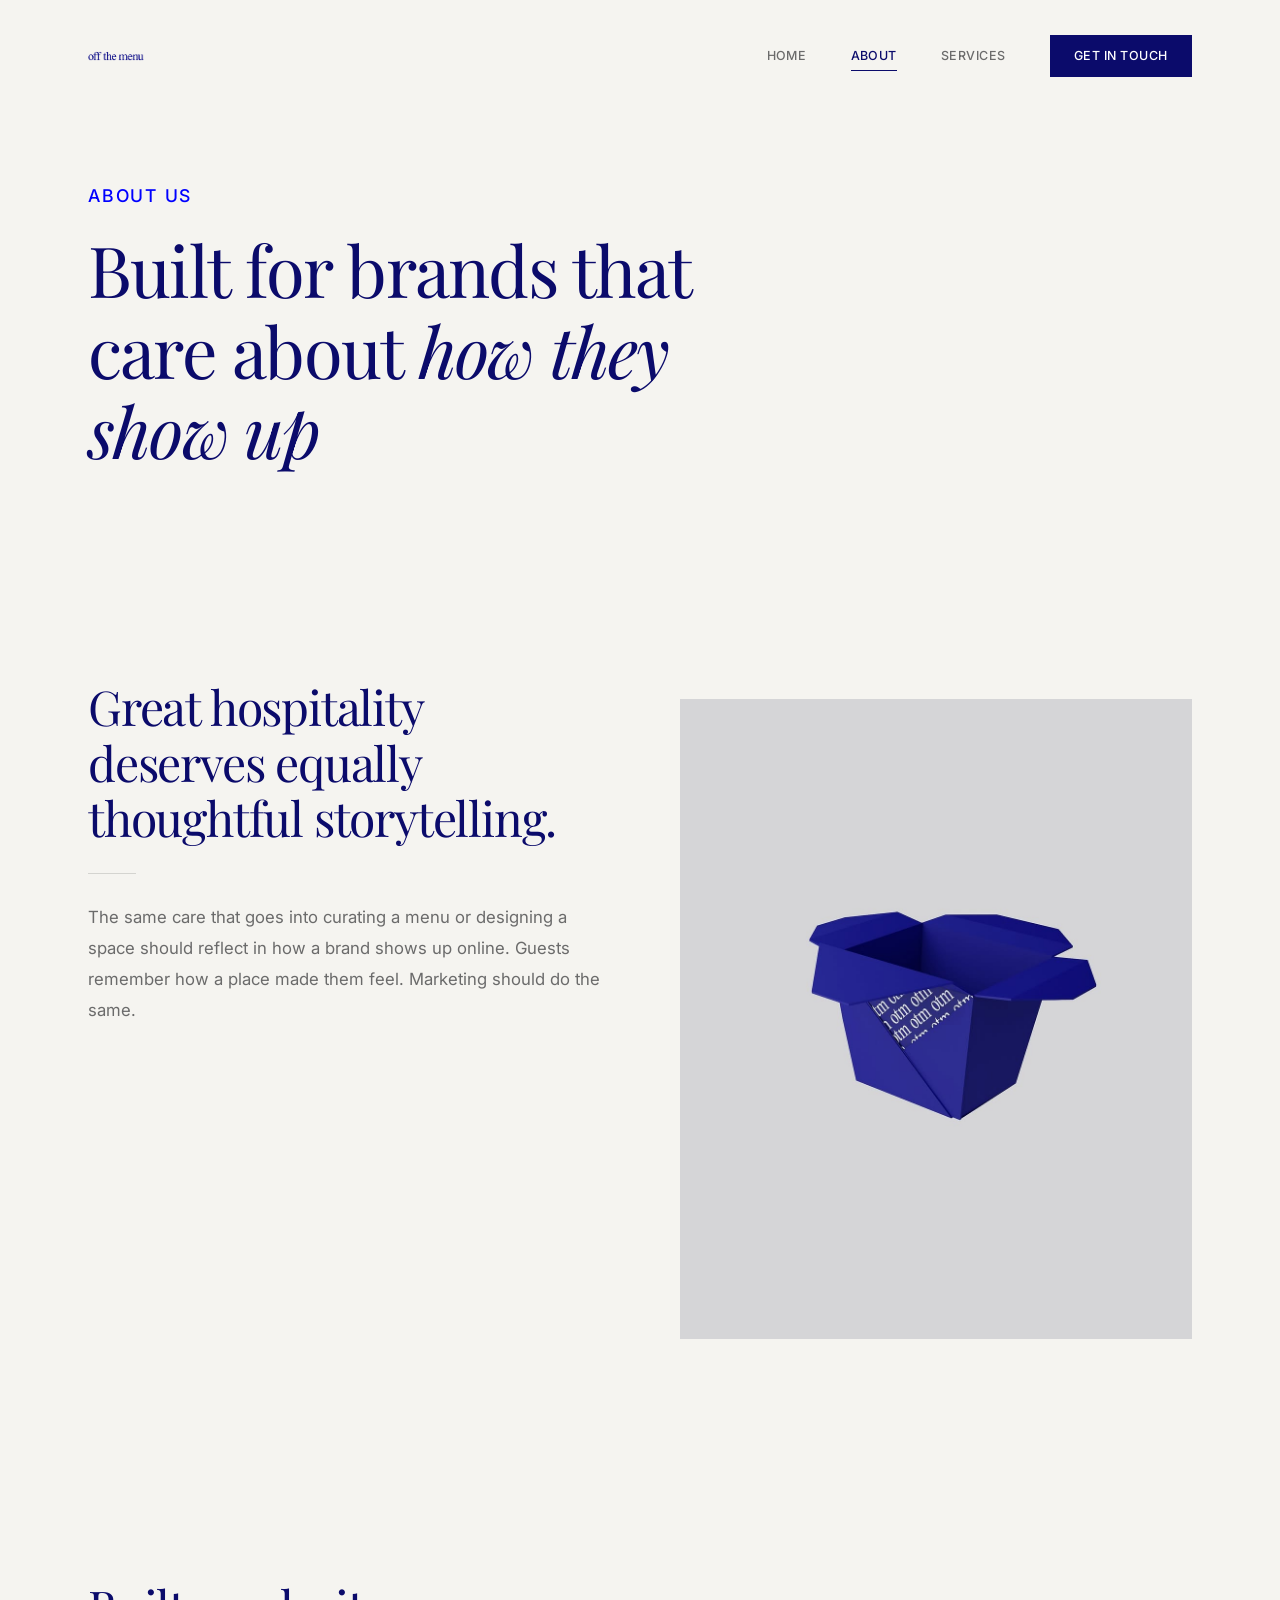
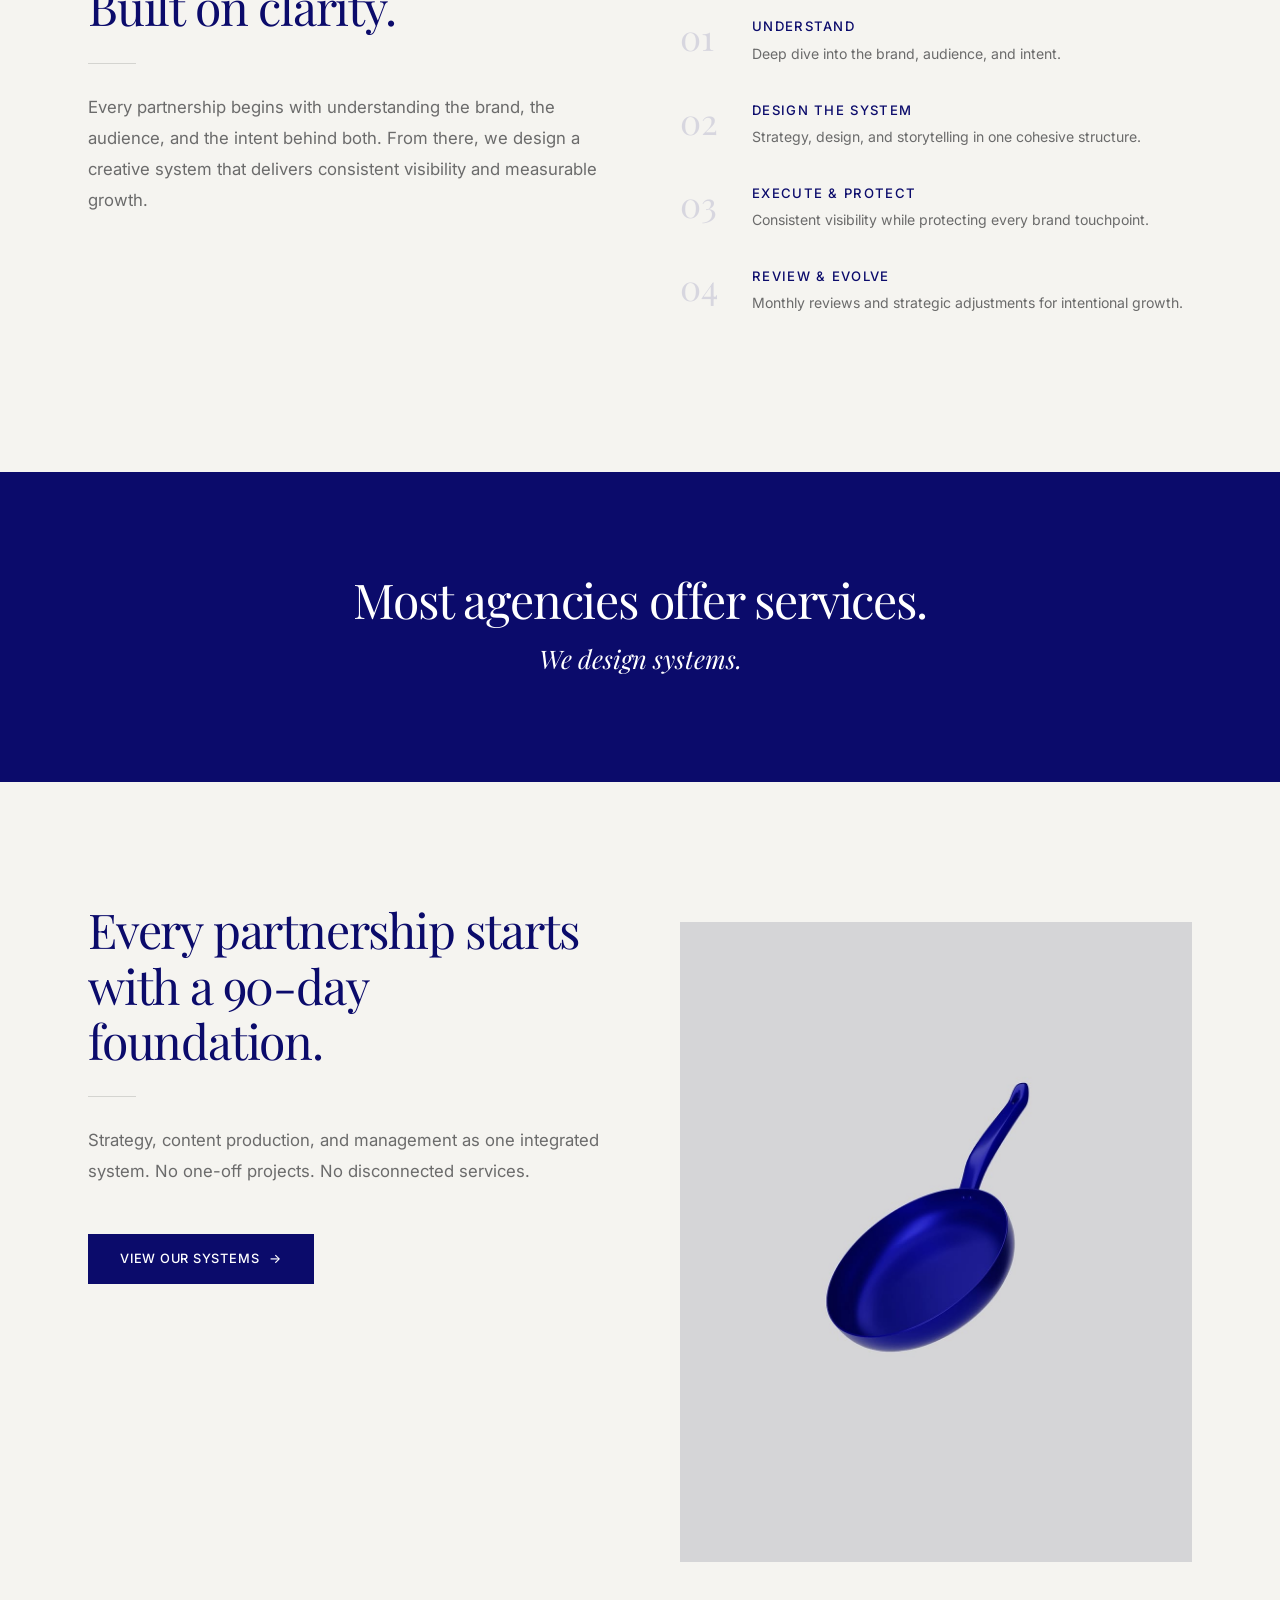
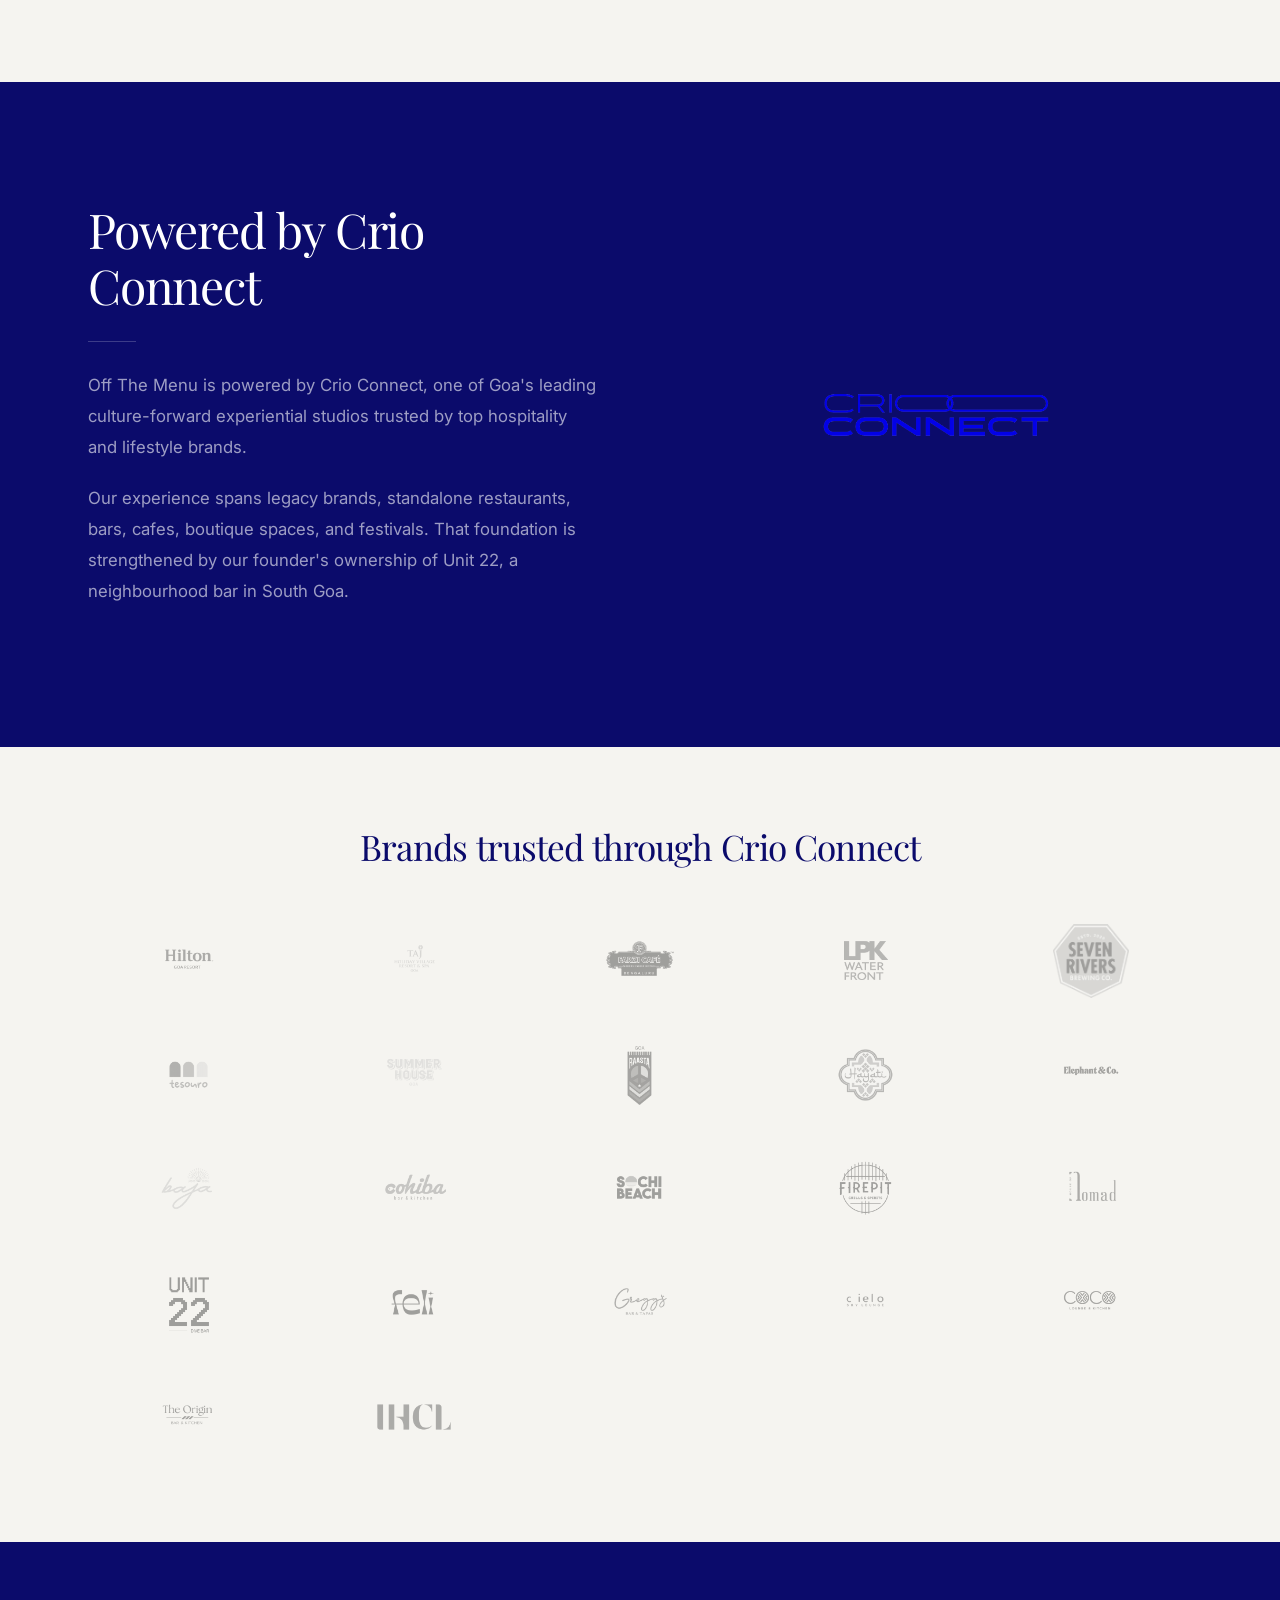
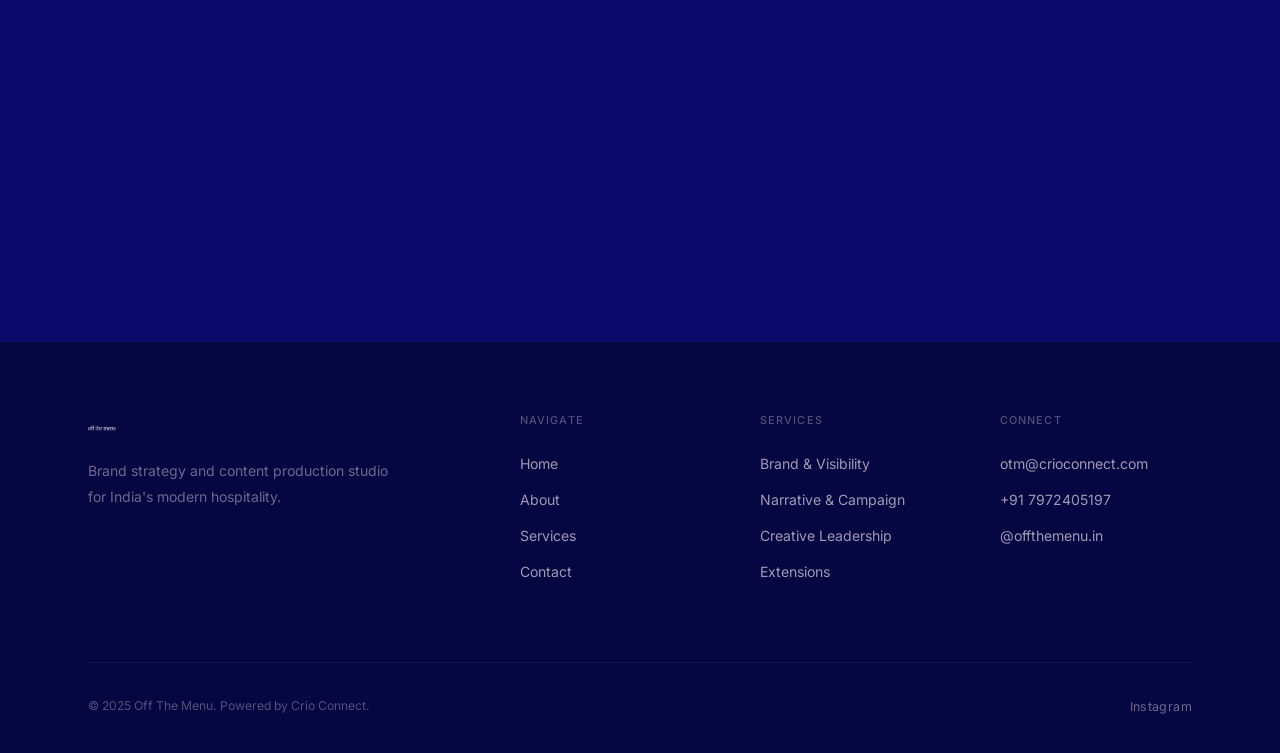
<file: about.html>
<!DOCTYPE html>
<html lang="en">
<head>
  <!-- Google tag (gtag.js) -->
  <script async src="https://www.googletagmanager.com/gtag/js?id=G-KPR5SHNLHE"></script>
  <script>
    window.dataLayer = window.dataLayer || [];
    function gtag(){dataLayer.push(arguments);}
    gtag('js', new Date());
    gtag('config', 'G-KPR5SHNLHE');
  </script>
  <meta charset="UTF-8">
  <meta name="viewport" content="width=device-width, initial-scale=1.0">
  <title>About - Off The Menu</title>
  <meta name="description" content="Learn about Off The Menu - a brand strategy and content production studio for India's modern hospitality, backed by Crio Connect.">
  <link rel="canonical" href="https://offthemenu.co.in/about.html">
  <!-- Open Graph -->
  <meta property="og:type" content="website">
  <meta property="og:url" content="https://offthemenu.co.in/about.html">
  <meta property="og:title" content="About - Off The Menu">
  <meta property="og:description" content="Learn about Off The Menu - a brand strategy and content production studio for India's modern hospitality, backed by Crio Connect.">
  <meta property="og:image" content="https://offthemenu.co.in/assets/logos/otm_wordmark_color.png">
  <meta property="og:site_name" content="Off The Menu">
  <!-- Twitter Card -->
  <meta name="twitter:card" content="summary_large_image">
  <meta name="twitter:title" content="About - Off The Menu">
  <meta name="twitter:description" content="Brand strategy and content production studio for India's modern hospitality, backed by Crio Connect.">
  <meta name="twitter:image" content="https://offthemenu.co.in/assets/logos/otm_wordmark_color.png">
  <link rel="icon" type="image/png" href="assets/logos/otm_monogram_color.png">
  <link rel="preconnect" href="https://fonts.googleapis.com">
  <link rel="preconnect" href="https://fonts.gstatic.com" crossorigin>
  <link href="https://fonts.googleapis.com/css2?family=Inter:wght@300;400;500;600&family=Playfair+Display:ital,wght@0,400;0,500;0,600;1,400;1,500&display=swap" rel="stylesheet">
  <link rel="stylesheet" href="css/styles.css">
</head>
<body>

  <!-- ========== NAVIGATION ========== -->
  <nav class="nav">
    <div class="container nav__inner">
      <a href="index.html" class="nav__logo">
        <img src="assets/logos/otm_wordmark_color.png" alt="Off The Menu">
      </a>
      <div class="nav__links">
        <a href="index.html" class="nav__link">Home</a>
        <a href="about.html" class="nav__link nav__link--active">About</a>
        <a href="services.html" class="nav__link">Services</a>
        <a href="contact.html" class="nav__cta">Get in Touch</a>
      </div>
      <div class="nav__hamburger">
        <span></span>
        <span></span>
        <span></span>
      </div>
    </div>
  </nav>

  <div class="nav__mobile">
    <a href="index.html">Home</a>
    <a href="about.html">About</a>
    <a href="services.html">Services</a>
    <a href="contact.html">Contact</a>
  </div>

  <!-- ========== PAGE HEADER ========== -->
  <section class="page-header">
    <div class="container">
      <p class="label">About Us</p>
      <h1>Built for brands that care about <em>how they show up</em></h1>
    </div>
  </section>

  <!-- ========== PHILOSOPHY ========== -->
  <section class="about" style="background: var(--cream);">
    <div class="container">
      <div class="about__grid">
        <div class="about__left reveal">
          <h2>Great hospitality deserves equally thoughtful storytelling.</h2>
          <div class="divider"></div>
          <p>The same care that goes into curating a menu or designing a space should reflect in how a brand shows up online. Guests remember how a place made them feel. Marketing should do the same.</p>
        </div>
        <div class="about__right reveal reveal--delay-2">
          <img src="assets/images/placeholder_1.jpg" alt="Off The Menu Philosophy" class="about__image">
        </div>
      </div>
    </div>
  </section>

  <!-- ========== APPROACH ========== -->
  <section class="how-we-work">
    <div class="container">
      <div class="how-we-work__grid">
        <div class="reveal">
          <h2>Built on clarity.</h2>
          <div class="divider"></div>
          <p>Every partnership begins with understanding the brand, the audience, and the intent behind both. From there, we design a creative system that delivers consistent visibility and measurable growth.</p>
        </div>
        <div class="reveal reveal--delay-1">
          <div class="how-we-work__steps">
            <div class="step">
              <div class="step__number">01</div>
              <div>
                <h4>Understand</h4>
                <p>Deep dive into the brand, audience, and intent.</p>
              </div>
            </div>
            <div class="step">
              <div class="step__number">02</div>
              <div>
                <h4>Design the System</h4>
                <p>Strategy, design, and storytelling in one cohesive structure.</p>
              </div>
            </div>
            <div class="step">
              <div class="step__number">03</div>
              <div>
                <h4>Execute & Protect</h4>
                <p>Consistent visibility while protecting every brand touchpoint.</p>
              </div>
            </div>
            <div class="step">
              <div class="step__number">04</div>
              <div>
                <h4>Review & Evolve</h4>
                <p>Monthly reviews and strategic adjustments for intentional growth.</p>
              </div>
            </div>
          </div>
        </div>
      </div>
    </div>
  </section>

  <!-- ========== WHAT MAKES US DIFFERENT ========== -->
  <section class="difference">
    <div class="container reveal">
      <h2>Most agencies offer services.</h2>
      <p>We design systems.</p>
    </div>
  </section>

  <!-- ========== HOW WE WORK ========== -->
  <section class="about" style="background: var(--cream);">
    <div class="container">
      <div class="about__grid">
        <div class="about__left reveal">
          <h2>Every partnership starts with a 90-day foundation.</h2>
          <div class="divider"></div>
          <p>Strategy, content production, and management as one integrated system. No one-off projects. No disconnected services.</p>
          <br>
          <a href="services.html" class="btn btn--primary">
            View Our Systems
            <span class="btn__arrow">&rarr;</span>
          </a>
        </div>
        <div class="about__right reveal reveal--delay-2">
          <img src="assets/images/placeholder_2.jpg" alt="How we work" class="about__image">
        </div>
      </div>
    </div>
  </section>

  <!-- ========== BACKED BY ========== -->
  <section class="backed-by">
    <div class="container">
      <div class="backed-by__inner">
        <div class="reveal">
          <h2>Powered by Crio Connect</h2>
          <div class="divider divider--light"></div>
          <p>Off The Menu is powered by Crio Connect, one of Goa's leading culture-forward experiential studios trusted by top hospitality and lifestyle brands.</p>
          <p>Our experience spans legacy brands, standalone restaurants, bars, cafes, boutique spaces, and festivals. That foundation is strengthened by our founder's ownership of Unit 22, a neighbourhood bar in South Goa.</p>
        </div>
        <div class="backed-by__right reveal reveal--delay-2">
          <img src="assets/logos/crio_connect_blue.png" alt="Crio Connect" class="backed-by__crio-logo">
        </div>
      </div>
    </div>
  </section>

  <!-- ========== PARTNERS ========== -->
  <section class="partners">
    <div class="container">
      <div class="partners__header reveal">
        <h2>Brands trusted through Crio Connect</h2>
      </div>
      <div class="partners__grid reveal">
        <img src="assets/partners/Hilton.png" alt="Hilton" class="partners__logo">
        <img src="assets/partners/Taj_Holliday_Village.png" alt="Taj Holiday Village" class="partners__logo">
        <img src="assets/partners/Farzi_Cafe.png" alt="Farzi Cafe" class="partners__logo">
        <img src="assets/partners/LPK.png" alt="LPK" class="partners__logo">
        <img src="assets/partners/Seven_Rivers.png" alt="Seven Rivers" class="partners__logo">
        <img src="assets/partners/Tesouro.png" alt="Tesouro" class="partners__logo">
        <img src="assets/partners/Summer_House.png" alt="Summer House" class="partners__logo">
        <img src="assets/partners/Raasta_Goa.png" alt="Raasta Goa" class="partners__logo">
        <img src="assets/partners/Hayati.png" alt="Hayati" class="partners__logo">
        <img src="assets/partners/Elephant_n_Co.png" alt="Elephant & Co" class="partners__logo">
        <img src="assets/partners/Baja.png" alt="Baja" class="partners__logo">
        <img src="assets/partners/Cohiba.png" alt="Cohiba" class="partners__logo">
        <img src="assets/partners/Sochi_Beach.png" alt="Sochi Beach" class="partners__logo">
        <img src="assets/partners/Firepit.png" alt="Firepit" class="partners__logo">
        <img src="assets/partners/House_of_Nomad.png" alt="House of Nomad" class="partners__logo">
        <img src="assets/partners/Unit_22.png" alt="Unit 22" class="partners__logo">
        <img src="assets/partners/Feli_Tavern.png" alt="Feli Tavern" class="partners__logo">
        <img src="assets/partners/Gregg's.png" alt="Gregg's" class="partners__logo">
        <img src="assets/partners/Cielo_Sky_Lounge_logo_design.png" alt="Cielo Sky Lounge" class="partners__logo">
        <img src="assets/partners/Coco_Lounge_n_Kitchen.png" alt="Coco Lounge & Kitchen" class="partners__logo">
        <img src="assets/partners/The_Origin.png" alt="The Origin" class="partners__logo">
        <img src="assets/partners/converted_hd.png" alt="Partner" class="partners__logo">
      </div>
    </div>
  </section>

  <!-- ========== CTA ========== -->
  <section class="cta">
    <div class="container reveal">
      <h2>We work with brands that value clarity.</h2>
      <p>Let's see if we're the right fit.</p>
      <a href="contact.html" class="btn btn--white">
        Start a Conversation
        <span class="btn__arrow">&rarr;</span>
      </a>
    </div>
  </section>

  <!-- ========== FOOTER ========== -->
  <footer class="footer">
    <div class="container">
      <div class="footer__inner">
        <div class="footer__brand">
          <img src="assets/logos/otm_wordmark_white.png" alt="Off The Menu" class="footer__logo">
          <p>Brand strategy and content production studio for India's modern hospitality.</p>
        </div>
        <div>
          <h4>Navigate</h4>
          <div class="footer__links">
            <a href="index.html">Home</a>
            <a href="about.html">About</a>
            <a href="services.html">Services</a>
            <a href="contact.html">Contact</a>
          </div>
        </div>
        <div>
          <h4>Services</h4>
          <div class="footer__links">
            <a href="services.html">Brand & Visibility</a>
            <a href="services.html">Narrative & Campaign</a>
            <a href="services.html">Creative Leadership</a>
            <a href="services.html">Extensions</a>
          </div>
        </div>
        <div>
          <h4>Connect</h4>
          <div class="footer__links">
            <a href="mailto:otm@crioconnect.com">otm@crioconnect.com</a>
            <a href="tel:+917972405197">+91 7972405197</a>
            <a href="https://instagram.com/offthemenu.in" target="_blank" rel="noopener">@offthemenu.in</a>
          </div>
        </div>
      </div>
      <div class="footer__bottom">
        <p>&copy; 2025 Off The Menu. Powered by Crio Connect.</p>
        <div class="footer__social">
          <a href="https://instagram.com/offthemenu.in" target="_blank" rel="noopener">Instagram</a>
        </div>
      </div>
    </div>
  </footer>

  <script src="js/main.js"></script>
</body>
</html>
</file>
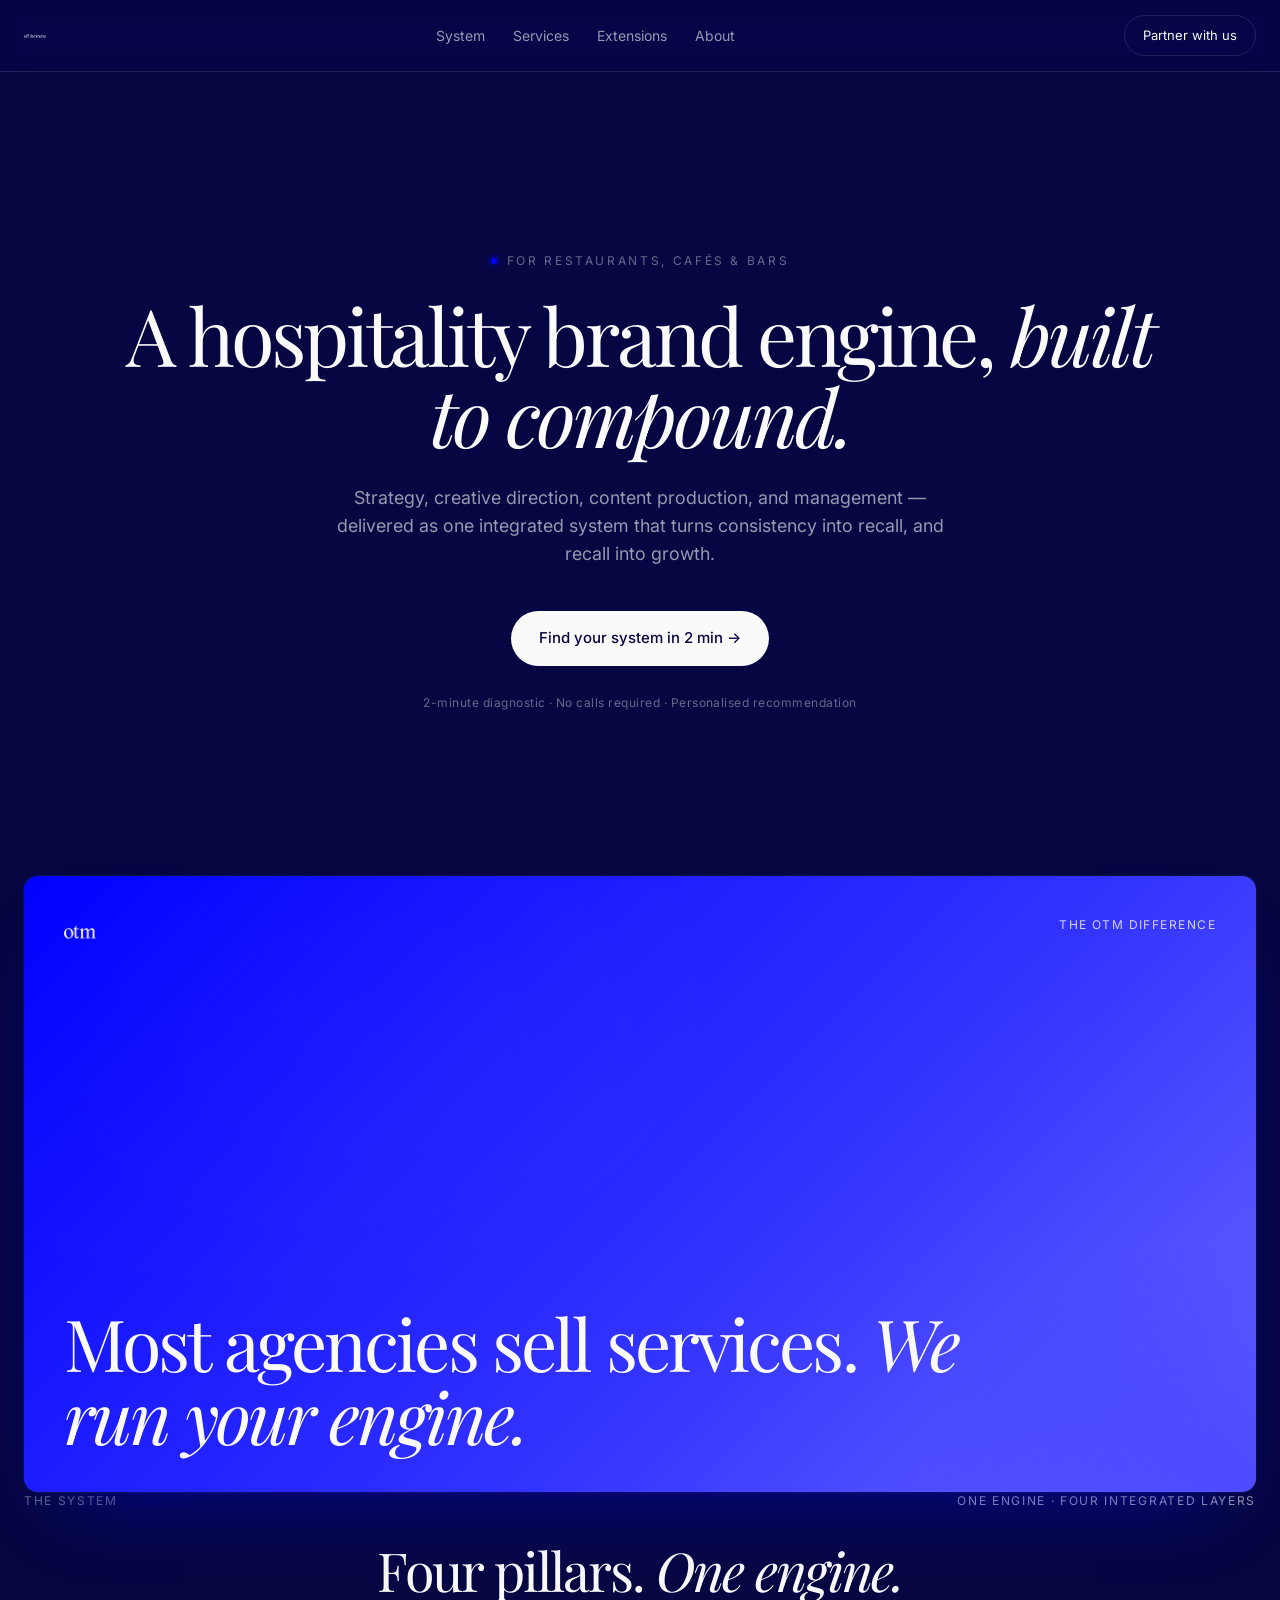
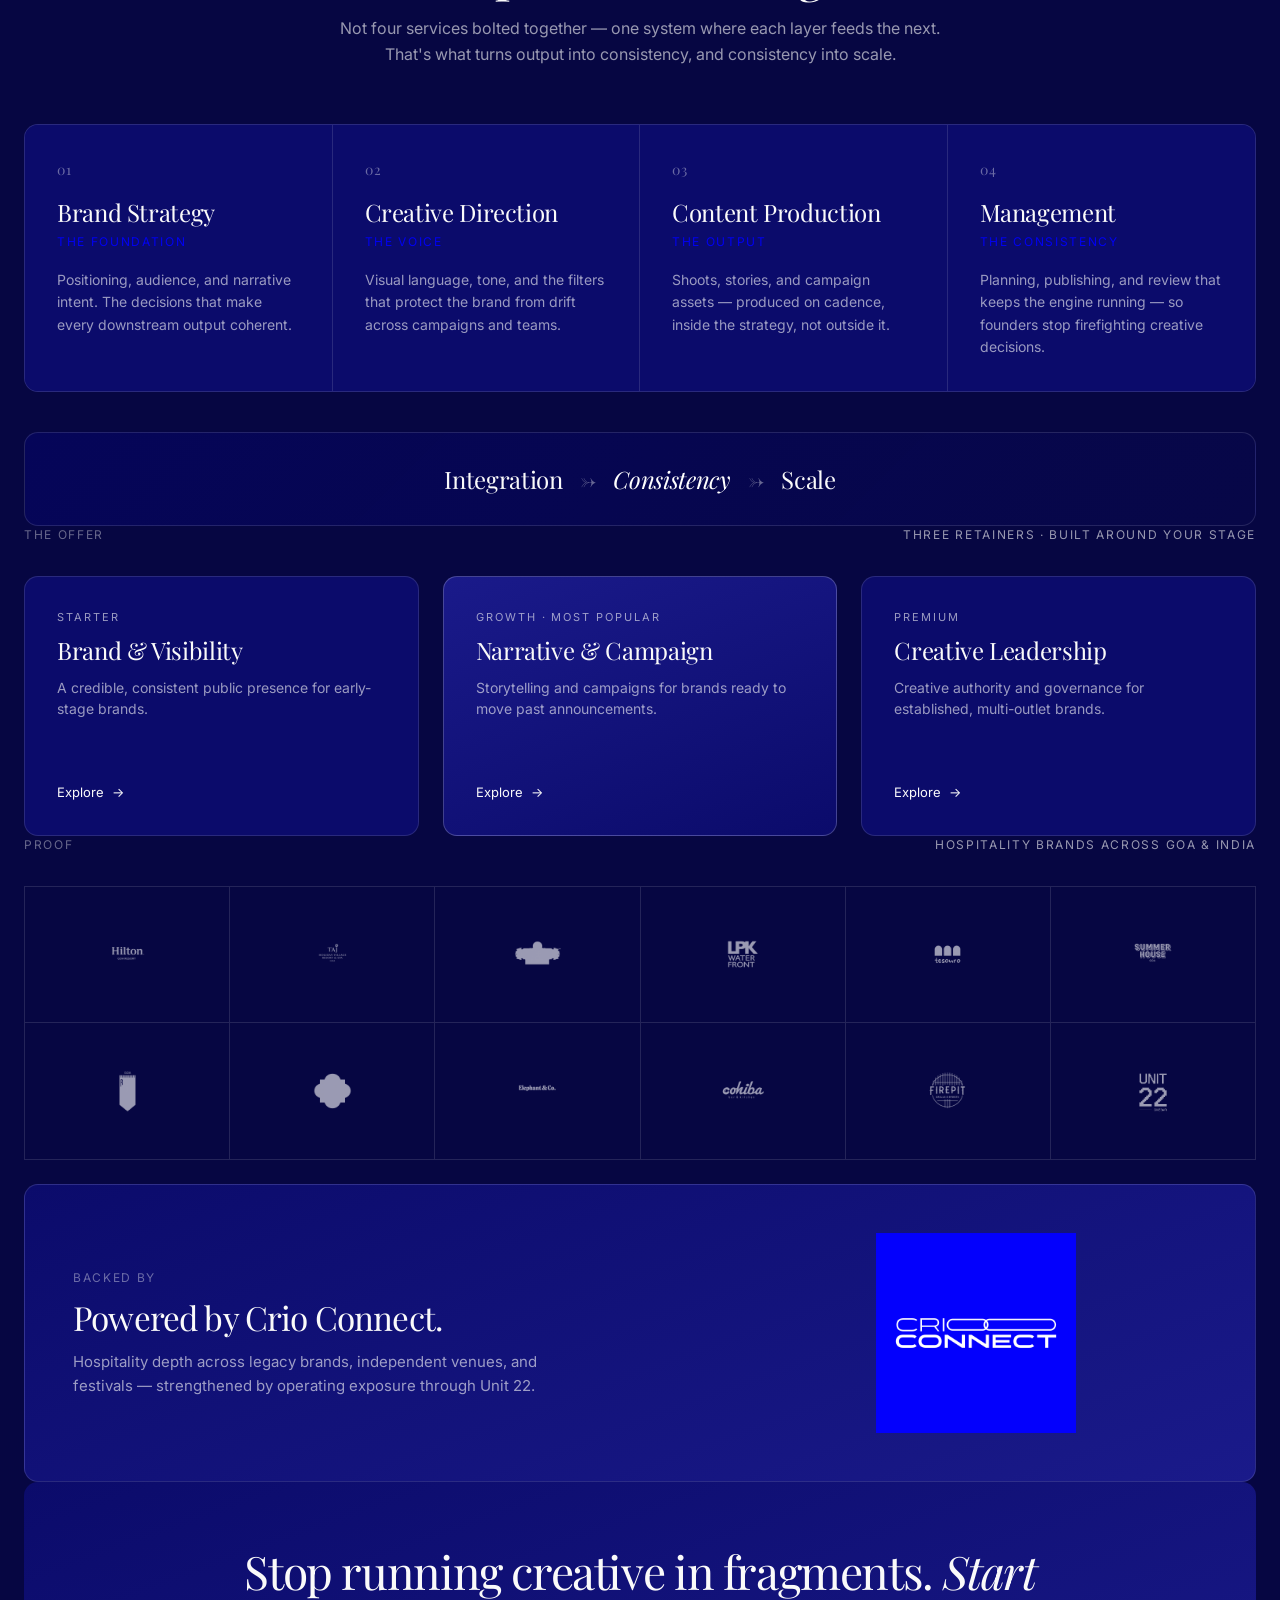
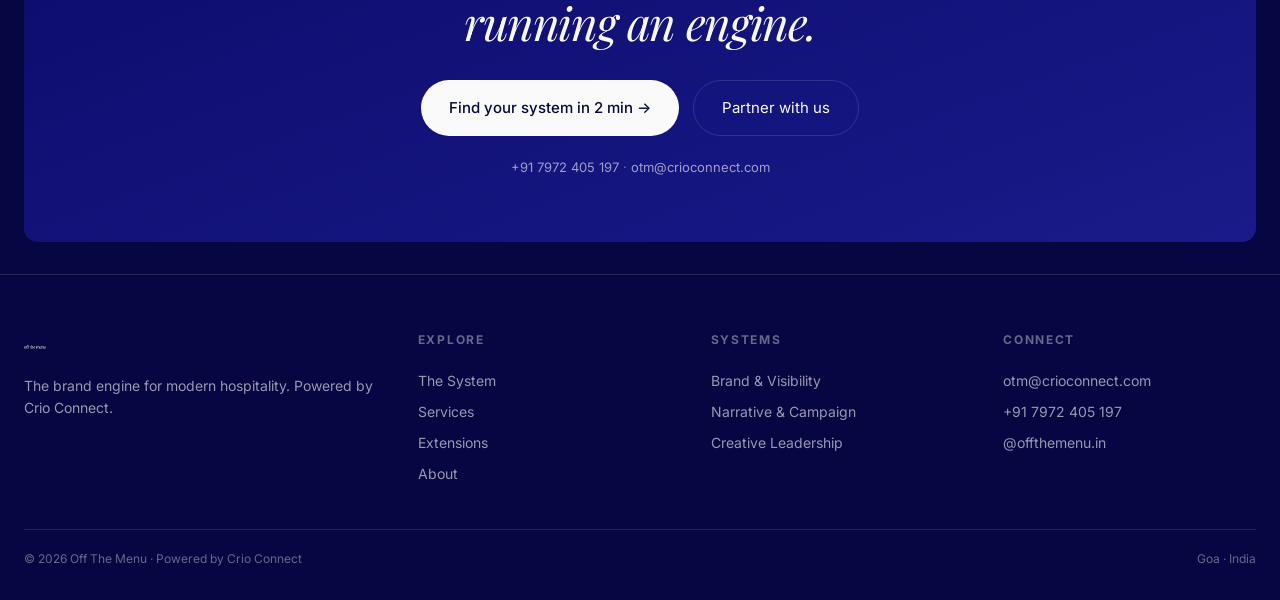
<file: bold-clone.html>
<!DOCTYPE html>
<html lang="en">
<head>
<meta charset="UTF-8" />
<meta name="viewport" content="width=device-width, initial-scale=1.0" />
<title>Off The Menu — The Brand Engine for Modern Hospitality</title>
<meta name="description" content="An integrated brand and content engine — strategy, creative direction, content production, and management — built for restaurants, cafés, and bars." />
<link rel="icon" type="image/png" href="assets/logos/otm_monogram_color.png">
<link rel="preconnect" href="https://fonts.googleapis.com">
<link rel="preconnect" href="https://fonts.gstatic.com" crossorigin>
<link href="https://fonts.googleapis.com/css2?family=Inter:wght@300;400;500;600&family=Playfair+Display:ital,wght@0,400;0,500;0,600;1,400;1,500&display=swap" rel="stylesheet">
<style>
  :root{
    --bg:#060642;--bg-elev:#0B0B6B;--bg-soft:#1a1a8a;
    --text:#fafafa;--text-60:rgba(250,250,250,.6);--text-40:rgba(250,250,250,.4);
    --accent:#0000FF;--border:rgba(250,250,250,.12);
    --header-h:72px;--margin:24px;--gap:24px;--radius:14px;
  }
  @media (max-width:767px){:root{--margin:16px;--gap:16px}}
  *{box-sizing:border-box;margin:0;padding:0;-webkit-tap-highlight-color:transparent}
  html,body{background:var(--bg);color:var(--text);font-family:'Inter',system-ui,sans-serif;-webkit-font-smoothing:antialiased;line-height:1.5;scroll-behavior:smooth}
  a{color:inherit;text-decoration:none}
  img{display:block;max-width:100%}

  /* NAV */
  .nav{position:fixed;top:0;left:0;right:0;height:var(--header-h);padding:0 var(--margin);display:flex;align-items:center;justify-content:space-between;background:rgba(6,6,66,.72);backdrop-filter:saturate(140%) blur(14px);-webkit-backdrop-filter:saturate(140%) blur(14px);border-bottom:1px solid var(--border);z-index:50}
  .logo img{height:22px;width:auto;filter:brightness(0) invert(1)}
  .nav-links{display:flex;gap:28px;font-size:14px;color:var(--text-60)}
  .nav-links a:hover{color:var(--text)}
  .nav-cta{padding:10px 18px;border:1px solid var(--border);border-radius:999px;font-size:13px;transition:background .2s,border-color .2s}
  .nav-cta:hover{background:rgba(250,250,250,.06);border-color:var(--text-40)}
  @media (max-width:767px){.nav-links{display:none}}

  main{padding-top:calc(var(--header-h) + 56px)}
  .wrap{max-width:1280px;margin:0 auto;padding:0 var(--margin)}
  section{margin-bottom:88px}
  @media (min-width:768px){section{margin-bottom:120px}}

  .section-label{display:flex;justify-content:space-between;align-items:baseline;margin-bottom:32px;font-size:12px;text-transform:uppercase;letter-spacing:0.14em;color:var(--text-40);gap:24px;flex-wrap:wrap}
  .section-label span:last-child{color:var(--text-60)}

  /* HOOK — HERO */
  .hero{padding:32px 0 72px;text-align:center;display:flex;flex-direction:column;align-items:center;min-height:calc(100vh - var(--header-h) - 80px);justify-content:center}
  .hero-eyebrow{font-size:12px;text-transform:uppercase;letter-spacing:0.22em;color:var(--text-40);margin-bottom:24px;display:inline-flex;align-items:center;gap:10px}
  .hero-eyebrow::before{content:"";width:6px;height:6px;border-radius:50%;background:var(--accent);box-shadow:0 0 0 4px rgba(0,0,255,.18)}
  .hero h1{font-family:'Playfair Display',serif;font-weight:300;font-size:clamp(40px,6.2vw,84px);line-height:1.02;letter-spacing:-0.04em;max-width:1100px;margin:0 auto}
  .hero h1 em{font-style:italic;font-weight:400}
  .hero-lead{margin-top:28px;color:var(--text-60);font-size:clamp(16px,1.4vw,19px);max-width:640px;line-height:1.55}
  .hero-actions{display:flex;gap:14px;justify-content:center;margin-top:44px;flex-wrap:wrap}
  .btn-primary{background:var(--text);color:var(--bg);padding:16px 28px;border-radius:999px;font-size:15px;font-weight:500;display:inline-flex;align-items:center;gap:10px;transition:transform .2s,opacity .2s}
  .btn-primary:hover{transform:translateY(-1px);opacity:.92}
  .btn-ghost{padding:16px 28px;border-radius:999px;font-size:15px;border:1px solid var(--border);color:var(--text);transition:background .2s,border-color .2s;display:inline-flex;align-items:center;gap:10px}
  .btn-ghost:hover{background:rgba(250,250,250,.06);border-color:var(--text-40)}
  .hero-assurance{margin-top:28px;font-size:12px;color:var(--text-40);letter-spacing:0.04em}

  /* CONTEXT — FEATURE CARD */
  .feature{position:relative;border-radius:var(--radius);overflow:hidden;background:linear-gradient(135deg,var(--accent),#3333ff 60%,#6666ff);aspect-ratio:16/8;display:flex;align-items:flex-end;padding:40px;box-shadow:0 40px 80px -40px rgba(0,0,255,.45),0 0 0 1px rgba(250,250,250,.04)}
  .feature::before{content:"";position:absolute;inset:0;pointer-events:none;background:radial-gradient(60% 80% at 20% 20%,rgba(255,255,255,.18),transparent 60%),radial-gradient(40% 60% at 100% 100%,rgba(0,0,0,.25),transparent 70%);mix-blend-mode:overlay}
  .feature-mark{position:absolute;top:40px;left:40px}
  .feature-mark img{height:32px;width:auto}
  .feature-tag{position:absolute;top:40px;right:40px;font-size:12px;text-transform:uppercase;letter-spacing:0.12em;color:rgba(250,250,250,.8)}
  .feature h2{font-family:'Playfair Display',serif;font-weight:300;font-size:clamp(34px,5.6vw,76px);line-height:1.02;letter-spacing:-0.04em;max-width:1000px;position:relative}
  .feature h2 em{font-style:italic;font-weight:400}
  @media (max-width:767px){.feature{aspect-ratio:4/5;padding:24px}.feature-mark,.feature-tag{top:24px;left:24px;right:auto}.feature-tag{right:24px;left:auto}}

  /* SYSTEM — 4 PILLARS */
  .pillars-header{text-align:center;margin-bottom:56px}
  .pillars-header h2{font-family:'Playfair Display',serif;font-weight:300;font-size:clamp(32px,4.2vw,56px);line-height:1.05;letter-spacing:-0.035em;max-width:900px;margin:0 auto}
  .pillars-header h2 em{font-style:italic;font-weight:400}
  .pillars-header p{margin-top:18px;color:var(--text-60);font-size:16px;max-width:640px;margin-left:auto;margin-right:auto;line-height:1.6}

  .pillars{position:relative;display:grid;grid-template-columns:1fr;gap:var(--gap)}
  @media (min-width:768px){.pillars{grid-template-columns:repeat(4,1fr);gap:0;border:1px solid var(--border);border-radius:var(--radius);overflow:hidden;background:var(--bg-elev)}}
  .pillar{padding:32px;border:1px solid var(--border);border-radius:var(--radius);background:var(--bg-elev);transition:background .3s}
  @media (min-width:768px){.pillar{border:0;border-right:1px solid var(--border);border-radius:0}.pillar:last-child{border-right:0}}
  .pillar:hover{background:var(--bg-soft)}
  .pillar .num{font-family:'Playfair Display',serif;font-size:14px;color:var(--text-40);letter-spacing:0.08em}
  .pillar h3{font-family:'Playfair Display',serif;font-weight:400;font-size:24px;line-height:1.1;letter-spacing:-0.015em;margin-top:18px}
  .pillar .role{display:block;margin-top:8px;font-size:12px;text-transform:uppercase;letter-spacing:0.14em;color:var(--accent);opacity:.9}
  .pillar p{color:var(--text-60);font-size:14px;margin-top:18px;line-height:1.6}
  .pillar-arrow{display:none;position:absolute;top:50%;width:1px;height:1px;z-index:2}

  .pillars-foot{margin-top:40px;padding:28px;border-radius:var(--radius);background:linear-gradient(135deg,rgba(0,0,255,.12),rgba(26,26,138,.08));border:1px solid var(--border);text-align:center;font-family:'Playfair Display',serif;font-size:clamp(18px,2vw,24px);font-weight:300;letter-spacing:-0.015em;color:var(--text)}
  .pillars-foot strong{font-weight:400;font-style:italic;color:#fff}
  .pillars-foot .arrow{color:var(--text-40);margin:0 12px}

  /* OFFER — SYSTEMS */
  .systems{display:grid;grid-template-columns:1fr;gap:var(--gap)}
  @media (min-width:768px){.systems{grid-template-columns:repeat(3,1fr)}}
  .system-card{border-radius:var(--radius);border:1px solid var(--border);background:var(--bg-elev);padding:32px;display:flex;flex-direction:column;min-height:260px;transition:transform .3s,border-color .3s}
  .system-card:hover{transform:translateY(-4px);border-color:var(--text-40)}
  .system-card.featured{background:linear-gradient(160deg,var(--bg-soft),var(--bg-elev));border-color:rgba(250,250,250,.22)}
  .system-card .tier{font-size:11px;text-transform:uppercase;letter-spacing:0.18em;color:var(--text-60)}
  .system-card h3{font-family:'Playfair Display',serif;font-weight:400;font-size:24px;line-height:1.15;letter-spacing:-0.015em;margin-top:12px}
  .system-card .audience{color:var(--text-60);font-size:14px;margin-top:12px;line-height:1.55}
  .system-card .more{margin-top:auto;padding-top:28px;font-size:13px;display:inline-flex;align-items:center;gap:8px;color:var(--text)}
  .system-card .more::after{content:"→";transition:transform .2s}
  .system-card:hover .more::after{transform:translateX(4px)}

  /* PROOF — CLIENTS + CRIO */
  .clients{display:grid;grid-template-columns:repeat(3,1fr);border-top:1px solid var(--border);border-left:1px solid var(--border);margin-bottom:var(--gap)}
  @media (min-width:640px){.clients{grid-template-columns:repeat(4,1fr)}}
  @media (min-width:1024px){.clients{grid-template-columns:repeat(6,1fr)}}
  .client{aspect-ratio:3/2;display:flex;align-items:center;justify-content:center;border-right:1px solid var(--border);border-bottom:1px solid var(--border);padding:18px;transition:background .25s}
  .client:hover{background:rgba(250,250,250,.03)}
  .client img{max-width:70%;max-height:50%;width:auto;height:auto;object-fit:contain;filter:brightness(0) invert(1);opacity:.6;transition:opacity .25s}
  .client:hover img{opacity:1}

  .crio{display:grid;grid-template-columns:1fr;gap:var(--gap);align-items:center;border-radius:var(--radius);padding:40px;background:linear-gradient(160deg,var(--bg-elev),var(--bg-soft));border:1px solid var(--border)}
  @media (min-width:768px){.crio{grid-template-columns:1.4fr 1fr;padding:48px}}
  .crio .col-label{font-size:12px;text-transform:uppercase;letter-spacing:0.14em;color:var(--text-40);margin-bottom:12px}
  .crio h3{font-family:'Playfair Display',serif;font-weight:300;font-size:clamp(24px,2.6vw,34px);line-height:1.1;letter-spacing:-0.025em;margin-bottom:14px}
  .crio p{color:var(--text-60);font-size:15px;line-height:1.6;max-width:54ch}
  .crio-logo{display:flex;align-items:center;justify-content:center}
  .crio-logo img{max-width:200px;width:100%;height:auto}

  /* ACTION — CTA */
  .cta{background:linear-gradient(160deg,var(--bg-elev),var(--bg-soft));border-radius:var(--radius);padding:64px var(--margin);text-align:center}
  .cta h2{font-family:'Playfair Display',serif;font-weight:300;font-size:clamp(30px,3.6vw,48px);line-height:1.1;letter-spacing:-0.03em;max-width:860px;margin:0 auto}
  .cta h2 em{font-style:italic;font-weight:400}
  .cta-actions{display:flex;gap:14px;justify-content:center;margin-top:32px;flex-wrap:wrap}
  .cta-contact{margin-top:22px;font-size:13px;color:var(--text-40)}
  .cta-contact a{color:var(--text-60)}

  /* FOOTER */
  footer{border-top:1px solid var(--border);padding:56px var(--margin) 32px;margin-top:32px}
  .foot-grid{max-width:1280px;margin:0 auto;display:grid;grid-template-columns:1fr;gap:40px}
  @media (min-width:768px){.foot-grid{grid-template-columns:1.4fr 1fr 1fr 1fr}}
  .foot h5{font-size:12px;text-transform:uppercase;letter-spacing:0.14em;color:var(--text-40);margin-bottom:16px}
  .foot a{display:block;padding:5px 0;color:var(--text-60);font-size:14px}
  .foot a:hover{color:var(--text)}
  .foot-brand p{color:var(--text-60);max-width:360px;margin-top:12px;font-size:14px;line-height:1.6}
  .foot-bottom{max-width:1280px;margin:40px auto 0;padding-top:20px;border-top:1px solid var(--border);display:flex;justify-content:space-between;color:var(--text-40);font-size:12px;flex-wrap:wrap;gap:12px}

  ::selection{background:var(--accent);color:#fff}
</style>
</head>
<body>

<header class="nav">
  <a href="bold-clone.html" class="logo"><img src="assets/logos/otm_wordmark_white.png" alt="Off The Menu" /></a>
  <nav class="nav-links">
    <a href="#system">System</a>
    <a href="services.html">Services</a>
    <a href="extensions.html">Extensions</a>
    <a href="about.html">About</a>
  </nav>
  <a href="contact.html" class="nav-cta">Partner with us</a>
</header>

<main>

  <!-- HOOK — HERO -->
  <section class="hero wrap">
    <span class="hero-eyebrow">For restaurants, cafés &amp; bars</span>
    <h1>A hospitality brand engine, <em>built to compound.</em></h1>
    <p class="hero-lead">Strategy, creative direction, content production, and management — delivered as one integrated system that turns consistency into recall, and recall into growth.</p>
    <div class="hero-actions">
      <a href="conversation.html" class="btn-primary">Find your system in 2 min →</a>
    </div>
    <p class="hero-assurance">2-minute diagnostic · No calls required · Personalised recommendation</p>
  </section>

  <!-- CONTEXT — FEATURE CARD -->
  <section class="wrap">
    <div class="feature">
      <div class="feature-mark"><img src="assets/logos/otm_monogram_white.png" alt="Off The Menu"/></div>
      <div class="feature-tag">The OTM Difference</div>
      <h2>Most agencies sell services. <em>We run your engine.</em></h2>
    </div>
  </section>

  <!-- SYSTEM — 4 PILLARS -->
  <section class="wrap" id="system">
    <div class="section-label"><span>The System</span><span>One engine · Four integrated layers</span></div>
    <div class="pillars-header">
      <h2>Four pillars. <em>One engine.</em></h2>
      <p>Not four services bolted together — one system where each layer feeds the next. That's what turns output into consistency, and consistency into scale.</p>
    </div>
    <div class="pillars">
      <article class="pillar">
        <span class="num">01</span>
        <h3>Brand Strategy</h3>
        <span class="role">The foundation</span>
        <p>Positioning, audience, and narrative intent. The decisions that make every downstream output coherent.</p>
      </article>
      <article class="pillar">
        <span class="num">02</span>
        <h3>Creative Direction</h3>
        <span class="role">The voice</span>
        <p>Visual language, tone, and the filters that protect the brand from drift across campaigns and teams.</p>
      </article>
      <article class="pillar">
        <span class="num">03</span>
        <h3>Content Production</h3>
        <span class="role">The output</span>
        <p>Shoots, stories, and campaign assets — produced on cadence, inside the strategy, not outside it.</p>
      </article>
      <article class="pillar">
        <span class="num">04</span>
        <h3>Management</h3>
        <span class="role">The consistency</span>
        <p>Planning, publishing, and review that keeps the engine running — so founders stop firefighting creative decisions.</p>
      </article>
    </div>
    <div class="pillars-foot">
      Integration <span class="arrow">→</span> <strong>Consistency</strong> <span class="arrow">→</span> Scale
    </div>
  </section>

  <!-- OFFER — SYSTEMS -->
  <section class="wrap" id="offer">
    <div class="section-label"><span>The Offer</span><span>Three retainers · Built around your stage</span></div>
    <div class="systems">
      <a href="services.html#starter" class="system-card">
        <span class="tier">Starter</span>
        <h3>Brand &amp; Visibility</h3>
        <p class="audience">A credible, consistent public presence for early-stage brands.</p>
        <span class="more">Explore</span>
      </a>
      <a href="services.html#growth" class="system-card featured">
        <span class="tier">Growth · Most popular</span>
        <h3>Narrative &amp; Campaign</h3>
        <p class="audience">Storytelling and campaigns for brands ready to move past announcements.</p>
        <span class="more">Explore</span>
      </a>
      <a href="services.html#premium" class="system-card">
        <span class="tier">Premium</span>
        <h3>Creative Leadership</h3>
        <p class="audience">Creative authority and governance for established, multi-outlet brands.</p>
        <span class="more">Explore</span>
      </a>
    </div>
  </section>

  <!-- PROOF — CLIENTS + CRIO -->
  <section class="wrap">
    <div class="section-label"><span>Proof</span><span>Hospitality brands across Goa &amp; India</span></div>
    <div class="clients">
      <div class="client"><img src="assets/partners/Hilton.png" alt="Hilton"/></div>
      <div class="client"><img src="assets/partners/Taj_Holliday_Village.png" alt="Taj Holiday Village"/></div>
      <div class="client"><img src="assets/partners/Farzi_Cafe.png" alt="Farzi Cafe"/></div>
      <div class="client"><img src="assets/partners/LPK.png" alt="LPK"/></div>
      <div class="client"><img src="assets/partners/Tesouro.png" alt="Tesouro"/></div>
      <div class="client"><img src="assets/partners/Summer_House.png" alt="Summer House"/></div>
      <div class="client"><img src="assets/partners/Raasta_Goa.png" alt="Raasta Goa"/></div>
      <div class="client"><img src="assets/partners/Hayati.png" alt="Hayati"/></div>
      <div class="client"><img src="assets/partners/Elephant_n_Co.png" alt="Elephant &amp; Co"/></div>
      <div class="client"><img src="assets/partners/Cohiba.png" alt="Cohiba"/></div>
      <div class="client"><img src="assets/partners/Firepit.png" alt="Firepit"/></div>
      <div class="client"><img src="assets/partners/Unit_22.png" alt="Unit 22"/></div>
    </div>
    <div class="crio">
      <div>
        <p class="col-label">Backed by</p>
        <h3>Powered by Crio Connect.</h3>
        <p>Hospitality depth across legacy brands, independent venues, and festivals — strengthened by operating exposure through Unit 22.</p>
      </div>
      <div class="crio-logo">
        <img src="assets/logos/crio_connect_white_on_blue.png" alt="Crio Connect"/>
      </div>
    </div>
  </section>

  <!-- ACTION — CTA -->
  <section class="wrap" id="contact">
    <div class="cta">
      <h2>Stop running creative in fragments. <em>Start running an engine.</em></h2>
      <div class="cta-actions">
        <a href="conversation.html" class="btn-primary">Find your system in 2 min →</a>
        <a href="contact.html" class="btn-ghost">Partner with us</a>
      </div>
      <p class="cta-contact"><a href="tel:+917972405197">+91 7972 405 197</a> · <a href="mailto:otm@crioconnect.com">otm@crioconnect.com</a></p>
    </div>
  </section>

</main>

<footer>
  <div class="foot-grid">
    <div class="foot foot-brand">
      <a class="logo" href="bold-clone.html"><img src="assets/logos/otm_wordmark_white.png" alt="Off The Menu" style="height:22px;filter:brightness(0) invert(1)"/></a>
      <p>The brand engine for modern hospitality. Powered by Crio Connect.</p>
    </div>
    <div class="foot">
      <h5>Explore</h5>
      <a href="#system">The System</a>
      <a href="services.html">Services</a>
      <a href="extensions.html">Extensions</a>
      <a href="about.html">About</a>
    </div>
    <div class="foot">
      <h5>Systems</h5>
      <a href="services.html#starter">Brand &amp; Visibility</a>
      <a href="services.html#growth">Narrative &amp; Campaign</a>
      <a href="services.html#premium">Creative Leadership</a>
    </div>
    <div class="foot">
      <h5>Connect</h5>
      <a href="mailto:otm@crioconnect.com">otm@crioconnect.com</a>
      <a href="tel:+917972405197">+91 7972 405 197</a>
      <a href="https://instagram.com/offthemenu.in" target="_blank" rel="noopener">@offthemenu.in</a>
    </div>
  </div>
  <div class="foot-bottom">
    <span>© 2026 Off The Menu · Powered by Crio Connect</span>
    <span>Goa · India</span>
  </div>
</footer>

</body>
</html>
</file>
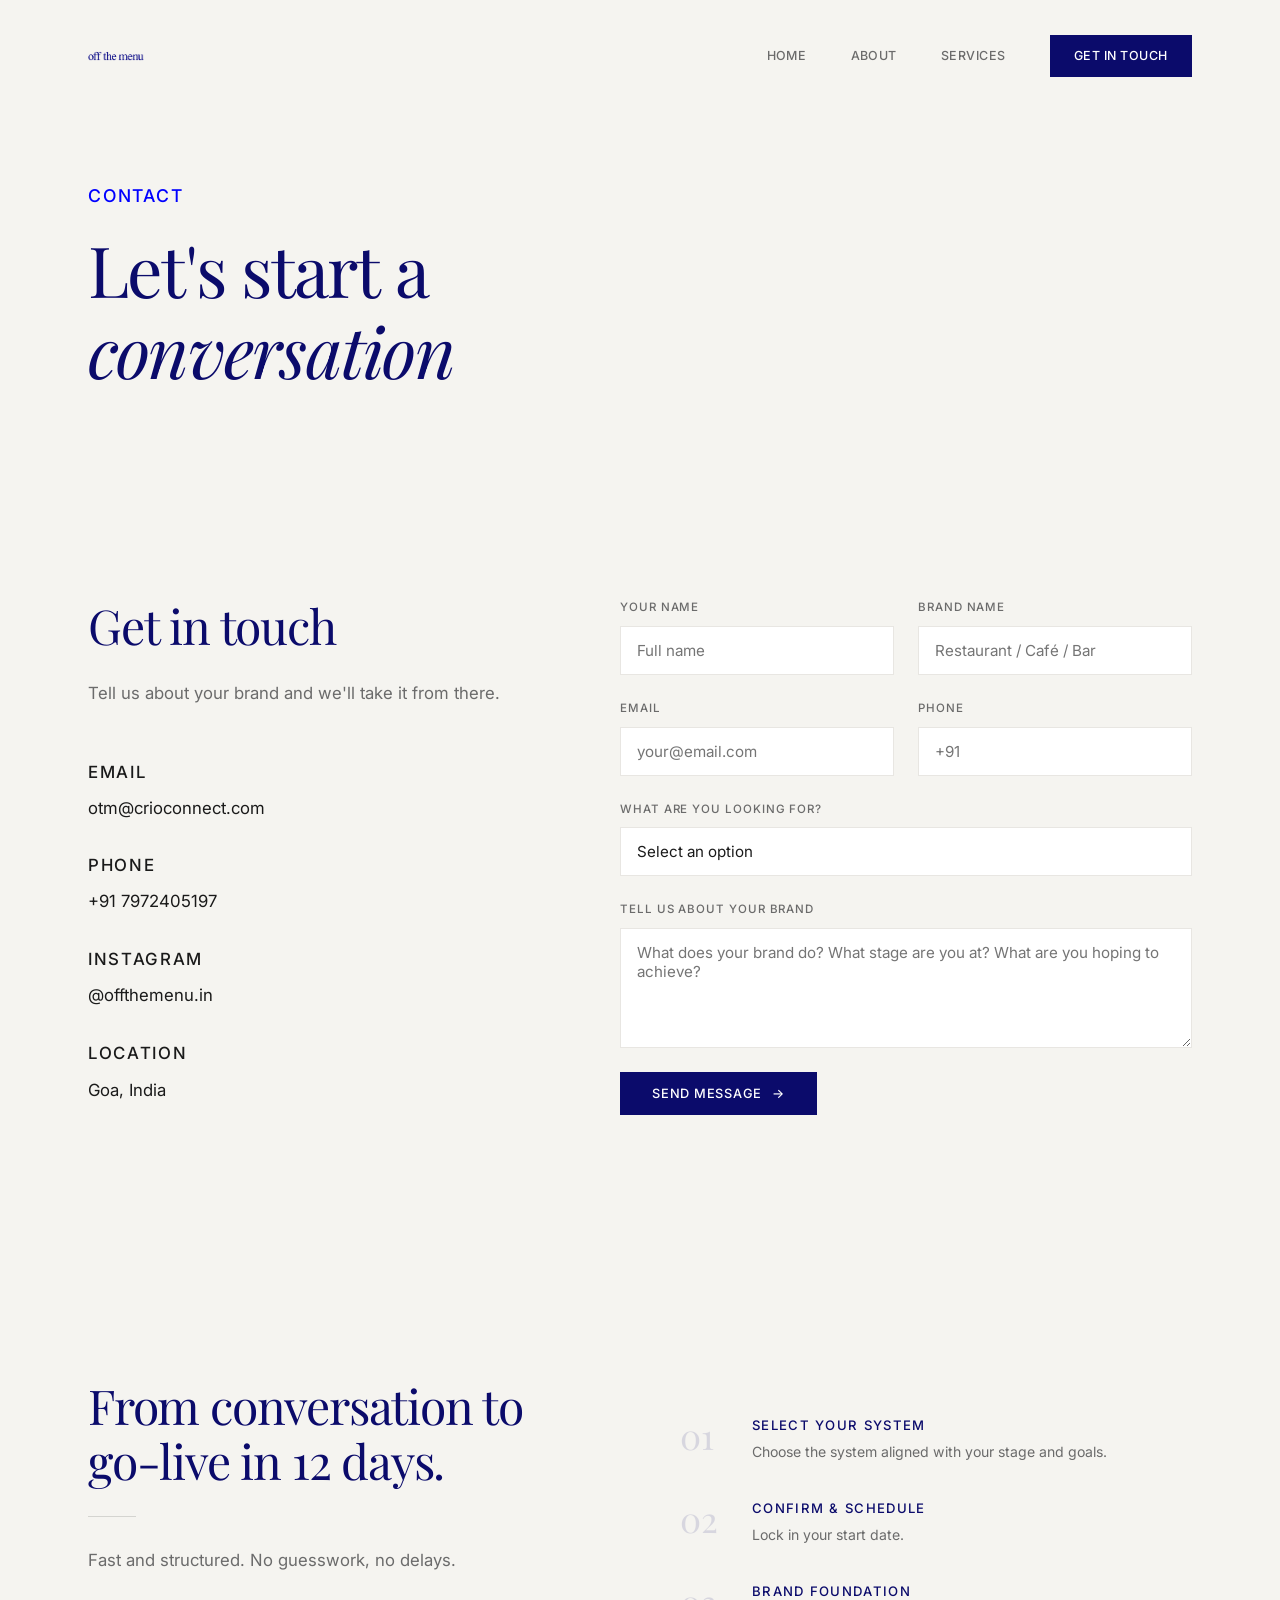
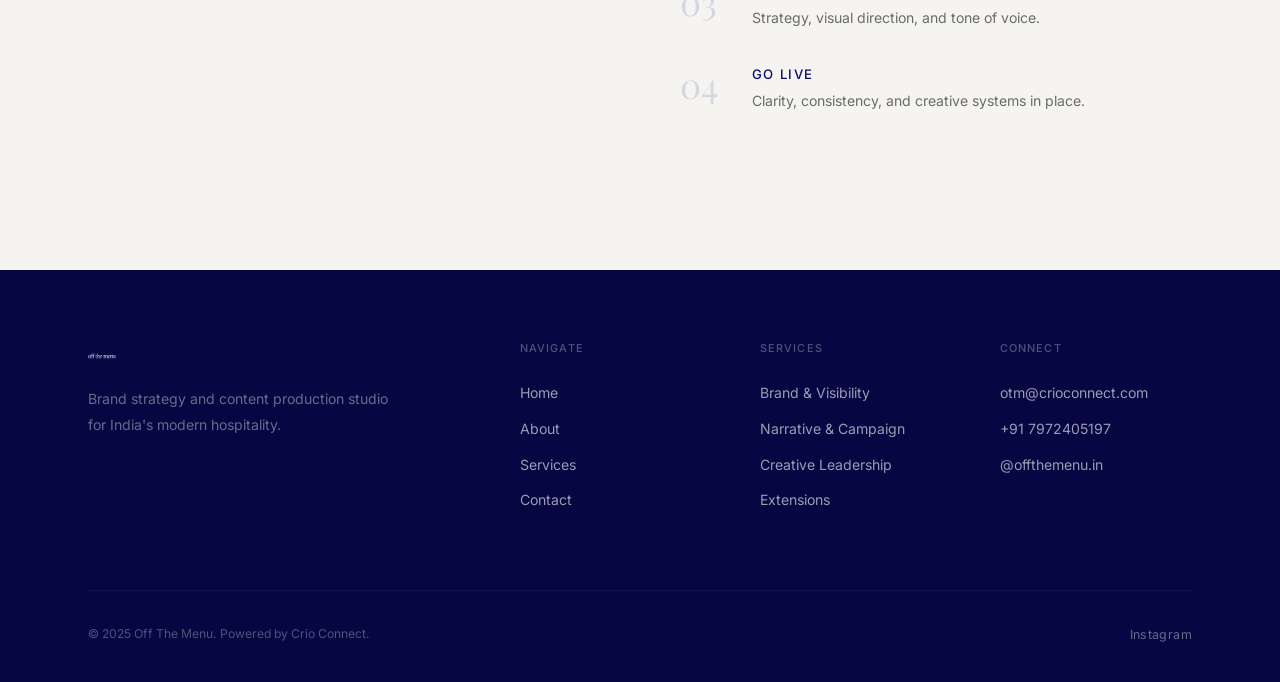
<file: contact.html>
<!DOCTYPE html>
<html lang="en">
<head>
  <!-- Google tag (gtag.js) -->
  <script async src="https://www.googletagmanager.com/gtag/js?id=G-KPR5SHNLHE"></script>
  <script>
    window.dataLayer = window.dataLayer || [];
    function gtag(){dataLayer.push(arguments);}
    gtag('js', new Date());
    gtag('config', 'G-KPR5SHNLHE');
  </script>
  <meta charset="UTF-8">
  <meta name="viewport" content="width=device-width, initial-scale=1.0">
  <title>Contact - Off The Menu</title>
  <meta name="description" content="Get in touch with Off The Menu. We work with a limited number of partners at a time to ensure focus and quality.">
  <link rel="canonical" href="https://offthemenu.co.in/contact.html">
  <!-- Open Graph -->
  <meta property="og:type" content="website">
  <meta property="og:url" content="https://offthemenu.co.in/contact.html">
  <meta property="og:title" content="Contact - Off The Menu">
  <meta property="og:description" content="Get in touch with Off The Menu. We work with a limited number of partners at a time to ensure focus and quality.">
  <meta property="og:image" content="https://offthemenu.co.in/assets/logos/otm_wordmark_color.png">
  <meta property="og:site_name" content="Off The Menu">
  <!-- Twitter Card -->
  <meta name="twitter:card" content="summary_large_image">
  <meta name="twitter:title" content="Contact - Off The Menu">
  <meta name="twitter:description" content="Get in touch with Off The Menu. We work with a limited number of partners.">
  <meta name="twitter:image" content="https://offthemenu.co.in/assets/logos/otm_wordmark_color.png">
  <link rel="icon" type="image/png" href="assets/logos/otm_monogram_color.png">
  <link rel="preconnect" href="https://fonts.googleapis.com">
  <link rel="preconnect" href="https://fonts.gstatic.com" crossorigin>
  <link href="https://fonts.googleapis.com/css2?family=Inter:wght@300;400;500;600&family=Playfair+Display:ital,wght@0,400;0,500;0,600;1,400;1,500&display=swap" rel="stylesheet">
  <link rel="stylesheet" href="css/styles.css">
</head>
<body>

  <!-- ========== NAVIGATION ========== -->
  <nav class="nav">
    <div class="container nav__inner">
      <a href="index.html" class="nav__logo">
        <img src="assets/logos/otm_wordmark_color.png" alt="Off The Menu">
      </a>
      <div class="nav__links">
        <a href="index.html" class="nav__link">Home</a>
        <a href="about.html" class="nav__link">About</a>
        <a href="services.html" class="nav__link">Services</a>
        <a href="contact.html" class="nav__cta">Get in Touch</a>
      </div>
      <div class="nav__hamburger">
        <span></span>
        <span></span>
        <span></span>
      </div>
    </div>
  </nav>

  <div class="nav__mobile">
    <a href="index.html">Home</a>
    <a href="about.html">About</a>
    <a href="services.html">Services</a>
    <a href="contact.html">Contact</a>
  </div>

  <!-- ========== PAGE HEADER ========== -->
  <section class="page-header">
    <div class="container">
      <p class="label">Contact</p>
      <h1>Let's start a <em>conversation</em></h1>
    </div>
  </section>

  <!-- ========== CONTACT SECTION ========== -->
  <section class="contact">
    <div class="container">
      <div class="contact__grid">
        <div class="contact__left reveal">
          <h2>Get in touch</h2>
          <p>Tell us about your brand and we'll take it from there.</p>

          <div class="contact__details">
            <div class="contact__detail">
              <p class="label">Email</p>
              <a href="mailto:otm@crioconnect.com">otm@crioconnect.com</a>
            </div>
            <div class="contact__detail">
              <p class="label">Phone</p>
              <a href="tel:+917972405197">+91 7972405197</a>
            </div>
            <div class="contact__detail">
              <p class="label">Instagram</p>
              <a href="https://instagram.com/offthemenu.in" target="_blank" rel="noopener">@offthemenu.in</a>
            </div>
            <div class="contact__detail">
              <p class="label">Location</p>
              <p>Goa, India</p>
            </div>
          </div>
        </div>

        <div class="reveal reveal--delay-1">
          <form class="contact__form" action="#" method="POST">
            <div class="form-row">
              <div class="form-group">
                <label for="name">Your Name</label>
                <input type="text" id="name" name="name" placeholder="Full name" required>
              </div>
              <div class="form-group">
                <label for="brand">Brand Name</label>
                <input type="text" id="brand" name="brand" placeholder="Restaurant / Café / Bar">
              </div>
            </div>
            <div class="form-row">
              <div class="form-group">
                <label for="email">Email</label>
                <input type="email" id="email" name="email" placeholder="your@email.com" required>
              </div>
              <div class="form-group">
                <label for="phone">Phone</label>
                <input type="tel" id="phone" name="phone" placeholder="+91 ">
              </div>
            </div>
            <div class="form-group">
              <label for="interest">What are you looking for?</label>
              <select id="interest" name="interest">
                <option value="" disabled selected>Select an option</option>
                <option value="starter">Brand & Visibility System (Starter)</option>
                <option value="growth">Narrative & Campaign System (Growth)</option>
                <option value="premium">Creative Leadership & Direction (Premium)</option>
                <option value="extensions">Extensions / Add-ons</option>
                <option value="not-sure">Not sure yet - let's talk</option>
              </select>
            </div>
            <div class="form-group">
              <label for="message">Tell us about your brand</label>
              <textarea id="message" name="message" placeholder="What does your brand do? What stage are you at? What are you hoping to achieve?"></textarea>
            </div>
            <button type="submit" class="btn btn--primary" style="align-self: flex-start;">
              Send Message
              <span class="btn__arrow">&rarr;</span>
            </button>
          </form>
        </div>
      </div>
    </div>
  </section>

  <!-- ========== NEXT STEPS ========== -->
  <section class="how-we-work" style="background: var(--cream);">
    <div class="container">
      <div class="how-we-work__grid">
        <div class="reveal">
          <h2>From conversation to go-live in 12 days.</h2>
          <div class="divider"></div>
          <p>Fast and structured. No guesswork, no delays.</p>
        </div>
        <div class="reveal reveal--delay-1">
          <div class="how-we-work__steps">
            <div class="step">
              <div class="step__number">01</div>
              <div>
                <h4>Select Your System</h4>
                <p>Choose the system aligned with your stage and goals.</p>
              </div>
            </div>
            <div class="step">
              <div class="step__number">02</div>
              <div>
                <h4>Confirm & Schedule</h4>
                <p>Lock in your start date.</p>
              </div>
            </div>
            <div class="step">
              <div class="step__number">03</div>
              <div>
                <h4>Brand Foundation</h4>
                <p>Strategy, visual direction, and tone of voice.</p>
              </div>
            </div>
            <div class="step">
              <div class="step__number">04</div>
              <div>
                <h4>Go Live</h4>
                <p>Clarity, consistency, and creative systems in place.</p>
              </div>
            </div>
          </div>
        </div>
      </div>
    </div>
  </section>

  <!-- ========== FOOTER ========== -->
  <footer class="footer">
    <div class="container">
      <div class="footer__inner">
        <div class="footer__brand">
          <img src="assets/logos/otm_wordmark_white.png" alt="Off The Menu" class="footer__logo">
          <p>Brand strategy and content production studio for India's modern hospitality.</p>
        </div>
        <div>
          <h4>Navigate</h4>
          <div class="footer__links">
            <a href="index.html">Home</a>
            <a href="about.html">About</a>
            <a href="services.html">Services</a>
            <a href="contact.html">Contact</a>
          </div>
        </div>
        <div>
          <h4>Services</h4>
          <div class="footer__links">
            <a href="services.html">Brand & Visibility</a>
            <a href="services.html">Narrative & Campaign</a>
            <a href="services.html">Creative Leadership</a>
            <a href="services.html">Extensions</a>
          </div>
        </div>
        <div>
          <h4>Connect</h4>
          <div class="footer__links">
            <a href="mailto:otm@crioconnect.com">otm@crioconnect.com</a>
            <a href="tel:+917972405197">+91 7972405197</a>
            <a href="https://instagram.com/offthemenu.in" target="_blank" rel="noopener">@offthemenu.in</a>
          </div>
        </div>
      </div>
      <div class="footer__bottom">
        <p>&copy; 2025 Off The Menu. Powered by Crio Connect.</p>
        <div class="footer__social">
          <a href="https://instagram.com/offthemenu.in" target="_blank" rel="noopener">Instagram</a>
        </div>
      </div>
    </div>
  </footer>

  <script src="js/main.js"></script>
</body>
</html>
</file>
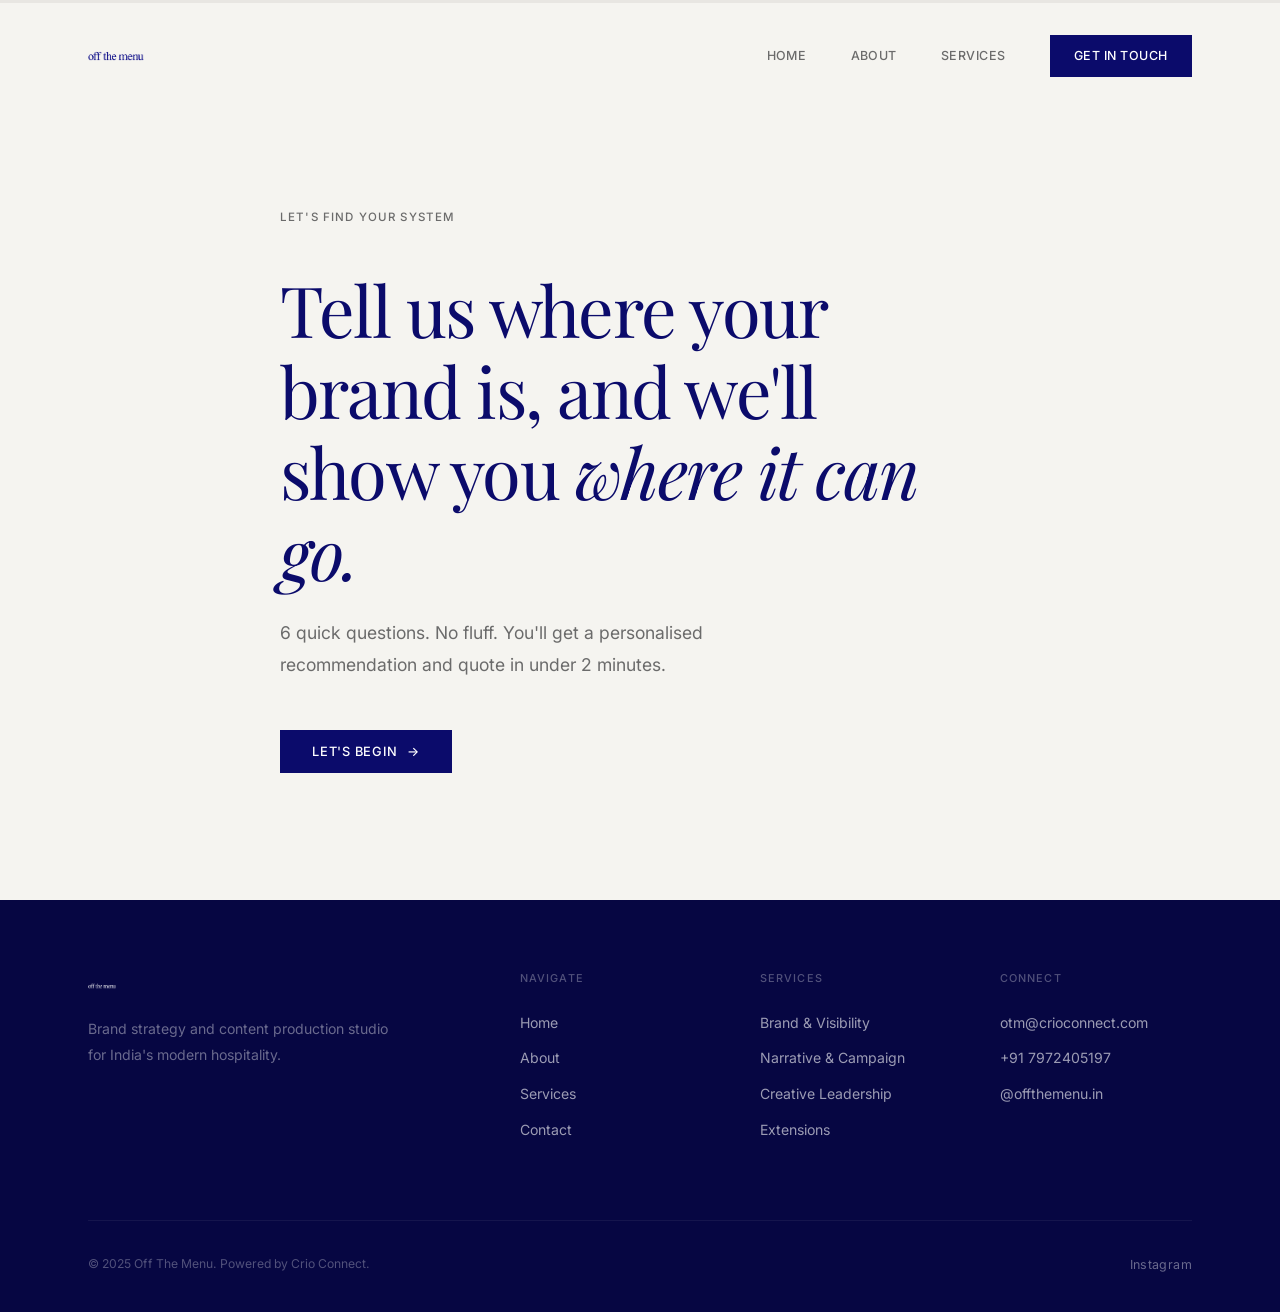
<file: conversation.html>
<!DOCTYPE html>
<html lang="en">
<head>
  <!-- Google tag (gtag.js) -->
  <script async src="https://www.googletagmanager.com/gtag/js?id=G-KPR5SHNLHE"></script>
  <script>
    window.dataLayer = window.dataLayer || [];
    function gtag(){dataLayer.push(arguments);}
    gtag('js', new Date());
    gtag('config', 'G-KPR5SHNLHE');
  </script>
  <meta charset="UTF-8">
  <meta name="viewport" content="width=device-width, initial-scale=1.0">
  <title>Find Your System - Off The Menu</title>
  <meta name="description" content="Answer a few quick questions and we'll recommend the right creative system for your brand.">
  <link rel="canonical" href="https://offthemenu.co.in/conversation.html">
  <!-- Open Graph -->
  <meta property="og:type" content="website">
  <meta property="og:url" content="https://offthemenu.co.in/conversation.html">
  <meta property="og:title" content="Find Your System - Off The Menu">
  <meta property="og:description" content="Answer a few quick questions and we'll recommend the right creative system for your brand.">
  <meta property="og:image" content="https://offthemenu.co.in/assets/logos/otm_wordmark_color.png">
  <meta property="og:site_name" content="Off The Menu">
  <!-- Twitter Card -->
  <meta name="twitter:card" content="summary_large_image">
  <meta name="twitter:title" content="Find Your System - Off The Menu">
  <meta name="twitter:description" content="Answer a few quick questions and get a personalised creative system recommendation.">
  <meta name="twitter:image" content="https://offthemenu.co.in/assets/logos/otm_wordmark_color.png">
  <link rel="icon" type="image/png" href="assets/logos/otm_monogram_color.png">
  <link rel="preconnect" href="https://fonts.googleapis.com">
  <link rel="preconnect" href="https://fonts.gstatic.com" crossorigin>
  <link href="https://fonts.googleapis.com/css2?family=Inter:wght@300;400;500;600&family=Playfair+Display:ital,wght@0,400;0,500;0,600;1,400;1,500&display=swap" rel="stylesheet">
  <link rel="stylesheet" href="css/styles.css">
  <link rel="stylesheet" href="css/conversation.css">
</head>
<body>

  <!-- ========== NAVIGATION ========== -->
  <nav class="nav">
    <div class="container nav__inner">
      <a href="index.html" class="nav__logo">
        <img src="assets/logos/otm_wordmark_color.png" alt="Off The Menu">
      </a>
      <div class="nav__links">
        <a href="index.html" class="nav__link">Home</a>
        <a href="about.html" class="nav__link">About</a>
        <a href="services.html" class="nav__link">Services</a>
        <a href="contact.html" class="nav__cta">Get in Touch</a>
      </div>
      <div class="nav__hamburger">
        <span></span>
        <span></span>
        <span></span>
      </div>
    </div>
  </nav>

  <div class="nav__mobile">
    <a href="index.html">Home</a>
    <a href="about.html">About</a>
    <a href="services.html">Services</a>
    <a href="contact.html">Contact</a>
  </div>

  <!-- ========== CONVERSATION ========== -->
  <section class="convo">
    <div class="container">

      <!-- Progress bar -->
      <div class="convo__progress">
        <div class="convo__progress-bar" id="progressBar"></div>
      </div>

      <!-- Screen 0: Intro -->
      <div class="convo__screen convo__screen--active" id="screen-intro">
        <p class="label">Let's Find Your System</p>
        <h1>Tell us where your brand is, and we'll show you <em>where it can go.</em></h1>
        <p class="convo__subtitle">6 quick questions. No fluff. You'll get a personalised recommendation and quote in under 2 minutes.</p>
        <button class="btn btn--primary convo__start" id="startBtn">
          Let's Begin
          <span class="btn__arrow">&rarr;</span>
        </button>
      </div>

      <!-- Screen 1: Name & Brand -->
      <div class="convo__screen" id="screen-name">
        <div class="convo__question-num">First, a quick intro</div>
        <h2>Who are we speaking with?</h2>
        <p>This helps us personalise your recommendation.</p>
        <div class="convo__form-fields">
          <div class="convo__field">
            <label for="userName">Your Name</label>
            <input type="text" id="userName" placeholder="e.g. Arjun" autocomplete="off">
          </div>
          <div class="convo__field">
            <label for="brandName">Brand / Venue Name</label>
            <input type="text" id="brandName" placeholder="e.g. Café Saudade" autocomplete="off">
          </div>
        </div>
        <button class="btn btn--primary convo__next" id="nameNext">
          Continue
          <span class="btn__arrow">&rarr;</span>
        </button>
      </div>

      <!-- Screen 2: Q1 - Brand Stage -->
      <div class="convo__screen" id="screen-q1">
        <div class="convo__question-num">01 / 05</div>
        <h2>Where is your brand right now?</h2>
        <p>Pick the one that best describes your current stage.</p>
        <div class="convo__options" data-question="stage">
          <button class="convo__option" data-value="launching">
            <span class="convo__option-title">Launching Soon</span>
            <span class="convo__option-desc">We're new or about to open - need to build everything from scratch</span>
          </button>
          <button class="convo__option" data-value="early">
            <span class="convo__option-title">Open but Inconsistent</span>
            <span class="convo__option-desc">We're running, but our brand presence feels scattered and reactive</span>
          </button>
          <button class="convo__option" data-value="established">
            <span class="convo__option-title">Established & Growing</span>
            <span class="convo__option-desc">We have traction but need to level up how we show up</span>
          </button>
          <button class="convo__option" data-value="multi">
            <span class="convo__option-title">Multi-Outlet or Expanding</span>
            <span class="convo__option-desc">We're scaling - need creative leadership across locations or concepts</span>
          </button>
        </div>
      </div>

      <!-- Screen 3: Q2 - Biggest Challenge -->
      <div class="convo__screen" id="screen-q2">
        <div class="convo__question-num">02 / 05</div>
        <h2>What's the biggest challenge you're facing?</h2>
        <p>What keeps you up at night about your brand?</p>
        <div class="convo__options" data-question="challenge">
          <button class="convo__option" data-value="no-identity">
            <span class="convo__option-title">No Clear Brand Identity</span>
            <span class="convo__option-desc">Our visuals, tone, and messaging feel disconnected or generic</span>
          </button>
          <button class="convo__option" data-value="no-content">
            <span class="convo__option-title">Inconsistent Content</span>
            <span class="convo__option-desc">We post when we can, but there's no strategy or rhythm behind it</span>
          </button>
          <button class="convo__option" data-value="no-story">
            <span class="convo__option-title">No Narrative or Campaigns</span>
            <span class="convo__option-desc">We have good content but no storytelling arc or campaign structure</span>
          </button>
          <button class="convo__option" data-value="no-direction">
            <span class="convo__option-title">Lack of Creative Direction</span>
            <span class="convo__option-desc">We need someone to own the brand vision and lead creative decisions</span>
          </button>
        </div>
      </div>

      <!-- Screen 4: Q3 - Content Setup -->
      <div class="convo__screen" id="screen-q3">
        <div class="convo__question-num">03 / 05</div>
        <h2>How is your content currently handled?</h2>
        <p>Be honest - this helps us understand where to start.</p>
        <div class="convo__options" data-question="content">
          <button class="convo__option" data-value="nothing">
            <span class="convo__option-title">We don't have anything set up yet</span>
            <span class="convo__option-desc">No content calendar, no shoots, no strategy</span>
          </button>
          <button class="convo__option" data-value="diy">
            <span class="convo__option-title">We handle it in-house (DIY)</span>
            <span class="convo__option-desc">Someone on the team posts, but it's not their core skill</span>
          </button>
          <button class="convo__option" data-value="freelancers">
            <span class="convo__option-title">We use freelancers or an agency</span>
            <span class="convo__option-desc">We outsource, but results feel inconsistent or disconnected</span>
          </button>
          <button class="convo__option" data-value="managed">
            <span class="convo__option-title">We have a team, but need leadership</span>
            <span class="convo__option-desc">The pieces are there but we need someone to direct it all</span>
          </button>
        </div>
      </div>

      <!-- Screen 5: Q4 - Priority -->
      <div class="convo__screen" id="screen-q4">
        <div class="convo__question-num">04 / 05</div>
        <h2>What matters most to you right now?</h2>
        <p>Pick your top priority.</p>
        <div class="convo__options" data-question="priority">
          <button class="convo__option" data-value="visibility">
            <span class="convo__option-title">Get Visible Online</span>
            <span class="convo__option-desc">We need to build an audience and start showing up consistently</span>
          </button>
          <button class="convo__option" data-value="narrative">
            <span class="convo__option-title">Tell a Better Story</span>
            <span class="convo__option-desc">We want campaigns and narratives that make people feel something</span>
          </button>
          <button class="convo__option" data-value="growth">
            <span class="convo__option-title">Drive Real Growth</span>
            <span class="convo__option-desc">We need bookings, footfall, and measurable business outcomes</span>
          </button>
          <button class="convo__option" data-value="leadership">
            <span class="convo__option-title">Creative Leadership</span>
            <span class="convo__option-desc">We need a creative partner to lead brand direction end-to-end</span>
          </button>
        </div>
      </div>

      <!-- Screen 6: Q5 - Extras -->
      <div class="convo__screen" id="screen-q5">
        <div class="convo__question-num">05 / 05</div>
        <h2>Anything else on your mind?</h2>
        <p>Select any that apply - these help us suggest the right add-ons and build your quote.</p>
        <div class="convo__options convo__options--multi" data-question="extras">
          <button class="convo__option convo__option--multi" data-value="website">
            <span class="convo__option-title">We need a website or digital menu</span>
          </button>
          <button class="convo__option convo__option--multi" data-value="paid-media">
            <span class="convo__option-title">We want to run paid ads (Meta / Google)</span>
          </button>
          <button class="convo__option convo__option--multi" data-value="influencer">
            <span class="convo__option-title">Influencer or creator collaborations</span>
          </button>
          <button class="convo__option convo__option--multi" data-value="launch">
            <span class="convo__option-title">We're planning a launch or relaunch</span>
          </button>
          <button class="convo__option convo__option--multi" data-value="events">
            <span class="convo__option-title">We host events and need coverage</span>
          </button>
          <button class="convo__option convo__option--multi" data-value="packaging">
            <span class="convo__option-title">We need branding, packaging, or merch</span>
          </button>
          <button class="convo__option convo__option--multi" data-value="founder">
            <span class="convo__option-title">Build the founder's personal brand</span>
          </button>
          <button class="convo__option convo__option--multi" data-value="none">
            <span class="convo__option-title">Nothing else - just the core system</span>
          </button>
        </div>
        <button class="btn btn--primary convo__next" id="extrasNext" style="margin-top: 32px;">
          See My Recommendation
          <span class="btn__arrow">&rarr;</span>
        </button>
      </div>

      <!-- Screen 7: Result -->
      <div class="convo__screen" id="screen-result">
        <div class="convo__result" id="resultContent">
          <!-- Dynamically populated -->
        </div>
      </div>

    </div>
  </section>

  <!-- ========== FOOTER ========== -->
  <footer class="footer">
    <div class="container">
      <div class="footer__inner">
        <div class="footer__brand">
          <img src="assets/logos/otm_wordmark_white.png" alt="Off The Menu" class="footer__logo">
          <p>Brand strategy and content production studio for India's modern hospitality.</p>
        </div>
        <div>
          <h4>Navigate</h4>
          <div class="footer__links">
            <a href="index.html">Home</a>
            <a href="about.html">About</a>
            <a href="services.html">Services</a>
            <a href="contact.html">Contact</a>
          </div>
        </div>
        <div>
          <h4>Services</h4>
          <div class="footer__links">
            <a href="services.html">Brand & Visibility</a>
            <a href="services.html">Narrative & Campaign</a>
            <a href="services.html">Creative Leadership</a>
            <a href="services.html">Extensions</a>
          </div>
        </div>
        <div>
          <h4>Connect</h4>
          <div class="footer__links">
            <a href="mailto:otm@crioconnect.com">otm@crioconnect.com</a>
            <a href="tel:+917972405197">+91 7972405197</a>
            <a href="https://instagram.com/offthemenu.in" target="_blank" rel="noopener">@offthemenu.in</a>
          </div>
        </div>
      </div>
      <div class="footer__bottom">
        <p>&copy; 2025 Off The Menu. Powered by Crio Connect.</p>
        <div class="footer__social">
          <a href="https://instagram.com/offthemenu.in" target="_blank" rel="noopener">Instagram</a>
        </div>
      </div>
    </div>
  </footer>

  <script src="js/main.js"></script>
  <script src="js/conversation.js"></script>
</body>
</html>
</file>
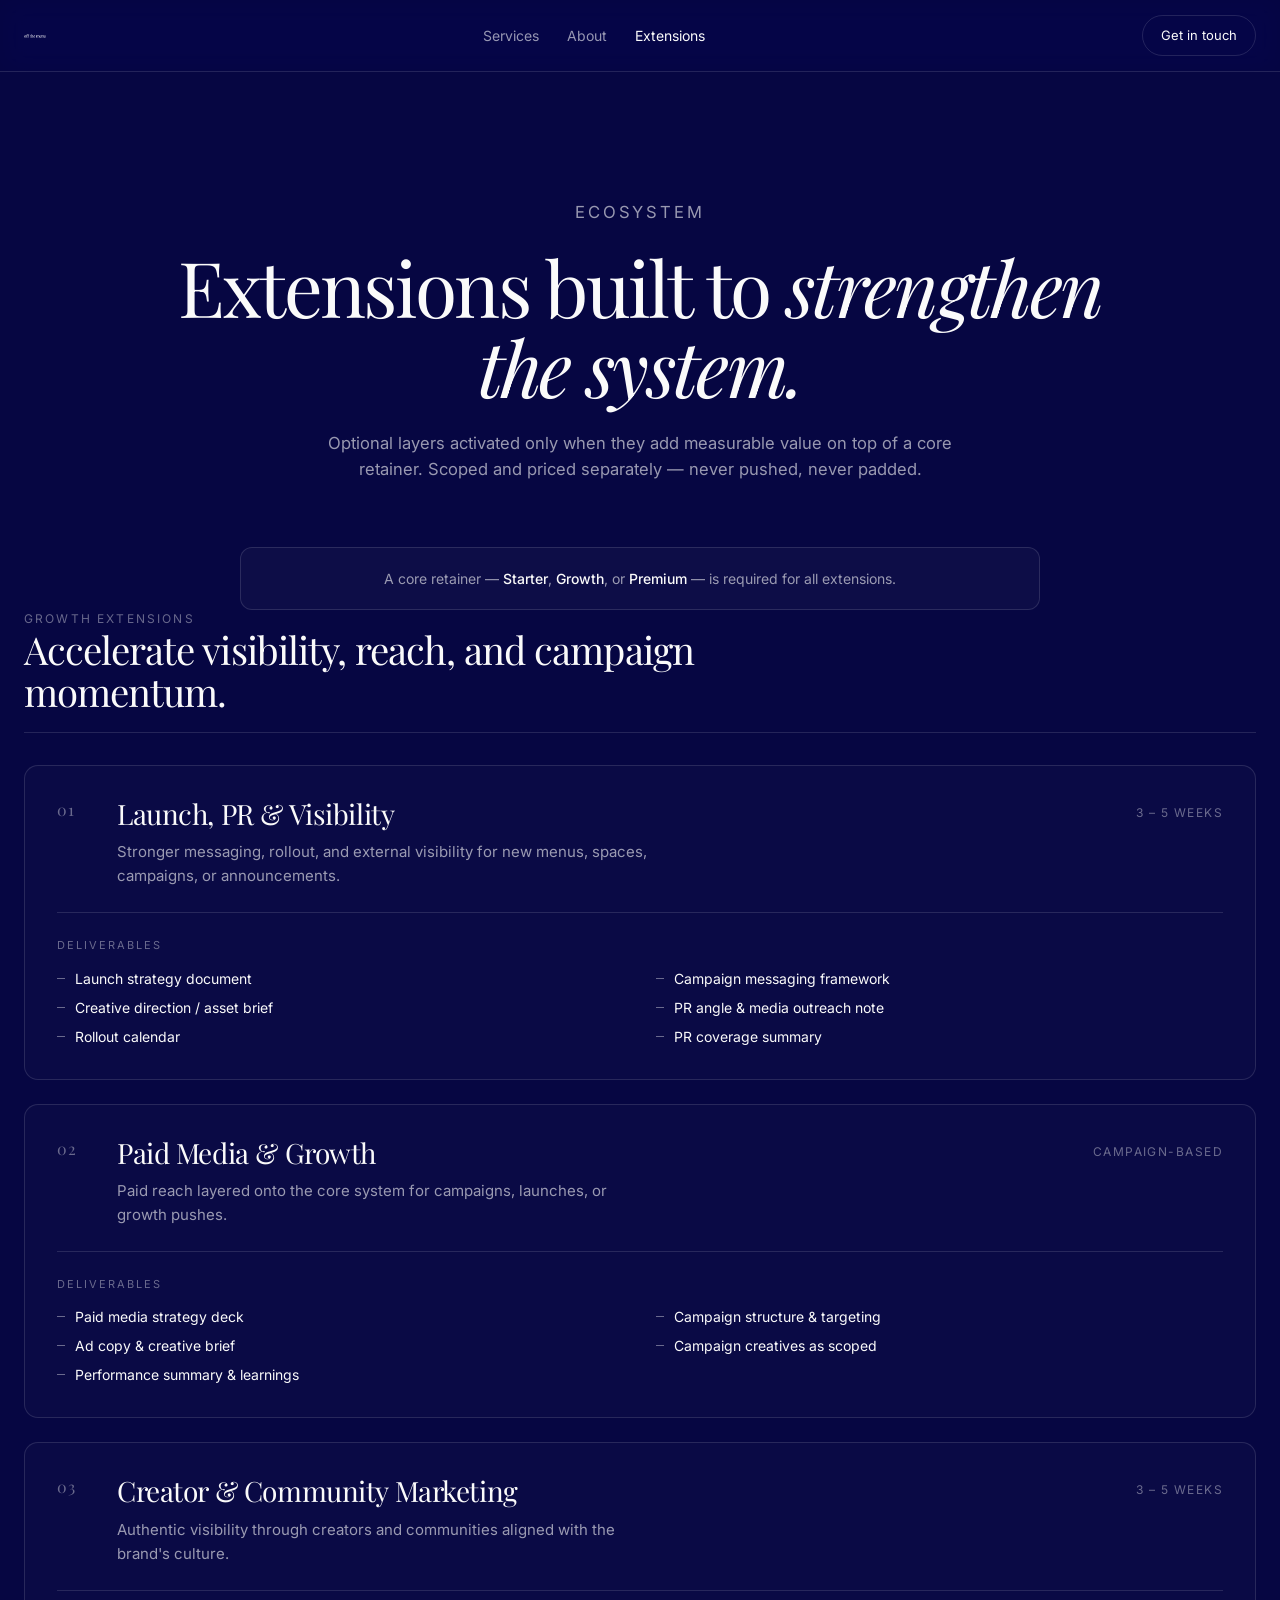
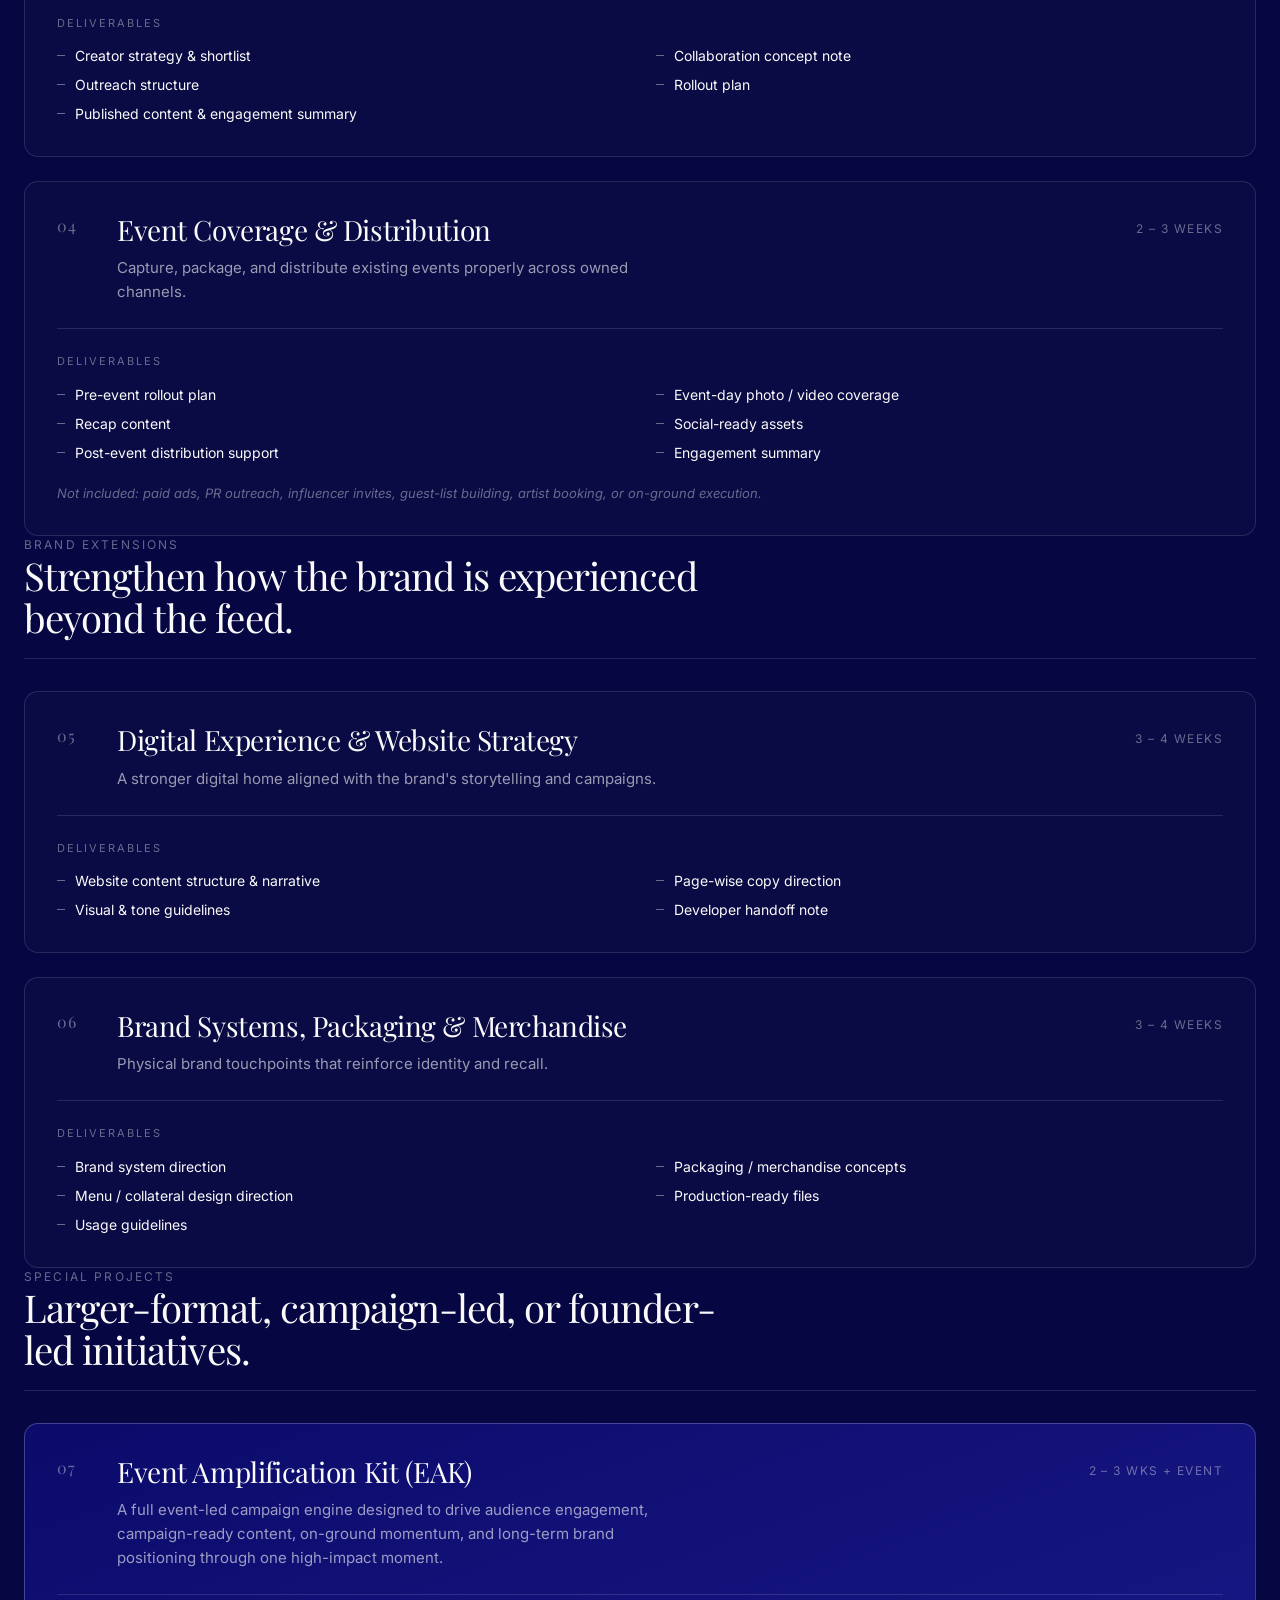
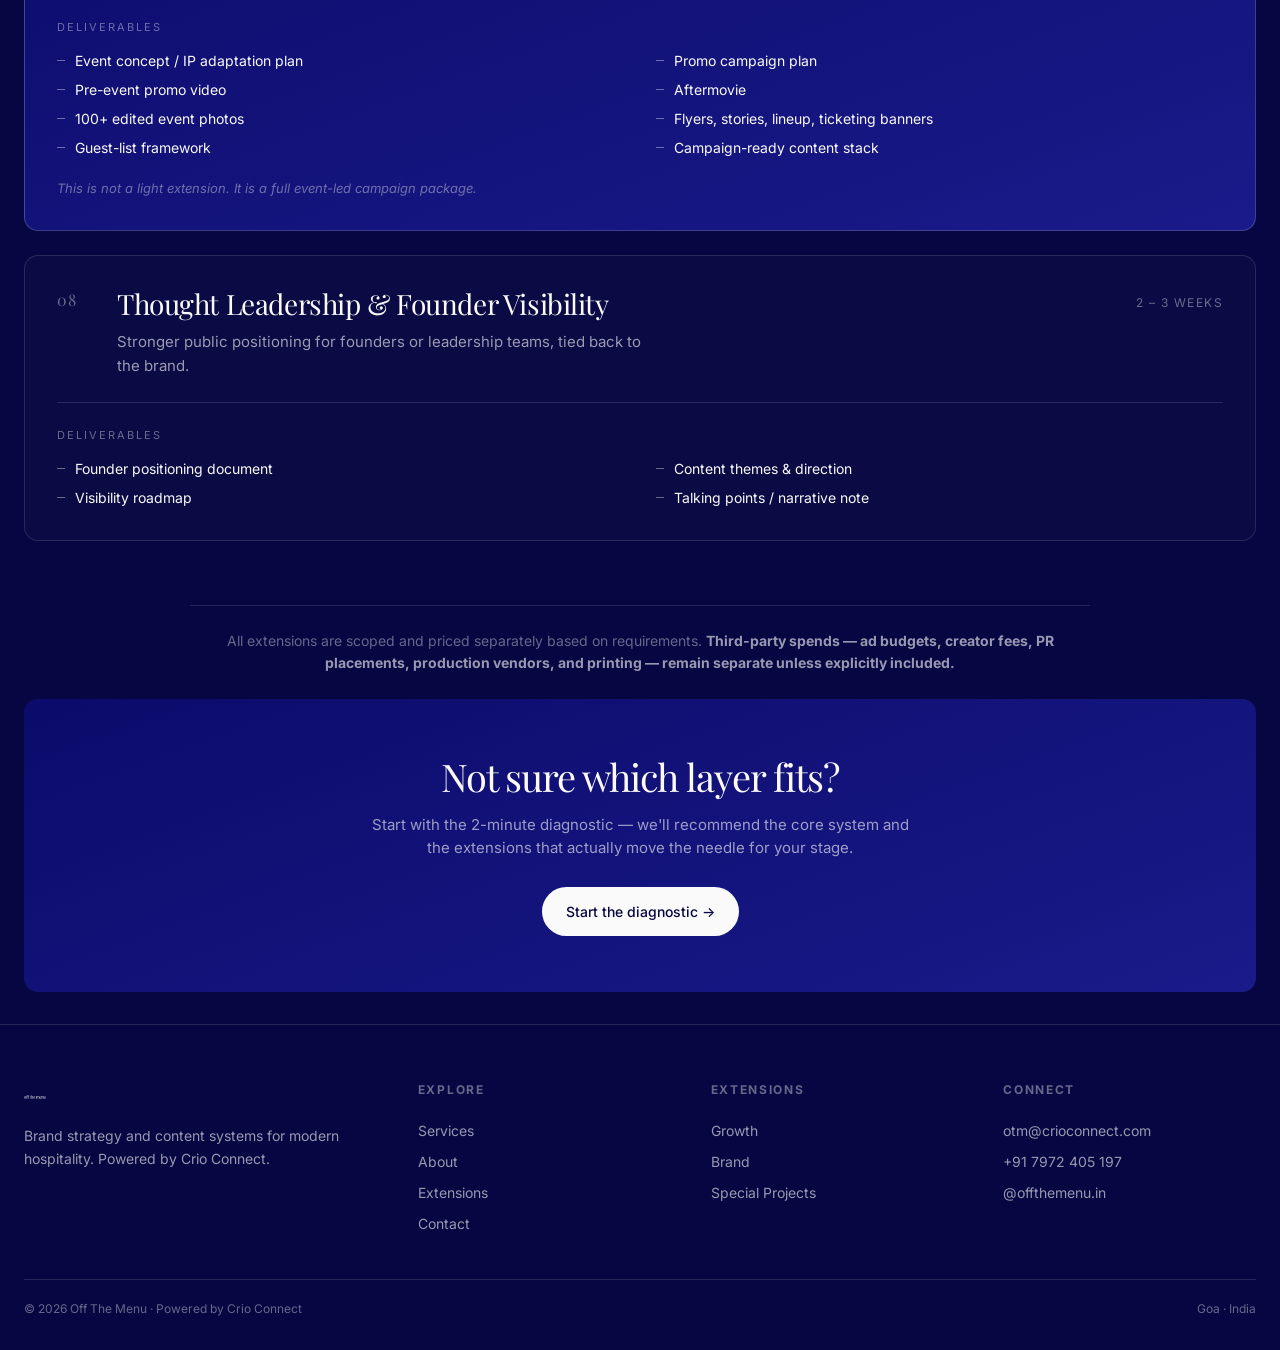
<file: extensions.html>
<!DOCTYPE html>
<html lang="en">
<head>
<meta charset="UTF-8" />
<meta name="viewport" content="width=device-width, initial-scale=1.0" />
<title>Extensions — Off The Menu</title>
<meta name="description" content="Optional layers activated only when they strengthen the core system. Launch, paid media, creator marketing, events, packaging, founder visibility." />
<link rel="icon" type="image/png" href="assets/logos/otm_monogram_color.png">
<link rel="preconnect" href="https://fonts.googleapis.com">
<link rel="preconnect" href="https://fonts.gstatic.com" crossorigin>
<link href="https://fonts.googleapis.com/css2?family=Inter:wght@300;400;500;600&family=Playfair+Display:ital,wght@0,400;0,500;0,600;1,400;1,500&display=swap" rel="stylesheet">
<style>
  :root{
    --bg:#060642;--bg-elev:#0B0B6B;--bg-soft:#1a1a8a;
    --text:#fafafa;--text-60:rgba(250,250,250,.6);--text-40:rgba(250,250,250,.4);
    --accent:#0000FF;--border:rgba(250,250,250,.12);
    --header-h:72px;--margin:24px;--gap:24px;--radius:14px;
  }
  @media (max-width:767px){:root{--margin:16px;--gap:16px}}
  *{box-sizing:border-box;margin:0;padding:0;-webkit-tap-highlight-color:transparent}
  html,body{background:var(--bg);color:var(--text);font-family:'Inter',system-ui,sans-serif;-webkit-font-smoothing:antialiased;line-height:1.5}
  a{color:inherit;text-decoration:none}
  img{display:block;max-width:100%}

  .nav{position:fixed;top:0;left:0;right:0;height:var(--header-h);padding:0 var(--margin);display:flex;align-items:center;justify-content:space-between;background:rgba(6,6,66,.72);backdrop-filter:saturate(140%) blur(14px);-webkit-backdrop-filter:saturate(140%) blur(14px);border-bottom:1px solid var(--border);z-index:50}
  .logo img{height:22px;width:auto;filter:brightness(0) invert(1)}
  .nav-links{display:flex;gap:28px;font-size:14px;color:var(--text-60)}
  .nav-links a:hover{color:var(--text)}
  .nav-links a.active{color:var(--text)}
  .nav-cta{padding:10px 18px;border:1px solid var(--border);border-radius:999px;font-size:13px;transition:background .2s,border-color .2s}
  .nav-cta:hover{background:rgba(250,250,250,.06);border-color:var(--text-40)}
  @media (max-width:767px){.nav-links{display:none}}

  main{padding-top:calc(var(--header-h) + 64px)}
  .wrap{max-width:1280px;margin:0 auto;padding:0 var(--margin)}
  section{margin-bottom:96px}
  @media (min-width:768px){section{margin-bottom:120px}}

  /* HERO */
  .page-hero{padding:40px 0 64px;text-align:center}
  .eyebrow{font-size:12px;text-transform:uppercase;letter-spacing:0.18em;color:var(--text-40);margin-bottom:20px}
  .page-hero h1{font-family:'Playfair Display',serif;font-weight:300;font-size:clamp(40px,6vw,80px);line-height:1.05;letter-spacing:-0.035em;max-width:1000px;margin:0 auto}
  .page-hero h1 em{font-style:italic;font-weight:400}
  .page-hero p{margin-top:24px;color:var(--text-60);font-size:clamp(15px,1.3vw,18px);max-width:640px;margin-left:auto;margin-right:auto;line-height:1.55}

  .note{max-width:800px;margin:0 auto;padding:20px 24px;border:1px solid var(--border);border-radius:12px;background:rgba(250,250,250,.03);font-size:14px;color:var(--text-60);text-align:center}
  .note strong{color:var(--text);font-weight:500}

  /* CATEGORY */
  .cat-header{display:flex;justify-content:space-between;align-items:baseline;margin-bottom:32px;padding-bottom:20px;border-bottom:1px solid var(--border);gap:40px;flex-wrap:wrap}
  .cat-header .label{font-size:12px;text-transform:uppercase;letter-spacing:0.18em;color:var(--text-40)}
  .cat-header h2{font-family:'Playfair Display',serif;font-weight:300;font-size:clamp(28px,3vw,40px);line-height:1.1;letter-spacing:-0.025em;max-width:700px}

  /* EXTENSION CARD */
  .ext-list{display:grid;grid-template-columns:1fr;gap:var(--gap)}
  .ext{border:1px solid var(--border);border-radius:var(--radius);padding:32px;background:rgba(250,250,250,.02);transition:background .25s,border-color .25s}
  .ext:hover{background:rgba(250,250,250,.04);border-color:var(--text-40)}
  .ext.featured{background:linear-gradient(160deg,var(--bg-elev),var(--bg-soft));border-color:rgba(250,250,250,.2)}
  .ext-head{display:grid;grid-template-columns:40px 1fr auto;gap:20px;align-items:start;margin-bottom:24px}
  @media (max-width:639px){.ext-head{grid-template-columns:1fr;gap:8px}.ext-head .num{font-size:13px}}
  .ext .num{font-family:'Playfair Display',serif;font-size:16px;color:var(--text-40);letter-spacing:0.05em}
  .ext h3{font-family:'Playfair Display',serif;font-weight:400;font-size:clamp(22px,2.2vw,28px);line-height:1.15;letter-spacing:-0.015em;margin-bottom:10px}
  .ext .desc{color:var(--text-60);font-size:15px;line-height:1.6;max-width:60ch}
  .ext .timeline{font-size:12px;text-transform:uppercase;letter-spacing:0.12em;color:var(--text-40);white-space:nowrap;padding-top:6px}
  .ext-body{display:grid;grid-template-columns:1fr;gap:24px;padding-top:24px;border-top:1px solid var(--border)}
  @media (min-width:768px){.ext-body{grid-template-columns:1fr}}
  .ext .col-label{font-size:11px;text-transform:uppercase;letter-spacing:0.18em;color:var(--text-40);margin-bottom:14px}
  .ext ul{list-style:none;display:grid;grid-template-columns:1fr;gap:8px}
  @media (min-width:640px){.ext ul{grid-template-columns:repeat(2,1fr);column-gap:32px}}
  .ext li{font-size:14px;color:var(--text);padding-left:18px;position:relative;line-height:1.5}
  .ext li::before{content:"";position:absolute;left:0;top:10px;width:8px;height:1px;background:var(--text-40)}
  .ext .not{margin-top:20px;font-size:13px;color:var(--text-40);font-style:italic;line-height:1.55}

  .note-footer{max-width:900px;margin:64px auto 0;padding:24px;border-top:1px solid var(--border);text-align:center;color:var(--text-40);font-size:14px;line-height:1.6}
  .note-footer strong{color:var(--text-60)}

  /* CTA */
  .cta{background:linear-gradient(160deg,var(--bg-elev),var(--bg-soft));border-radius:var(--radius);padding:56px var(--margin);text-align:center}
  .cta h2{font-family:'Playfair Display',serif;font-weight:300;font-size:clamp(26px,3vw,38px);line-height:1.15;letter-spacing:-0.025em;max-width:700px;margin:0 auto}
  .cta p{color:var(--text-60);margin-top:16px;max-width:560px;margin-left:auto;margin-right:auto;font-size:15px}
  .btn-primary{background:var(--text);color:var(--bg);padding:14px 24px;border-radius:999px;font-size:14px;font-weight:500;display:inline-flex;align-items:center;gap:10px;transition:transform .2s,opacity .2s;margin-top:28px}
  .btn-primary:hover{transform:translateY(-1px);opacity:.92}

  /* FOOTER */
  footer{border-top:1px solid var(--border);padding:56px var(--margin) 32px;margin-top:32px}
  .foot-grid{max-width:1440px;margin:0 auto;display:grid;grid-template-columns:1fr;gap:40px}
  @media (min-width:768px){.foot-grid{grid-template-columns:1.4fr 1fr 1fr 1fr}}
  .foot h5{font-size:12px;text-transform:uppercase;letter-spacing:0.14em;color:var(--text-40);margin-bottom:16px}
  .foot a{display:block;padding:5px 0;color:var(--text-60);font-size:14px}
  .foot a:hover{color:var(--text)}
  .foot-brand p{color:var(--text-60);max-width:360px;margin-top:12px;font-size:14px;line-height:1.6}
  .foot-bottom{max-width:1440px;margin:40px auto 0;padding-top:20px;border-top:1px solid var(--border);display:flex;justify-content:space-between;color:var(--text-40);font-size:12px;flex-wrap:wrap;gap:12px}

  ::selection{background:var(--accent);color:#fff}
</style>
</head>
<body>

<header class="nav">
  <a href="bold-clone.html" class="logo"><img src="assets/logos/otm_wordmark_white.png" alt="Off The Menu" /></a>
  <nav class="nav-links">
    <a href="services.html">Services</a>
    <a href="about.html">About</a>
    <a href="extensions.html" class="active">Extensions</a>
  </nav>
  <a href="contact.html" class="nav-cta">Get in touch</a>
</header>

<main>

  <!-- HERO -->
  <section class="page-hero wrap">
    <p class="eyebrow">Ecosystem</p>
    <h1>Extensions built to <em>strengthen the system.</em></h1>
    <p>Optional layers activated only when they add measurable value on top of a core retainer. Scoped and priced separately — never pushed, never padded.</p>
  </section>

  <section class="wrap">
    <div class="note">A core retainer — <strong>Starter</strong>, <strong>Growth</strong>, or <strong>Premium</strong> — is required for all extensions.</div>
  </section>

  <!-- GROWTH EXTENSIONS -->
  <section class="wrap" id="growth">
    <div class="cat-header">
      <div>
        <p class="label">Growth Extensions</p>
        <h2>Accelerate visibility, reach, and campaign momentum.</h2>
      </div>
    </div>
    <div class="ext-list">

      <article class="ext">
        <div class="ext-head">
          <span class="num">01</span>
          <div>
            <h3>Launch, PR &amp; Visibility</h3>
            <p class="desc">Stronger messaging, rollout, and external visibility for new menus, spaces, campaigns, or announcements.</p>
          </div>
          <span class="timeline">3 – 5 weeks</span>
        </div>
        <div class="ext-body">
          <div>
            <p class="col-label">Deliverables</p>
            <ul>
              <li>Launch strategy document</li>
              <li>Campaign messaging framework</li>
              <li>Creative direction / asset brief</li>
              <li>PR angle &amp; media outreach note</li>
              <li>Rollout calendar</li>
              <li>PR coverage summary</li>
            </ul>
          </div>
        </div>
      </article>

      <article class="ext">
        <div class="ext-head">
          <span class="num">02</span>
          <div>
            <h3>Paid Media &amp; Growth</h3>
            <p class="desc">Paid reach layered onto the core system for campaigns, launches, or growth pushes.</p>
          </div>
          <span class="timeline">Campaign-based</span>
        </div>
        <div class="ext-body">
          <div>
            <p class="col-label">Deliverables</p>
            <ul>
              <li>Paid media strategy deck</li>
              <li>Campaign structure &amp; targeting</li>
              <li>Ad copy &amp; creative brief</li>
              <li>Campaign creatives as scoped</li>
              <li>Performance summary &amp; learnings</li>
            </ul>
          </div>
        </div>
      </article>

      <article class="ext">
        <div class="ext-head">
          <span class="num">03</span>
          <div>
            <h3>Creator &amp; Community Marketing</h3>
            <p class="desc">Authentic visibility through creators and communities aligned with the brand's culture.</p>
          </div>
          <span class="timeline">3 – 5 weeks</span>
        </div>
        <div class="ext-body">
          <div>
            <p class="col-label">Deliverables</p>
            <ul>
              <li>Creator strategy &amp; shortlist</li>
              <li>Collaboration concept note</li>
              <li>Outreach structure</li>
              <li>Rollout plan</li>
              <li>Published content &amp; engagement summary</li>
            </ul>
          </div>
        </div>
      </article>

      <article class="ext">
        <div class="ext-head">
          <span class="num">04</span>
          <div>
            <h3>Event Coverage &amp; Distribution</h3>
            <p class="desc">Capture, package, and distribute existing events properly across owned channels.</p>
          </div>
          <span class="timeline">2 – 3 weeks</span>
        </div>
        <div class="ext-body">
          <div>
            <p class="col-label">Deliverables</p>
            <ul>
              <li>Pre-event rollout plan</li>
              <li>Event-day photo / video coverage</li>
              <li>Recap content</li>
              <li>Social-ready assets</li>
              <li>Post-event distribution support</li>
              <li>Engagement summary</li>
            </ul>
          </div>
        </div>
        <p class="not">Not included: paid ads, PR outreach, influencer invites, guest-list building, artist booking, or on-ground execution.</p>
      </article>

    </div>
  </section>

  <!-- BRAND EXTENSIONS -->
  <section class="wrap" id="brand">
    <div class="cat-header">
      <div>
        <p class="label">Brand Extensions</p>
        <h2>Strengthen how the brand is experienced beyond the feed.</h2>
      </div>
    </div>
    <div class="ext-list">

      <article class="ext">
        <div class="ext-head">
          <span class="num">05</span>
          <div>
            <h3>Digital Experience &amp; Website Strategy</h3>
            <p class="desc">A stronger digital home aligned with the brand's storytelling and campaigns.</p>
          </div>
          <span class="timeline">3 – 4 weeks</span>
        </div>
        <div class="ext-body">
          <div>
            <p class="col-label">Deliverables</p>
            <ul>
              <li>Website content structure &amp; narrative</li>
              <li>Page-wise copy direction</li>
              <li>Visual &amp; tone guidelines</li>
              <li>Developer handoff note</li>
            </ul>
          </div>
        </div>
      </article>

      <article class="ext">
        <div class="ext-head">
          <span class="num">06</span>
          <div>
            <h3>Brand Systems, Packaging &amp; Merchandise</h3>
            <p class="desc">Physical brand touchpoints that reinforce identity and recall.</p>
          </div>
          <span class="timeline">3 – 4 weeks</span>
        </div>
        <div class="ext-body">
          <div>
            <p class="col-label">Deliverables</p>
            <ul>
              <li>Brand system direction</li>
              <li>Packaging / merchandise concepts</li>
              <li>Menu / collateral design direction</li>
              <li>Production-ready files</li>
              <li>Usage guidelines</li>
            </ul>
          </div>
        </div>
      </article>

    </div>
  </section>

  <!-- SPECIAL PROJECTS -->
  <section class="wrap" id="special">
    <div class="cat-header">
      <div>
        <p class="label">Special Projects</p>
        <h2>Larger-format, campaign-led, or founder-led initiatives.</h2>
      </div>
    </div>
    <div class="ext-list">

      <article class="ext featured">
        <div class="ext-head">
          <span class="num">07</span>
          <div>
            <h3>Event Amplification Kit (EAK)</h3>
            <p class="desc">A full event-led campaign engine designed to drive audience engagement, campaign-ready content, on-ground momentum, and long-term brand positioning through one high-impact moment.</p>
          </div>
          <span class="timeline">2 – 3 wks + event</span>
        </div>
        <div class="ext-body">
          <div>
            <p class="col-label">Deliverables</p>
            <ul>
              <li>Event concept / IP adaptation plan</li>
              <li>Promo campaign plan</li>
              <li>Pre-event promo video</li>
              <li>Aftermovie</li>
              <li>100+ edited event photos</li>
              <li>Flyers, stories, lineup, ticketing banners</li>
              <li>Guest-list framework</li>
              <li>Campaign-ready content stack</li>
            </ul>
          </div>
        </div>
        <p class="not">This is not a light extension. It is a full event-led campaign package.</p>
      </article>

      <article class="ext">
        <div class="ext-head">
          <span class="num">08</span>
          <div>
            <h3>Thought Leadership &amp; Founder Visibility</h3>
            <p class="desc">Stronger public positioning for founders or leadership teams, tied back to the brand.</p>
          </div>
          <span class="timeline">2 – 3 weeks</span>
        </div>
        <div class="ext-body">
          <div>
            <p class="col-label">Deliverables</p>
            <ul>
              <li>Founder positioning document</li>
              <li>Content themes &amp; direction</li>
              <li>Visibility roadmap</li>
              <li>Talking points / narrative note</li>
            </ul>
          </div>
        </div>
      </article>

    </div>

    <p class="note-footer">All extensions are scoped and priced separately based on requirements. <strong>Third-party spends — ad budgets, creator fees, PR placements, production vendors, and printing — remain separate unless explicitly included.</strong></p>
  </section>

  <!-- CTA -->
  <section class="wrap">
    <div class="cta">
      <h2>Not sure which layer fits?</h2>
      <p>Start with the 2-minute diagnostic — we'll recommend the core system and the extensions that actually move the needle for your stage.</p>
      <a href="conversation.html" class="btn-primary">Start the diagnostic →</a>
    </div>
  </section>

</main>

<footer>
  <div class="foot-grid">
    <div class="foot foot-brand">
      <a class="logo" href="bold-clone.html"><img src="assets/logos/otm_wordmark_white.png" alt="Off The Menu" style="height:22px;filter:brightness(0) invert(1)"/></a>
      <p>Brand strategy and content systems for modern hospitality. Powered by Crio Connect.</p>
    </div>
    <div class="foot">
      <h5>Explore</h5>
      <a href="services.html">Services</a>
      <a href="about.html">About</a>
      <a href="extensions.html">Extensions</a>
      <a href="contact.html">Contact</a>
    </div>
    <div class="foot">
      <h5>Extensions</h5>
      <a href="extensions.html#growth">Growth</a>
      <a href="extensions.html#brand">Brand</a>
      <a href="extensions.html#special">Special Projects</a>
    </div>
    <div class="foot">
      <h5>Connect</h5>
      <a href="mailto:otm@crioconnect.com">otm@crioconnect.com</a>
      <a href="tel:+917972405197">+91 7972 405 197</a>
      <a href="https://instagram.com/offthemenu.in" target="_blank" rel="noopener">@offthemenu.in</a>
    </div>
  </div>
  <div class="foot-bottom">
    <span>© 2026 Off The Menu · Powered by Crio Connect</span>
    <span>Goa · India</span>
  </div>
</footer>

</body>
</html>
</file>
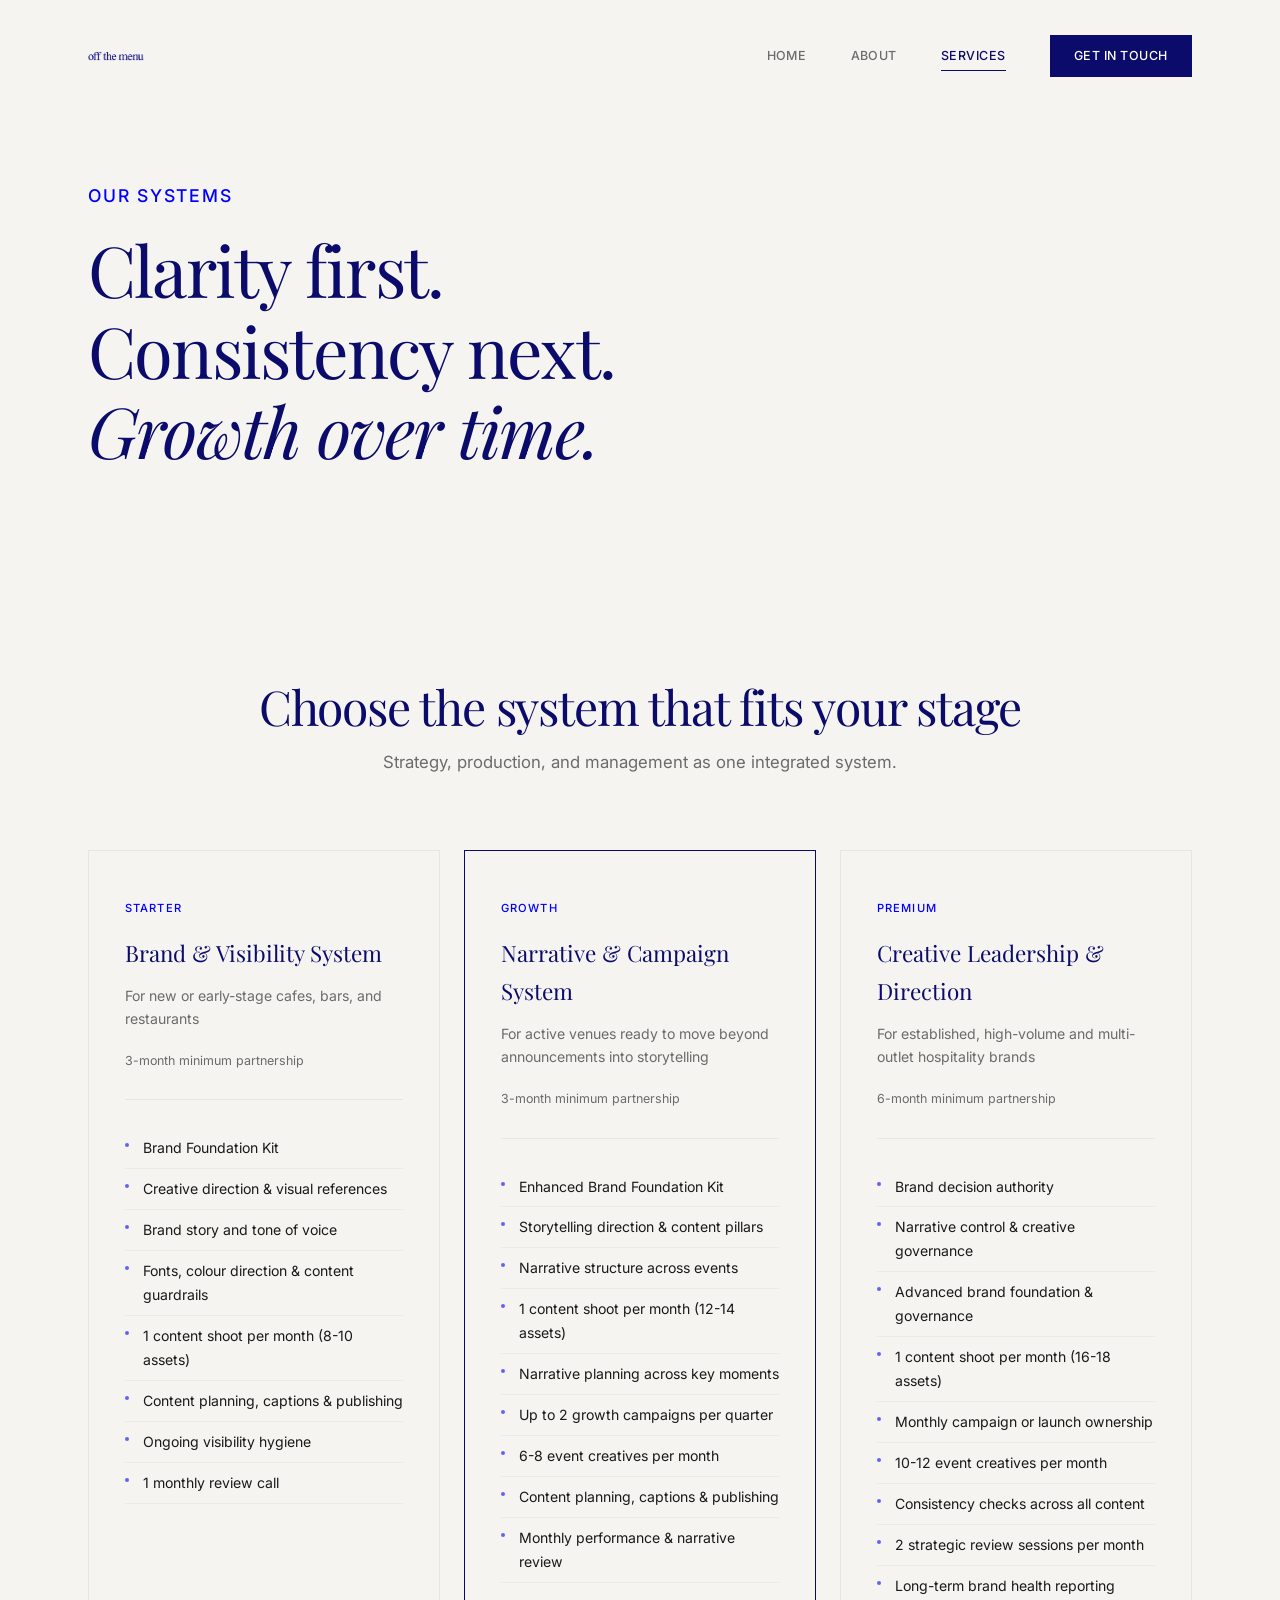
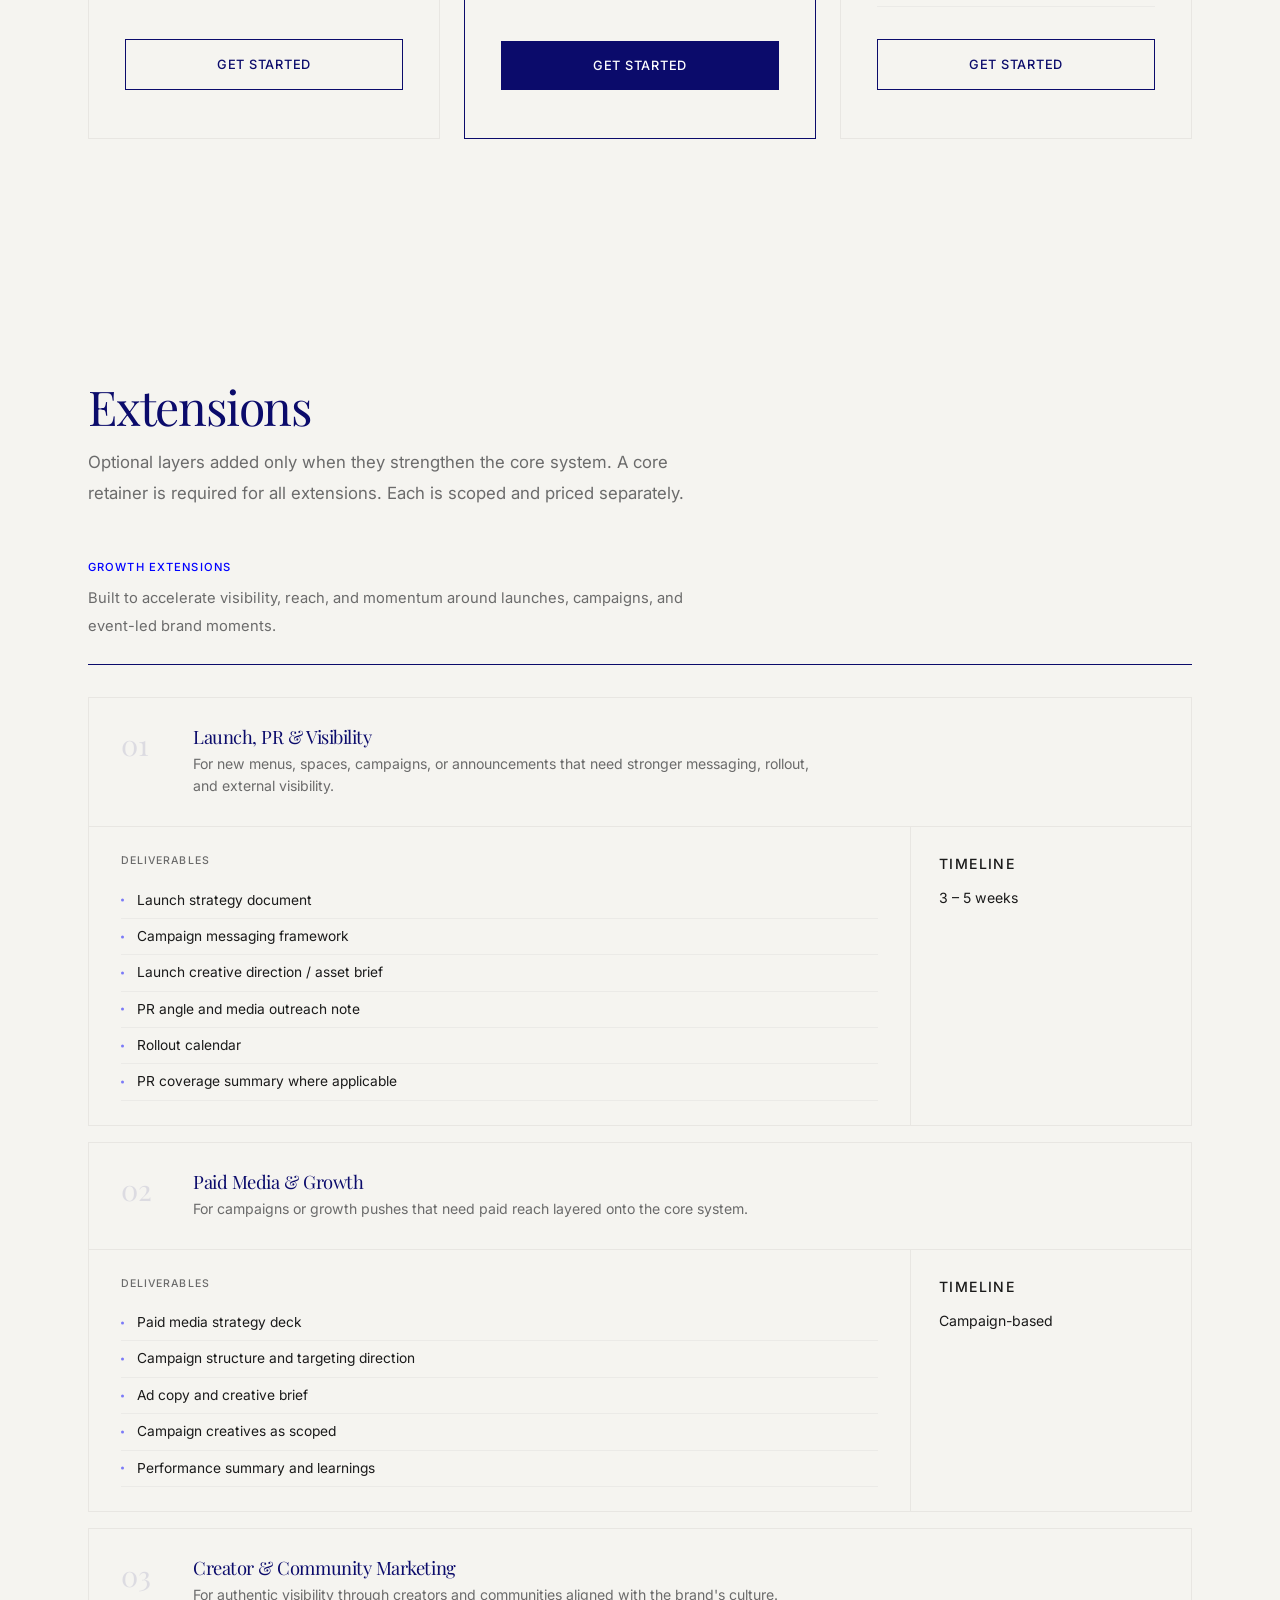
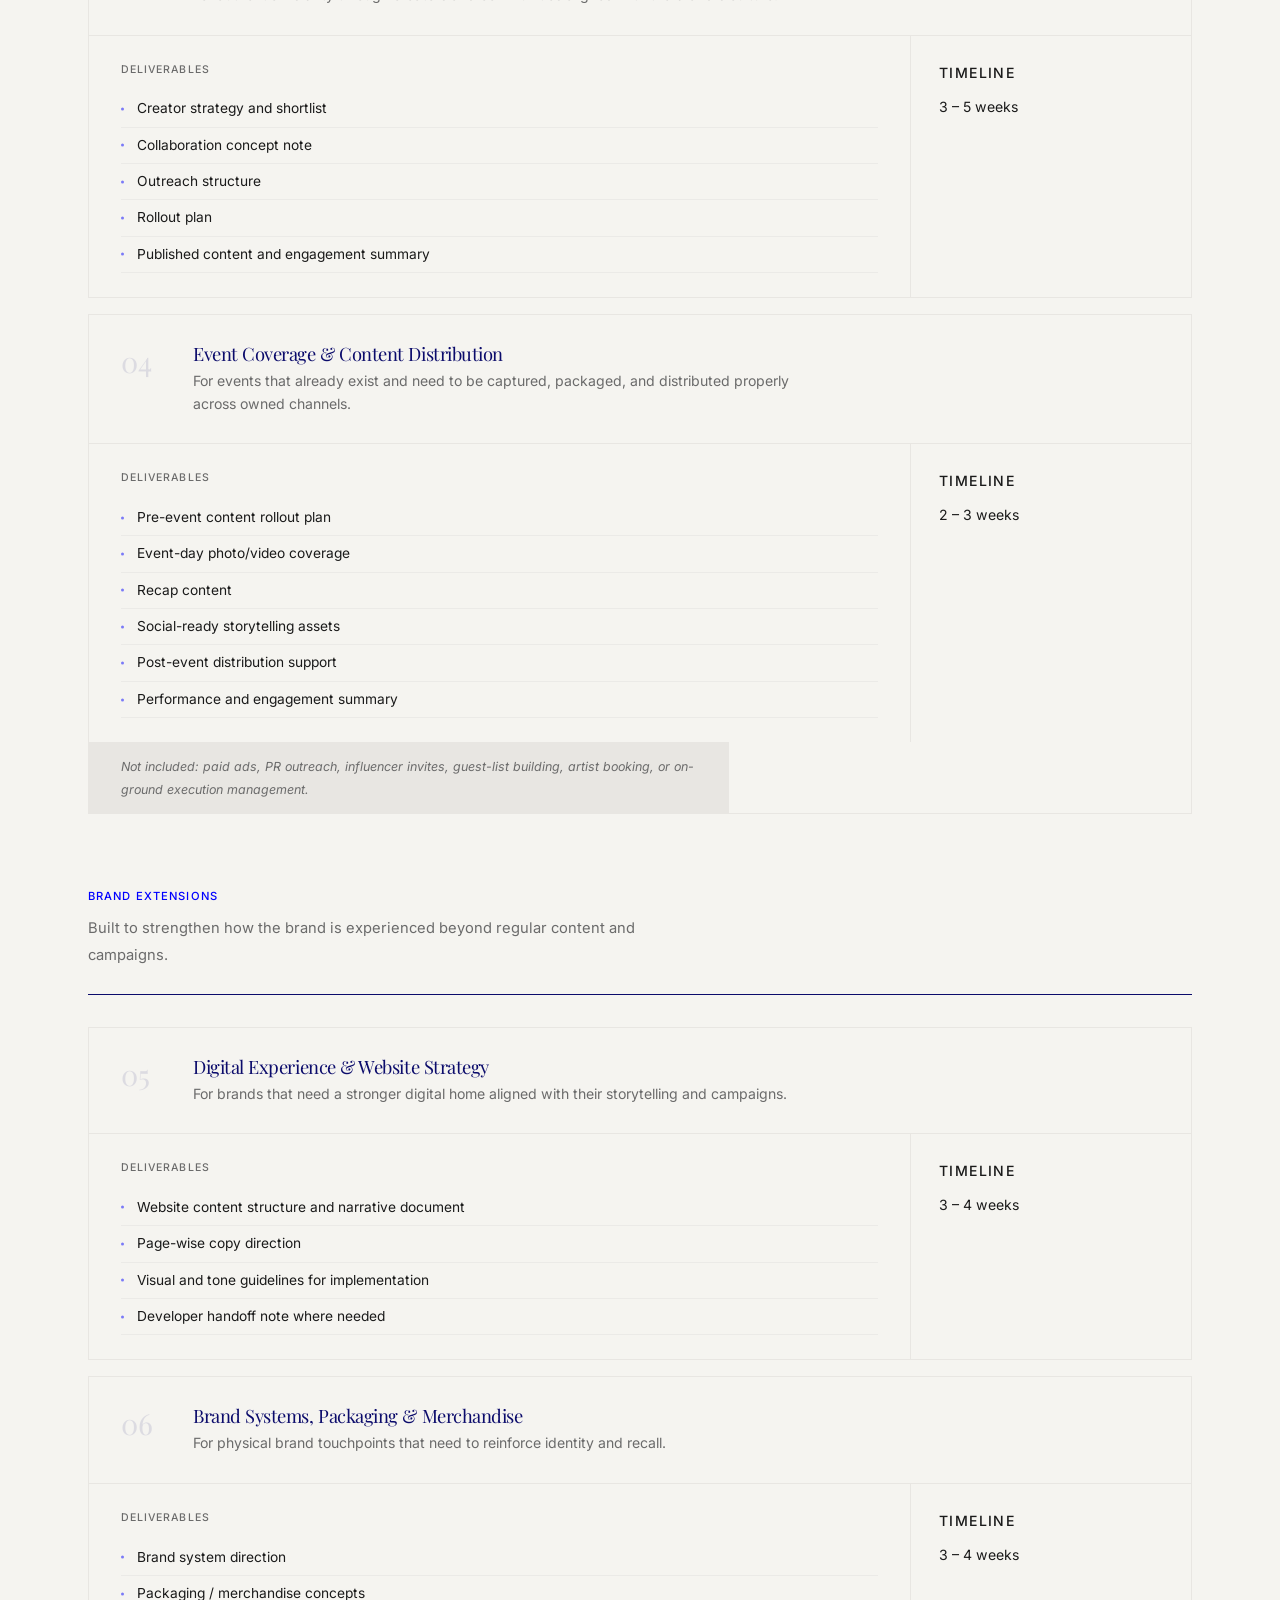
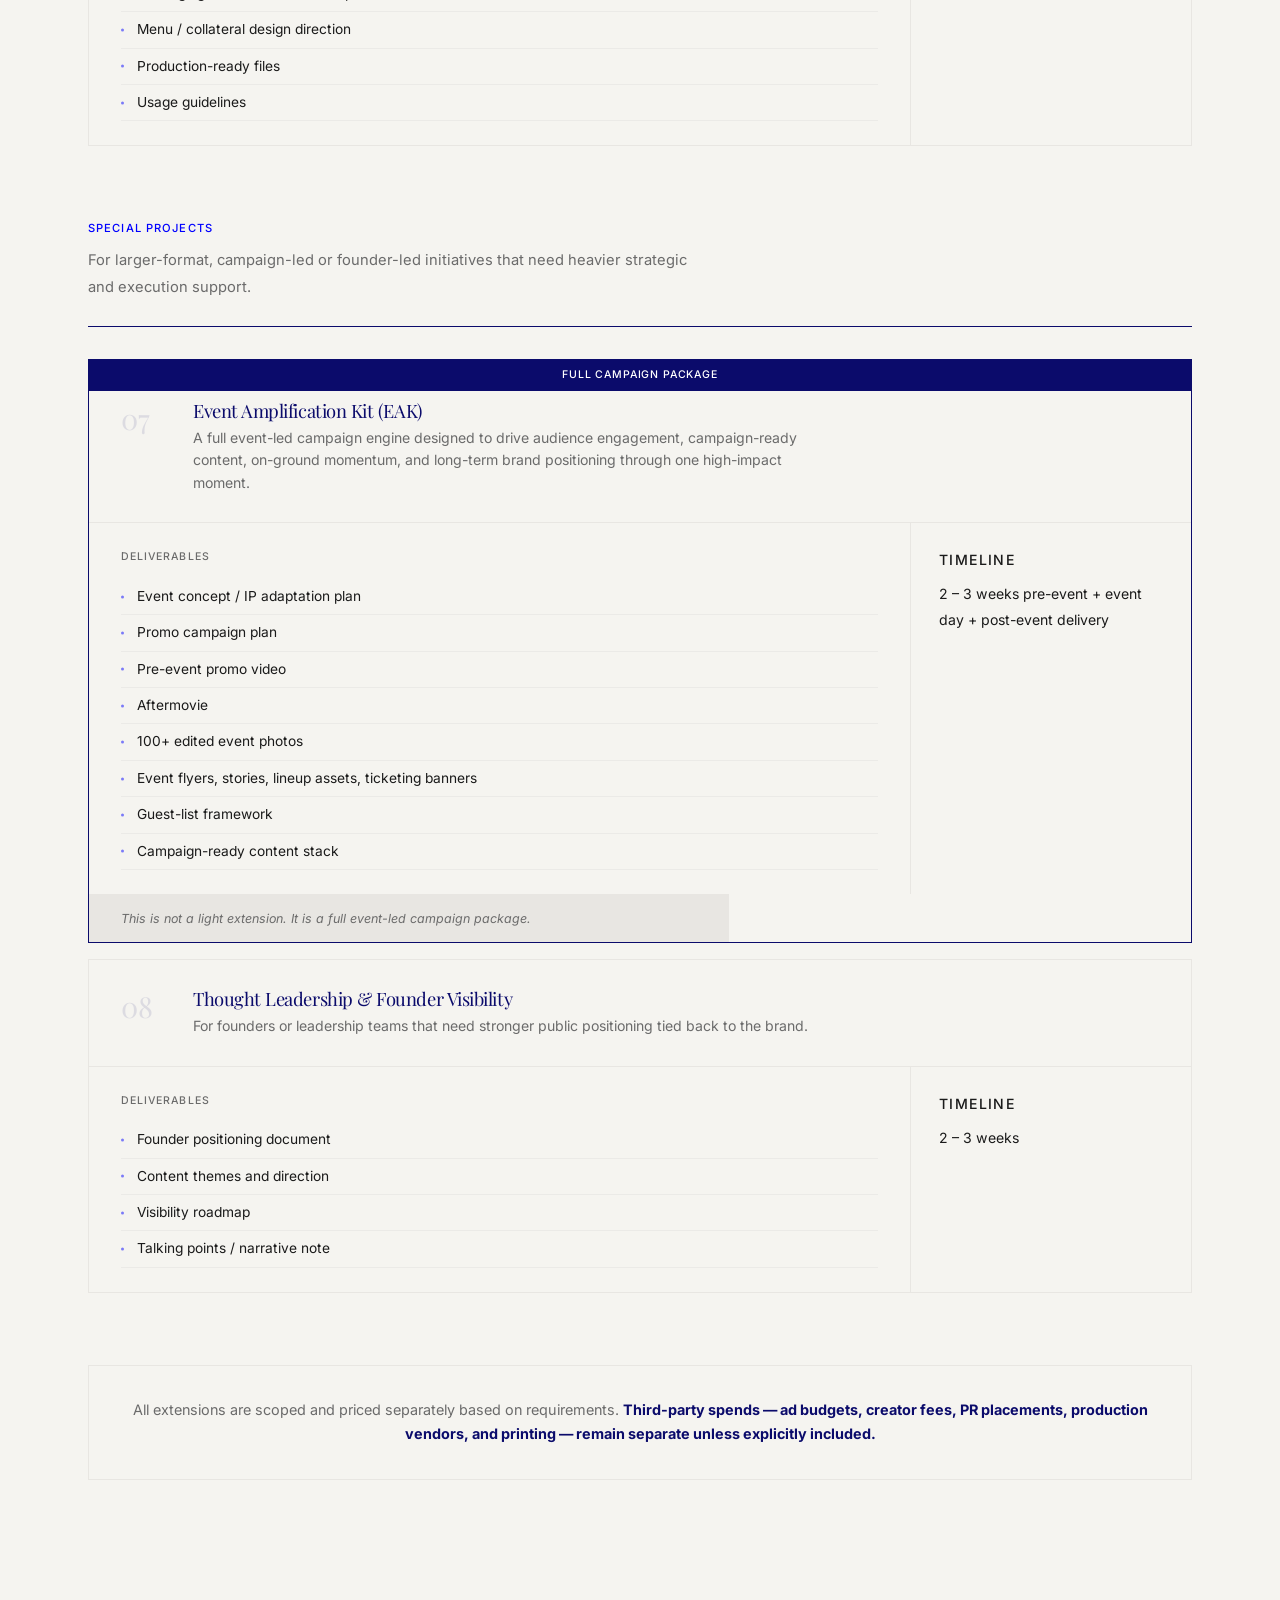
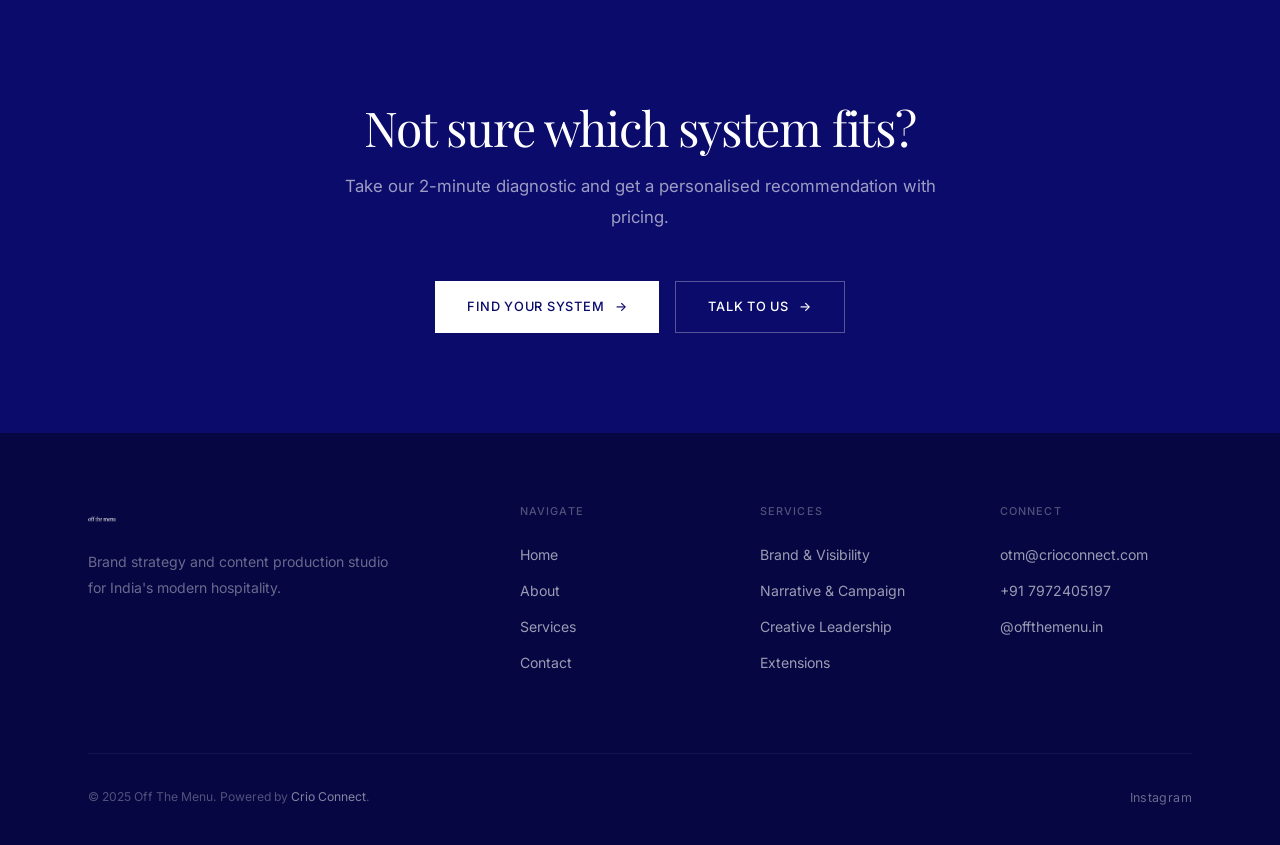
<file: services.html>
<!DOCTYPE html>
<html lang="en">
<head>
  <!-- Google tag (gtag.js) -->
  <script async src="https://www.googletagmanager.com/gtag/js?id=G-KPR5SHNLHE"></script>
  <script>
    window.dataLayer = window.dataLayer || [];
    function gtag(){dataLayer.push(arguments);}
    gtag('js', new Date());
    gtag('config', 'G-KPR5SHNLHE');
  </script>
  <meta charset="UTF-8">
  <meta name="viewport" content="width=device-width, initial-scale=1.0">
  <title>Services - Off The Menu</title>
  <meta name="description" content="Explore Off The Menu's retainer systems and extensions - structured creative systems for hospitality brands at every stage.">
  <link rel="canonical" href="https://offthemenu.co.in/services.html">
  <meta property="og:type" content="website">
  <meta property="og:url" content="https://offthemenu.co.in/services.html">
  <meta property="og:title" content="Services - Off The Menu">
  <meta property="og:description" content="Explore Off The Menu's retainer systems and extensions - structured creative systems for hospitality brands at every stage.">
  <meta property="og:image" content="https://offthemenu.co.in/assets/logos/otm_wordmark_color.png">
  <meta property="og:site_name" content="Off The Menu">
  <meta name="twitter:card" content="summary_large_image">
  <meta name="twitter:title" content="Services - Off The Menu">
  <meta name="twitter:description" content="Retainer systems and extensions for hospitality brands at every stage.">
  <meta name="twitter:image" content="https://offthemenu.co.in/assets/logos/otm_wordmark_color.png">
  <link rel="icon" type="image/png" href="assets/logos/otm_monogram_color.png">
  <link rel="preconnect" href="https://fonts.googleapis.com">
  <link rel="preconnect" href="https://fonts.gstatic.com" crossorigin>
  <link href="https://fonts.googleapis.com/css2?family=Inter:wght@300;400;500;600&family=Playfair+Display:ital,wght@0,400;0,500;0,600;1,400;1,500&display=swap" rel="stylesheet">
  <link rel="stylesheet" href="css/styles.css">
</head>
<body>

  <!-- ========== NAVIGATION ========== -->
  <nav class="nav">
    <div class="container nav__inner">
      <a href="index.html" class="nav__logo">
        <img src="assets/logos/otm_wordmark_color.png" alt="Off The Menu">
      </a>
      <div class="nav__links">
        <a href="index.html" class="nav__link">Home</a>
        <a href="about.html" class="nav__link">About</a>
        <a href="services.html" class="nav__link nav__link--active">Services</a>
        <a href="contact.html" class="nav__cta">Get in Touch</a>
      </div>
      <div class="nav__hamburger">
        <span></span>
        <span></span>
        <span></span>
      </div>
    </div>
  </nav>

  <div class="nav__mobile">
    <a href="index.html">Home</a>
    <a href="about.html">About</a>
    <a href="services.html">Services</a>
    <a href="contact.html">Contact</a>
  </div>

  <!-- ========== PAGE HEADER ========== -->
  <section class="page-header">
    <div class="container">
      <p class="label">Our Systems</p>
      <h1>Clarity first. Consistency next. <em>Growth over time.</em></h1>
    </div>
  </section>

  <!-- ========== RETAINER SYSTEMS ========== -->
  <section class="retainers">
    <div class="container">
      <div class="retainers__header reveal">
        <h2>Choose the system that fits your stage</h2>
        <p>Strategy, production, and management as one integrated system.</p>
      </div>

      <div class="retainers__grid">

        <!-- STARTER -->
        <div class="retainer-card reveal">
          <div class="retainer-card__tier">Starter</div>
          <div class="retainer-card__name">Brand & Visibility System</div>
          <div class="retainer-card__audience">For new or early-stage cafes, bars, and restaurants</div>
          <div class="retainer-card__term">3-month minimum partnership</div>
          <div class="retainer-card__divider"></div>
          <ul class="retainer-card__features">
            <li>Brand Foundation Kit</li>
            <li>Creative direction & visual references</li>
            <li>Brand story and tone of voice</li>
            <li>Fonts, colour direction & content guardrails</li>
            <li>1 content shoot per month (8-10 assets)</li>
            <li>Content planning, captions & publishing</li>
            <li>Ongoing visibility hygiene</li>
            <li>1 monthly review call</li>
          </ul>
          <a href="contact.html" class="btn btn--outline" style="width: 100%; justify-content: center;">Get Started</a>
        </div>

        <!-- GROWTH -->
        <div class="retainer-card retainer-card--featured reveal reveal--delay-1">
          <div class="retainer-card__tier">Growth</div>
          <div class="retainer-card__name">Narrative & Campaign System</div>
          <div class="retainer-card__audience">For active venues ready to move beyond announcements into storytelling</div>
          <div class="retainer-card__term">3-month minimum partnership</div>
          <div class="retainer-card__divider"></div>
          <ul class="retainer-card__features">
            <li>Enhanced Brand Foundation Kit</li>
            <li>Storytelling direction & content pillars</li>
            <li>Narrative structure across events</li>
            <li>1 content shoot per month (12-14 assets)</li>
            <li>Narrative planning across key moments</li>
            <li>Up to 2 growth campaigns per quarter</li>
            <li>6-8 event creatives per month</li>
            <li>Content planning, captions & publishing</li>
            <li>Monthly performance & narrative review</li>
          </ul>
          <a href="contact.html" class="btn btn--primary" style="width: 100%; justify-content: center;">Get Started</a>
        </div>

        <!-- PREMIUM -->
        <div class="retainer-card reveal reveal--delay-2">
          <div class="retainer-card__tier">Premium</div>
          <div class="retainer-card__name">Creative Leadership & Direction</div>
          <div class="retainer-card__audience">For established, high-volume and multi-outlet hospitality brands</div>
          <div class="retainer-card__term">6-month minimum partnership</div>
          <div class="retainer-card__divider"></div>
          <ul class="retainer-card__features">
            <li>Brand decision authority</li>
            <li>Narrative control & creative governance</li>
            <li>Advanced brand foundation & governance</li>
            <li>1 content shoot per month (16-18 assets)</li>
            <li>Monthly campaign or launch ownership</li>
            <li>10-12 event creatives per month</li>
            <li>Consistency checks across all content</li>
            <li>2 strategic review sessions per month</li>
            <li>Long-term brand health reporting</li>
          </ul>
          <a href="contact.html" class="btn btn--outline" style="width: 100%; justify-content: center;">Get Started</a>
        </div>

      </div>
    </div>
  </section>

  <!-- ========== EXTENSIONS ========== -->
  <section class="extensions extensions--full">
    <div class="container">

      <div class="extensions__header reveal">
        <h2>Extensions</h2>
        <p>Optional layers added only when they strengthen the core system. A core retainer is required for all extensions. Each is scoped and priced separately.</p>
      </div>

      <!-- GROWTH EXTENSIONS -->
      <div class="ext-bucket reveal">
        <div class="ext-bucket__header">
          <p class="ext-bucket__label">Growth Extensions</p>
          <p class="ext-bucket__desc">Built to accelerate visibility, reach, and momentum around launches, campaigns, and event-led brand moments.</p>
        </div>

        <div class="ext-card">
          <div class="ext-card__top">
            <span class="ext-card__num">01</span>
            <div>
              <h3 class="ext-card__name">Launch, PR &amp; Visibility</h3>
              <p class="ext-card__desc">For new menus, spaces, campaigns, or announcements that need stronger messaging, rollout, and external visibility.</p>
            </div>
          </div>
          <div class="ext-card__body">
            <div class="ext-card__deliverables">
              <p class="ext-card__col-label">Deliverables</p>
              <ul>
                <li>Launch strategy document</li>
                <li>Campaign messaging framework</li>
                <li>Launch creative direction / asset brief</li>
                <li>PR angle and media outreach note</li>
                <li>Rollout calendar</li>
                <li>PR coverage summary where applicable</li>
              </ul>
            </div>
            <div class="ext-card__meta">
              <div class="ext-card__meta-item">
                <p class="ext-card__col-label">Timeline</p>
                <p>3 &ndash; 5 weeks</p>
              </div>
            </div>
          </div>
        </div>

        <div class="ext-card">
          <div class="ext-card__top">
            <span class="ext-card__num">02</span>
            <div>
              <h3 class="ext-card__name">Paid Media &amp; Growth</h3>
              <p class="ext-card__desc">For campaigns or growth pushes that need paid reach layered onto the core system.</p>
            </div>
          </div>
          <div class="ext-card__body">
            <div class="ext-card__deliverables">
              <p class="ext-card__col-label">Deliverables</p>
              <ul>
                <li>Paid media strategy deck</li>
                <li>Campaign structure and targeting direction</li>
                <li>Ad copy and creative brief</li>
                <li>Campaign creatives as scoped</li>
                <li>Performance summary and learnings</li>
              </ul>
            </div>
            <div class="ext-card__meta">
              <div class="ext-card__meta-item">
                <p class="ext-card__col-label">Timeline</p>
                <p>Campaign-based</p>
              </div>
            </div>
          </div>
        </div>

        <div class="ext-card">
          <div class="ext-card__top">
            <span class="ext-card__num">03</span>
            <div>
              <h3 class="ext-card__name">Creator &amp; Community Marketing</h3>
              <p class="ext-card__desc">For authentic visibility through creators and communities aligned with the brand's culture.</p>
            </div>
          </div>
          <div class="ext-card__body">
            <div class="ext-card__deliverables">
              <p class="ext-card__col-label">Deliverables</p>
              <ul>
                <li>Creator strategy and shortlist</li>
                <li>Collaboration concept note</li>
                <li>Outreach structure</li>
                <li>Rollout plan</li>
                <li>Published content and engagement summary</li>
              </ul>
            </div>
            <div class="ext-card__meta">
              <div class="ext-card__meta-item">
                <p class="ext-card__col-label">Timeline</p>
                <p>3 &ndash; 5 weeks</p>
              </div>
            </div>
          </div>
        </div>

        <div class="ext-card">
          <div class="ext-card__top">
            <span class="ext-card__num">04</span>
            <div>
              <h3 class="ext-card__name">Event Coverage &amp; Content Distribution</h3>
              <p class="ext-card__desc">For events that already exist and need to be captured, packaged, and distributed properly across owned channels.</p>
            </div>
          </div>
          <div class="ext-card__body">
            <div class="ext-card__deliverables">
              <p class="ext-card__col-label">Deliverables</p>
              <ul>
                <li>Pre-event content rollout plan</li>
                <li>Event-day photo/video coverage</li>
                <li>Recap content</li>
                <li>Social-ready storytelling assets</li>
                <li>Post-event distribution support</li>
                <li>Performance and engagement summary</li>
              </ul>
            </div>
            <div class="ext-card__meta">
              <div class="ext-card__meta-item">
                <p class="ext-card__col-label">Timeline</p>
                <p>2 &ndash; 3 weeks</p>
              </div>
            </div>
          </div>
          <p class="ext-card__not">Not included: paid ads, PR outreach, influencer invites, guest-list building, artist booking, or on-ground execution management.</p>
        </div>
      </div>

      <!-- BRAND EXTENSIONS -->
      <div class="ext-bucket reveal">
        <div class="ext-bucket__header">
          <p class="ext-bucket__label">Brand Extensions</p>
          <p class="ext-bucket__desc">Built to strengthen how the brand is experienced beyond regular content and campaigns.</p>
        </div>

        <div class="ext-card">
          <div class="ext-card__top">
            <span class="ext-card__num">05</span>
            <div>
              <h3 class="ext-card__name">Digital Experience &amp; Website Strategy</h3>
              <p class="ext-card__desc">For brands that need a stronger digital home aligned with their storytelling and campaigns.</p>
            </div>
          </div>
          <div class="ext-card__body">
            <div class="ext-card__deliverables">
              <p class="ext-card__col-label">Deliverables</p>
              <ul>
                <li>Website content structure and narrative document</li>
                <li>Page-wise copy direction</li>
                <li>Visual and tone guidelines for implementation</li>
                <li>Developer handoff note where needed</li>
              </ul>
            </div>
            <div class="ext-card__meta">
              <div class="ext-card__meta-item">
                <p class="ext-card__col-label">Timeline</p>
                <p>3 &ndash; 4 weeks</p>
              </div>
            </div>
          </div>
        </div>

        <div class="ext-card">
          <div class="ext-card__top">
            <span class="ext-card__num">06</span>
            <div>
              <h3 class="ext-card__name">Brand Systems, Packaging &amp; Merchandise</h3>
              <p class="ext-card__desc">For physical brand touchpoints that need to reinforce identity and recall.</p>
            </div>
          </div>
          <div class="ext-card__body">
            <div class="ext-card__deliverables">
              <p class="ext-card__col-label">Deliverables</p>
              <ul>
                <li>Brand system direction</li>
                <li>Packaging / merchandise concepts</li>
                <li>Menu / collateral design direction</li>
                <li>Production-ready files</li>
                <li>Usage guidelines</li>
              </ul>
            </div>
            <div class="ext-card__meta">
              <div class="ext-card__meta-item">
                <p class="ext-card__col-label">Timeline</p>
                <p>3 &ndash; 4 weeks</p>
              </div>
            </div>
          </div>
        </div>
      </div>

      <!-- SPECIAL PROJECTS -->
      <div class="ext-bucket reveal">
        <div class="ext-bucket__header">
          <p class="ext-bucket__label">Special Projects</p>
          <p class="ext-bucket__desc">For larger-format, campaign-led or founder-led initiatives that need heavier strategic and execution support.</p>
        </div>

        <div class="ext-card ext-card--featured">
          <div class="ext-card__top">
            <span class="ext-card__num">07</span>
            <div>
              <h3 class="ext-card__name">Event Amplification Kit (EAK)</h3>
              <p class="ext-card__desc">A full event-led campaign engine designed to drive audience engagement, campaign-ready content, on-ground momentum, and long-term brand positioning through one high-impact moment.</p>
            </div>
          </div>
          <div class="ext-card__body">
            <div class="ext-card__deliverables">
              <p class="ext-card__col-label">Deliverables</p>
              <ul>
                <li>Event concept / IP adaptation plan</li>
                <li>Promo campaign plan</li>
                <li>Pre-event promo video</li>
                <li>Aftermovie</li>
                <li>100+ edited event photos</li>
                <li>Event flyers, stories, lineup assets, ticketing banners</li>
                <li>Guest-list framework</li>
                <li>Campaign-ready content stack</li>
              </ul>
            </div>
            <div class="ext-card__meta">
              <div class="ext-card__meta-item">
                <p class="ext-card__col-label">Timeline</p>
                <p>2 &ndash; 3 weeks pre-event + event day + post-event delivery</p>
              </div>
            </div>
          </div>
          <p class="ext-card__not">This is not a light extension. It is a full event-led campaign package.</p>
        </div>

        <div class="ext-card">
          <div class="ext-card__top">
            <span class="ext-card__num">08</span>
            <div>
              <h3 class="ext-card__name">Thought Leadership &amp; Founder Visibility</h3>
              <p class="ext-card__desc">For founders or leadership teams that need stronger public positioning tied back to the brand.</p>
            </div>
          </div>
          <div class="ext-card__body">
            <div class="ext-card__deliverables">
              <p class="ext-card__col-label">Deliverables</p>
              <ul>
                <li>Founder positioning document</li>
                <li>Content themes and direction</li>
                <li>Visibility roadmap</li>
                <li>Talking points / narrative note</li>
              </ul>
            </div>
            <div class="ext-card__meta">
              <div class="ext-card__meta-item">
                <p class="ext-card__col-label">Timeline</p>
                <p>2 &ndash; 3 weeks</p>
              </div>
            </div>
          </div>
        </div>
      </div>

      <div class="extensions__note reveal">
        All extensions are scoped and priced separately based on requirements. <strong>Third-party spends — ad budgets, creator fees, PR placements, production vendors, and printing — remain separate unless explicitly included.</strong>
      </div>

    </div>
  </section>

  <!-- ========== CTA ========== -->
  <section class="cta">
    <div class="container reveal">
      <h2>Not sure which system fits?</h2>
      <p>Take our 2-minute diagnostic and get a personalised recommendation with pricing.</p>
      <div style="display: flex; gap: 16px; justify-content: center; flex-wrap: wrap;">
        <a href="conversation.html" class="btn btn--white">
          Find Your System
          <span class="btn__arrow">&rarr;</span>
        </a>
        <a href="contact.html" class="btn btn--outline" style="border-color: rgba(255,255,255,0.3); color: var(--white);">
          Talk to Us
          <span class="btn__arrow">&rarr;</span>
        </a>
      </div>
    </div>
  </section>

  <!-- ========== FOOTER ========== -->
  <footer class="footer">
    <div class="container">
      <div class="footer__inner">
        <div class="footer__brand">
          <img src="assets/logos/otm_wordmark_white.png" alt="Off The Menu" class="footer__logo">
          <p>Brand strategy and content production studio for India's modern hospitality.</p>
        </div>
        <div>
          <h4>Navigate</h4>
          <div class="footer__links">
            <a href="index.html">Home</a>
            <a href="about.html">About</a>
            <a href="services.html">Services</a>
            <a href="contact.html">Contact</a>
          </div>
        </div>
        <div>
          <h4>Services</h4>
          <div class="footer__links">
            <a href="services.html">Brand & Visibility</a>
            <a href="services.html">Narrative & Campaign</a>
            <a href="services.html">Creative Leadership</a>
            <a href="services.html">Extensions</a>
          </div>
        </div>
        <div>
          <h4>Connect</h4>
          <div class="footer__links">
            <a href="mailto:otm@crioconnect.com">otm@crioconnect.com</a>
            <a href="tel:+917972405197">+91 7972405197</a>
            <a href="https://instagram.com/offthemenu.in" target="_blank" rel="noopener">@offthemenu.in</a>
          </div>
        </div>
      </div>
      <div class="footer__bottom">
        <p>&copy; 2025 Off The Menu. Powered by <a href="https://crioconnect.com" target="_blank" rel="noopener" style="color: rgba(255,255,255,0.5);">Crio Connect</a>.</p>
        <div class="footer__social">
          <a href="https://instagram.com/offthemenu.in" target="_blank" rel="noopener">Instagram</a>
        </div>
      </div>
    </div>
  </footer>

  <script src="js/main.js"></script>
</body>
</html>
</file>
<file: css/styles.css>
/* ============================================
   OFF THE MENU — Brand Website Styles
   Editorial hospitality minimalism
   ============================================ */

/* --- Design Tokens --- */
:root {
  --navy: #0B0B6B;
  --navy-light: #1a1a8a;
  --navy-dark: #060642;
  --cream: #F5F4F0;
  --warm-gray: #E8E6E2;
  --light-gray: #D4D4D0;
  --text: #1A1A1A;
  --text-light: #6B6B6B;
  --white: #FFFFFF;
  --accent: #0000FF;

  --font-serif: 'Playfair Display', 'Georgia', serif;
  --font-sans: 'Inter', 'Helvetica Neue', Arial, sans-serif;

  --max-width: 1200px;
  --section-padding: 120px 0;
  --transition: 0.35s ease;
}

/* --- Reset & Base --- */
*, *::before, *::after {
  margin: 0;
  padding: 0;
  box-sizing: border-box;
}

html {
  scroll-behavior: smooth;
  font-size: 16px;
}

body {
  font-family: var(--font-sans);
  color: var(--text);
  background-color: var(--cream);
  line-height: 1.7;
  -webkit-font-smoothing: antialiased;
  -moz-osx-font-smoothing: grayscale;
  overflow-x: hidden;
}

a {
  color: inherit;
  text-decoration: none;
  transition: color var(--transition);
}

img {
  max-width: 100%;
  height: auto;
  display: block;
}

ul, ol {
  list-style: none;
}

/* --- Typography --- */
h1, h2, h3, h4, h5 {
  font-family: var(--font-serif);
  font-weight: 400;
  line-height: 1.15;
  letter-spacing: -0.025em;
  color: var(--navy);
}

h1 {
  font-size: clamp(2.8rem, 5.5vw, 4.5rem);
}

h2 {
  font-size: clamp(2rem, 3.8vw, 3rem);
}

h3 {
  font-size: clamp(1.4rem, 2.2vw, 1.7rem);
}

h4 {
  font-size: 0.82rem;
  font-family: var(--font-sans);
  font-weight: 500;
  text-transform: uppercase;
  letter-spacing: 0.1em;
  color: var(--text-light);
}

p {
  font-size: 1.05rem;
  line-height: 1.85;
  color: var(--text-light);
  max-width: 640px;
}

em {
  font-style: italic;
}

.label {
  font-family: var(--font-sans);
  font-size: 0.72rem;
  font-weight: 500;
  text-transform: uppercase;
  letter-spacing: 0.1em;
  color: var(--accent);
}

.label--light {
  color: rgba(255,255,255,0.5);
}

/* --- Layout --- */
.container {
  width: 100%;
  max-width: var(--max-width);
  margin: 0 auto;
  padding: 0 48px;
}

section {
  padding: var(--section-padding);
}

/* --- Buttons --- */
.btn {
  display: inline-flex;
  align-items: center;
  gap: 10px;
  padding: 14px 32px;
  font-family: var(--font-sans);
  font-size: 0.8rem;
  font-weight: 500;
  letter-spacing: 0.06em;
  text-transform: uppercase;
  border: none;
  cursor: pointer;
  transition: var(--transition);
}

.btn--primary {
  background-color: var(--navy);
  color: var(--white);
}

.btn--primary:hover {
  background-color: var(--navy-light);
}

.btn--outline {
  background: transparent;
  color: var(--navy);
  border: 1px solid var(--navy);
}

.btn--outline:hover {
  background-color: var(--navy);
  color: var(--white);
}

.btn--white {
  background: var(--white);
  color: var(--navy);
}

.btn--white:hover {
  background: var(--cream);
}

.btn__arrow {
  transition: transform 0.3s ease;
}

.btn:hover .btn__arrow {
  transform: translateX(3px);
}

.btn--sm {
  padding: 10px 20px;
  font-size: 0.76rem;
}

.btn--outline-light {
  background: transparent;
  border: 1px solid rgba(255,255,255,0.25);
  color: rgba(255,255,255,0.75);
  padding: 14px 28px;
  font-size: 0.8rem;
  font-weight: 500;
  letter-spacing: 0.06em;
  text-transform: uppercase;
  display: inline-flex;
  align-items: center;
  gap: 8px;
  transition: var(--transition);
  cursor: pointer;
}

.btn--outline-light:hover {
  border-color: rgba(255,255,255,0.6);
  color: var(--white);
}

/* --- Divider --- */
.divider {
  width: 48px;
  height: 1px;
  background-color: var(--light-gray);
  margin: 28px 0;
}

.divider--light {
  background-color: rgba(255,255,255,0.2);
}

.divider--center {
  margin: 28px auto;
}

/* ============================================
   NAVIGATION
   ============================================ */
.nav {
  position: fixed;
  top: 0;
  left: 0;
  width: 100%;
  z-index: 1000;
  padding: 28px 0;
  transition: all 0.4s ease;
}

.nav--scrolled {
  background-color: rgba(244, 240, 235, 0.96);
  backdrop-filter: blur(24px);
  -webkit-backdrop-filter: blur(24px);
  padding: 16px 0;
  box-shadow: 0 1px 0 rgba(0,0,0,0.04);
}

.nav__inner {
  display: flex;
  align-items: center;
  justify-content: space-between;
}

.nav__logo img {
  height: 56px;
  width: auto;
}

.nav__links {
  display: flex;
  align-items: center;
  gap: 44px;
}

.nav__link {
  font-size: 0.78rem;
  font-weight: 500;
  letter-spacing: 0.04em;
  text-transform: uppercase;
  color: var(--text-light);
  position: relative;
}

.nav__link::after {
  content: '';
  position: absolute;
  bottom: -4px;
  left: 0;
  width: 0;
  height: 1px;
  background-color: var(--navy);
  transition: width 0.3s ease;
}

.nav__link:hover {
  color: var(--navy);
}

.nav__link:hover::after,
.nav__link--active::after {
  width: 100%;
}

.nav__link--active {
  color: var(--navy);
}

.nav__cta {
  font-size: 0.78rem;
  font-weight: 500;
  letter-spacing: 0.04em;
  text-transform: uppercase;
  padding: 10px 24px;
  background-color: var(--navy);
  color: var(--white);
  transition: var(--transition);
}

.nav__cta:hover {
  background-color: var(--navy-light);
}

/* Mobile Menu */
.nav__hamburger {
  display: none;
  flex-direction: column;
  gap: 6px;
  cursor: pointer;
  padding: 4px;
  z-index: 1001;
}

.nav__hamburger span {
  width: 22px;
  height: 1px;
  background-color: var(--navy);
  transition: var(--transition);
}

.nav__hamburger--active span:nth-child(1) {
  transform: rotate(45deg) translate(5px, 5px);
}

.nav__hamburger--active span:nth-child(2) {
  opacity: 0;
}

.nav__hamburger--active span:nth-child(3) {
  transform: rotate(-45deg) translate(5px, -5px);
}

.nav__mobile {
  display: none;
  position: fixed;
  top: 0;
  left: 0;
  width: 100%;
  height: 100vh;
  background-color: var(--cream);
  z-index: 999;
  flex-direction: column;
  justify-content: center;
  align-items: center;
  gap: 36px;
  opacity: 0;
  visibility: hidden;
  transition: all 0.4s ease;
}

.nav__mobile--active {
  opacity: 1;
  visibility: visible;
}

.nav__mobile a {
  font-family: var(--font-serif);
  font-size: 1.8rem;
  color: var(--navy);
}

/* ============================================
   HERO
   ============================================ */
.hero {
  min-height: 100vh;
  display: flex;
  align-items: center;
  position: relative;
  padding: 180px 0 120px;
  overflow: hidden;
}

.hero--centered {
  text-align: center;
}

.hero--centered .hero__container {
  display: flex;
  flex-direction: column;
  align-items: center;
}

.hero__logo {
  height: 72px;
  width: auto;
  margin-bottom: 56px;
}

.hero__title {
  margin-bottom: 36px;
  max-width: 800px;
}

.hero__title--full {
  max-width: 100%;
}

.hero__description {
  font-size: 1.05rem;
  line-height: 1.9;
  color: var(--text-light);
  max-width: 720px;
  margin-bottom: 40px;
}

.hero__statement {
  font-family: var(--font-serif);
  font-size: 1.2rem;
  line-height: 1.65;
  color: var(--navy);
  font-weight: 400;
  max-width: 680px;
  margin-bottom: 52px;
  padding: 32px 0;
  border-top: 1px solid var(--warm-gray);
  border-bottom: 1px solid var(--warm-gray);
}

.hero__actions {
  display: flex;
  gap: 16px;
  flex-wrap: wrap;
}

.hero__actions--center {
  justify-content: center;
  margin-bottom: 48px;
}

.hero__backed {
  font-size: 0.8rem;
  color: var(--text-light);
  max-width: none;
  letter-spacing: 0.01em;
}

.hero__backed a {
  color: var(--navy);
  font-weight: 500;
}

.hero__backed a:hover {
  color: var(--accent);
}

/* Legacy hero elements */
.hero__content {
  position: relative;
  z-index: 2;
}

.hero__tagline {
  font-family: var(--font-sans);
  font-size: 0.78rem;
  font-weight: 500;
  letter-spacing: 0.1em;
  text-transform: uppercase;
  color: var(--accent);
  margin-bottom: 32px;
}

.hero__subtitle {
  font-size: 1.1rem;
  line-height: 1.85;
  color: var(--text-light);
  max-width: 520px;
  margin-bottom: 48px;
}

.hero__image {
  display: none;
}

.hero__support {
  font-size: 0.9rem;
  color: var(--text-light);
  max-width: 540px;
  margin-top: -8px;
  margin-bottom: 32px;
  line-height: 1.7;
}

/* ============================================
   FOUNDER SECTION
   ============================================ */
.founder {
  background: var(--cream);
  padding: 100px 0;
}

.founder__inner {
  display: grid;
  grid-template-columns: 320px 1fr;
  gap: 64px;
  align-items: center;
}

.founder__image img {
  width: 100%;
  aspect-ratio: 3/4;
  object-fit: cover;
  filter: grayscale(20%);
}

.founder__content .label {
  margin-bottom: 16px;
}

.founder__content h2 {
  margin-bottom: 20px;
  max-width: 560px;
}

.founder__content p {
  margin-bottom: 16px;
}

/* ============================================
   CTA PHONE
   ============================================ */
.cta__phone {
  margin-top: 28px;
  max-width: none;
}

.cta__phone a {
  font-size: 1.1rem;
  color: rgba(255,255,255,0.6);
  font-family: var(--font-sans);
  letter-spacing: 0.02em;
}

.cta__phone a:hover {
  color: var(--white);
}

/* ============================================
   PREMIUM DETAIL PRICE
   ============================================ */
.premium-detail__price {
  font-family: var(--font-serif);
  font-size: 1.3rem;
  color: var(--white);
  margin-bottom: 4px;
}

/* ============================================
   BACKED BY BANNER (Homepage)
   ============================================ */
.backed-banner {
  background: var(--navy-dark);
  padding: 18px 0;
  text-align: center;
}

.backed-banner a {
  display: inline-flex;
  align-items: center;
  gap: 12px;
  color: rgba(255,255,255,0.5);
  font-size: 0.8rem;
  font-weight: 400;
  letter-spacing: 0.02em;
  transition: color 0.3s ease;
}

.backed-banner a:hover {
  color: rgba(255,255,255,0.8);
}

.backed-banner img {
  height: 20px;
  width: auto;
  display: inline-block;
  vertical-align: middle;
  opacity: 0.6;
}

.backed-banner .backed-banner__arrow {
  transition: transform 0.3s ease;
}

.backed-banner a:hover .backed-banner__arrow {
  transform: translateX(3px);
}

/* ============================================
   LOGO MARQUEE
   ============================================ */
.marquee {
  background: var(--cream);
  padding: 56px 0;
  overflow: hidden;
  position: relative;
  border-top: 1px solid var(--warm-gray);
}

.marquee__label {
  text-align: center;
  margin-bottom: 36px;
}

.marquee__track {
  display: flex;
  animation: marqueeScroll 40s linear infinite;
  width: max-content;
}

.marquee__track:hover {
  animation-play-state: paused;
}

.marquee__logos {
  display: flex;
  align-items: center;
  gap: 56px;
  padding: 0 28px;
}

.marquee__logo {
  height: 52px;
  width: auto;
  min-width: 90px;
  max-width: 150px;
  object-fit: contain;
  filter: grayscale(100%);
  opacity: 0.3;
  transition: opacity 0.5s ease, filter 0.5s ease;
  flex-shrink: 0;
}

.marquee__logo:hover {
  filter: grayscale(0%);
  opacity: 0.8;
}

@keyframes marqueeScroll {
  0% { transform: translateX(0); }
  100% { transform: translateX(-50%); }
}

/* ============================================
   ABOUT / PHILOSOPHY SECTION
   ============================================ */
.about {
  background-color: var(--cream);
}

.about__grid {
  display: grid;
  grid-template-columns: 1fr 1fr;
  gap: 80px;
  align-items: start;
}

.about__left .label {
  margin-bottom: 24px;
}

.about__left h2 {
  margin-bottom: 24px;
}

.about__left p {
  margin-bottom: 20px;
}

.about__right {
  padding-top: 20px;
}

.about__quote {
  font-family: var(--font-serif);
  font-size: 1.5rem;
  line-height: 1.5;
  color: var(--navy);
  font-style: italic;
  border-left: 1px solid var(--accent);
  padding-left: 32px;
  margin-bottom: 40px;
}

.about__image {
  width: 100%;
  aspect-ratio: 4/5;
  object-fit: cover;
}

/* ============================================
   PROBLEM SECTION
   ============================================ */
.problem {
  background-color: var(--navy);
  color: var(--white);
  text-align: center;
}

.problem h2 {
  color: var(--white);
  max-width: 700px;
  margin: 0 auto 24px;
}

.problem p {
  color: rgba(255,255,255,0.6);
  max-width: 600px;
  margin: 0 auto 16px;
}

.problem__highlight {
  font-family: var(--font-serif);
  font-size: 1.25rem;
  color: var(--white) !important;
  font-style: italic;
  margin-top: 40px !important;
  max-width: 640px;
}

/* ============================================
   SYSTEM SECTION (Think, Create, Scale)
   ============================================ */
.system {
  background-color: var(--cream);
}

.system__header {
  text-align: center;
  margin-bottom: 72px;
}

.system__header h2 {
  margin-bottom: 12px;
}

.system__header p {
  margin: 0 auto;
}

.system__grid {
  display: grid;
  grid-template-columns: repeat(3, 1fr);
  gap: 24px;
}

.system__card {
  text-align: left;
  padding: 48px 36px;
  border-bottom: 1px solid var(--warm-gray);
  background: transparent;
  transition: border-color var(--transition);
}

.system__card:hover {
  border-color: var(--navy);
}

.system__number {
  font-family: var(--font-serif);
  font-size: 2.8rem;
  color: var(--navy);
  opacity: 0.1;
  margin-bottom: 16px;
  line-height: 1;
}

.system__card h3 {
  margin-bottom: 12px;
  font-style: italic;
}

.system__card p {
  margin: 0;
  font-size: 0.92rem;
}

.system__footer {
  text-align: center;
  margin-top: 56px;
}

.system__footer p {
  margin: 0 auto 8px;
  font-family: var(--font-serif);
  font-size: 1.1rem;
  color: var(--navy);
  font-style: italic;
  max-width: 600px;
}

/* ============================================
   SERVICES / WHAT WE LEAD
   ============================================ */
.services {
  background-color: var(--cream);
}

.services__header {
  margin-bottom: 48px;
}

.services__header h2 {
  margin-bottom: 12px;
}

.services__list {
  display: grid;
  grid-template-columns: repeat(3, 1fr);
  gap: 24px;
  margin-bottom: 48px;
}

.services__item {
  padding: 24px 20px;
  border-bottom: 1px solid var(--warm-gray);
  font-size: 0.92rem;
  font-weight: 500;
  color: var(--text);
  transition: color var(--transition);
  position: relative;
}

.services__item::before {
  content: '';
  position: absolute;
  bottom: 0;
  left: 0;
  width: 0;
  height: 1px;
  background-color: var(--navy);
  transition: width 0.4s ease;
}

.services__item:hover::before {
  width: 100%;
}

.services__item:hover {
  color: var(--navy);
}

/* ============================================
   RETAINER SYSTEMS
   ============================================ */
.retainers {
  background-color: var(--cream);
}

.retainers__header {
  text-align: center;
  margin-bottom: 72px;
}

.retainers__header h2 {
  margin-bottom: 12px;
}

.retainers__header p {
  margin: 0 auto;
}

.retainers__grid {
  display: grid;
  grid-template-columns: repeat(3, 1fr);
  gap: 24px;
}

.retainers__grid--two {
  grid-template-columns: repeat(2, 1fr);
}

.retainer-card {
  background: transparent;
  padding: 48px 36px;
  border: 1px solid var(--warm-gray);
  transition: border-color var(--transition);
  display: flex;
  flex-direction: column;
}

.retainer-card:hover {
  border-color: var(--navy);
}

.retainer-card__tier {
  font-size: 0.7rem;
  font-weight: 500;
  letter-spacing: 0.1em;
  text-transform: uppercase;
  color: var(--accent);
  margin-bottom: 16px;
}

.retainer-card__name {
  font-family: var(--font-serif);
  font-size: 1.4rem;
  color: var(--navy);
  margin-bottom: 12px;
}

.retainer-card__audience {
  font-size: 0.88rem;
  color: var(--text-light);
  margin-bottom: 20px;
  line-height: 1.65;
}

.retainer-card__price {
  font-family: var(--font-serif);
  font-size: 1.5rem;
  color: var(--navy);
  margin-bottom: 4px;
}

.retainer-card__term {
  font-size: 0.78rem;
  color: var(--text-light);
  margin-bottom: 28px;
}

.retainer-card__divider {
  width: 100%;
  height: 1px;
  background: var(--warm-gray);
  margin-bottom: 28px;
}

.retainer-card__desc {
  font-size: 0.9rem;
  color: var(--text-light);
  line-height: 1.7;
  margin-bottom: 24px;
}

.retainer-card__features {
  margin-bottom: 32px;
  flex-grow: 1;
}

.retainer-card__features li {
  font-size: 0.88rem;
  color: var(--text);
  padding: 8px 0;
  padding-left: 18px;
  position: relative;
  border-bottom: 1px solid rgba(0,0,0,0.04);
}

.retainer-card__features li::before {
  content: '';
  position: absolute;
  left: 0;
  top: 15px;
  width: 4px;
  height: 4px;
  border-radius: 50%;
  background-color: var(--accent);
  opacity: 0.6;
}

/* Featured card — restrained treatment */
.retainer-card--featured {
  border-color: var(--navy);
  position: relative;
}

.retainer-card--featured::before {
  content: '';
  display: none;
}

/* ============================================
   EXTENSIONS
   ============================================ */
.extensions {
  background-color: var(--cream);
}

.extensions__header {
  margin-bottom: 48px;
}

.extensions__header h2 {
  margin-bottom: 12px;
}

.extensions__grid {
  display: grid;
  grid-template-columns: repeat(2, 1fr);
  gap: 20px;
}

.extension-card {
  padding: 32px 28px;
  border: 1px solid var(--warm-gray);
  transition: border-color var(--transition);
}

.extension-card:hover {
  border-color: var(--navy);
}

.extension-card__number {
  font-family: var(--font-serif);
  font-size: 1.6rem;
  color: var(--navy);
  opacity: 0.12;
  margin-bottom: 8px;
}

.extension-card h3 {
  margin-bottom: 8px;
  font-size: 1.1rem;
}

.extension-card p {
  font-size: 0.88rem;
  line-height: 1.6;
}

.extensions__note {
  margin-top: 48px;
  padding: 32px;
  border: 1px solid var(--warm-gray);
  font-size: 0.9rem;
  color: var(--text-light);
  line-height: 1.7;
  text-align: center;
}

.extensions__note strong {
  color: var(--navy);
}

/* ============================================
   HOW WE WORK
   ============================================ */
.how-we-work {
  background: var(--cream);
}

.how-we-work__grid {
  display: grid;
  grid-template-columns: 1fr 1fr;
  gap: 80px;
  align-items: start;
}

.how-we-work h2 {
  margin-bottom: 24px;
}

.how-we-work p {
  margin-bottom: 16px;
}

.how-we-work__steps {
  margin-top: 40px;
}

.step {
  display: flex;
  gap: 24px;
  margin-bottom: 36px;
  align-items: flex-start;
}

.step__number {
  font-family: var(--font-serif);
  font-size: 2.2rem;
  color: var(--navy);
  opacity: 0.12;
  line-height: 1;
  flex-shrink: 0;
  width: 48px;
}

.step h4 {
  color: var(--navy);
  margin-bottom: 6px;
  font-size: 0.82rem;
}

.step p {
  font-size: 0.88rem;
  margin-bottom: 0;
}

/* ============================================
   BACKED BY / CRIO CONNECT
   ============================================ */
.backed-by {
  background-color: var(--navy);
  color: var(--white);
}

.backed-by__inner {
  display: grid;
  grid-template-columns: 1fr 1fr;
  gap: 80px;
  align-items: center;
}

.backed-by h2 {
  color: var(--white);
  margin-bottom: 24px;
}

.backed-by p {
  color: rgba(255,255,255,0.6);
  margin-bottom: 20px;
}

.backed-by__logo {
  max-width: 280px;
  margin-bottom: 32px;
}

.backed-by__right {
  display: flex;
  flex-direction: column;
  align-items: center;
  justify-content: center;
}

.backed-by__crio-logo {
  max-width: 280px;
  opacity: 0.85;
}

/* ============================================
   PARTNERS (Grid version for inner pages)
   ============================================ */
.partners {
  background: var(--cream);
  padding: 80px 0;
}

.partners__header {
  text-align: center;
  margin-bottom: 48px;
}

.partners__header h2 {
  font-size: clamp(1.6rem, 3vw, 2.2rem);
  margin-bottom: 8px;
}

.partners__grid {
  display: grid;
  grid-template-columns: repeat(5, 1fr);
  gap: 24px;
  align-items: center;
  justify-items: center;
}

.partners__logo {
  width: 100%;
  max-width: 160px;
  height: 90px;
  object-fit: contain;
  filter: grayscale(100%);
  opacity: 0.35;
  transition: opacity 0.5s ease, filter 0.5s ease;
  padding: 8px;
}

.partners__logo:hover {
  filter: grayscale(0%);
  opacity: 0.8;
}

/* ============================================
   CONTACT
   ============================================ */
.contact {
  background-color: var(--cream);
}

.contact__grid {
  display: grid;
  grid-template-columns: 1fr 1fr;
  gap: 80px;
}

.contact__left h2 {
  margin-bottom: 24px;
}

.contact__left p {
  margin-bottom: 32px;
}

.contact__details {
  margin-top: 48px;
}

.contact__detail {
  margin-bottom: 28px;
}

.contact__detail .label {
  margin-bottom: 6px;
}

.contact__detail a,
.contact__detail p {
  font-size: 1.05rem;
  color: var(--text);
  max-width: none;
}

.contact__detail a:hover {
  color: var(--accent);
}

/* Contact Form */
.contact__form {
  display: flex;
  flex-direction: column;
  gap: 24px;
}

.form-group {
  display: flex;
  flex-direction: column;
  gap: 8px;
}

.form-group label {
  font-size: 0.72rem;
  font-weight: 500;
  letter-spacing: 0.08em;
  text-transform: uppercase;
  color: var(--text-light);
}

.form-group input,
.form-group textarea,
.form-group select {
  padding: 14px 16px;
  border: 1px solid var(--warm-gray);
  background: var(--white);
  font-family: var(--font-sans);
  font-size: 0.95rem;
  color: var(--text);
  transition: border-color 0.3s ease;
  appearance: none;
  outline: none;
  border-radius: 0;
}

.form-group input:focus,
.form-group textarea:focus,
.form-group select:focus {
  border-color: var(--navy);
}

.form-group textarea {
  resize: vertical;
  min-height: 120px;
}

.form-row {
  display: grid;
  grid-template-columns: 1fr 1fr;
  gap: 24px;
}

/* ============================================
   FOOTER
   ============================================ */
.footer {
  background-color: var(--navy-dark);
  color: var(--white);
  padding: 72px 0 36px;
}

.footer__inner {
  display: grid;
  grid-template-columns: 2fr 1fr 1fr 1fr;
  gap: 48px;
  margin-bottom: 72px;
}

.footer__brand p {
  color: rgba(255,255,255,0.4);
  font-size: 0.88rem;
  margin-top: 16px;
  max-width: 300px;
}

.footer__logo {
  height: 28px;
  width: auto;
}

.footer h4 {
  font-family: var(--font-sans);
  font-size: 0.68rem;
  font-weight: 500;
  text-transform: uppercase;
  letter-spacing: 0.1em;
  color: rgba(255,255,255,0.3);
  margin-bottom: 20px;
}

.footer__links a {
  display: block;
  font-size: 0.88rem;
  color: rgba(255,255,255,0.6);
  padding: 6px 0;
}

.footer__links a:hover {
  color: var(--white);
}

.footer__bottom {
  display: flex;
  justify-content: space-between;
  align-items: center;
  padding-top: 32px;
  border-top: 1px solid rgba(255,255,255,0.06);
}

.footer__bottom p {
  font-size: 0.76rem;
  color: rgba(255,255,255,0.3);
}

.footer__social {
  display: flex;
  gap: 20px;
}

.footer__social a {
  font-size: 0.78rem;
  color: rgba(255,255,255,0.4);
  letter-spacing: 0.03em;
}

.footer__social a:hover {
  color: var(--white);
}

/* ============================================
   PAGE HEADERS
   ============================================ */
.page-header {
  padding: 180px 0 72px;
  background-color: var(--cream);
}

.page-header .label {
  margin-bottom: 16px;
}

.page-header h1 {
  max-width: 700px;
  margin-bottom: 16px;
}

.page-header p {
  font-size: 1.1rem;
  max-width: 520px;
}

/* ============================================
   DIFFERENCE SECTION
   ============================================ */
.difference {
  background: var(--navy);
  color: var(--white);
  text-align: center;
  padding: 100px 0;
}

.difference h2 {
  color: var(--white);
  margin-bottom: 8px;
}

.difference p {
  font-family: var(--font-serif);
  font-size: 1.6rem;
  color: var(--white);
  font-style: italic;
  max-width: 500px;
  margin: 0 auto;
}

.difference__body {
  max-width: 640px;
  margin: 24px auto 0;
}

.difference__body p {
  font-family: var(--font-sans);
  font-size: 1rem;
  color: rgba(255,255,255,0.6);
  font-style: normal;
  max-width: none;
  margin-bottom: 12px;
  line-height: 1.7;
}

/* ============================================
   CTA SECTION
   ============================================ */
.cta {
  background: var(--navy);
  color: var(--white);
  text-align: center;
  padding: 100px 0;
}

.cta h2 {
  color: var(--white);
  margin-bottom: 16px;
}

.cta p {
  color: rgba(255,255,255,0.6);
  margin: 0 auto 48px;
}

.cta__actions {
  display: flex;
  justify-content: center;
  gap: 16px;
  flex-wrap: wrap;
}

.cta__list {
  margin: 0 auto 32px;
  max-width: 600px;
}

.cta__close {
  font-family: var(--font-serif);
  font-size: 1.3rem !important;
  font-style: italic;
  color: var(--white) !important;
  margin-top: 12px !important;
}

/* ============================================
   PREMIUM CALLOUT (legacy)
   ============================================ */
.premium-callout {
  background: var(--navy-dark);
  color: var(--white);
  padding: var(--section-padding);
}

.premium-callout--inset {
  background: var(--navy-dark);
  color: var(--white);
  padding: 56px 48px;
  margin-top: 48px;
}

.premium-callout__eyebrow {
  font-size: 0.7rem;
  font-weight: 500;
  letter-spacing: 0.1em;
  text-transform: uppercase;
  color: rgba(255,255,255,0.35);
  margin-bottom: 32px;
  border-left: 1px solid rgba(255,255,255,0.15);
  padding-left: 12px;
}

.premium-callout__heading {
  font-family: var(--font-serif);
  font-size: clamp(1.4rem, 2.5vw, 1.9rem);
  font-weight: 400;
  color: var(--white);
  line-height: 1.3;
  margin-bottom: 24px;
}

.premium-callout__inner {
  display: grid;
  grid-template-columns: 1fr 1fr;
  gap: 64px;
  align-items: start;
}

.premium-callout h2 {
  color: var(--white);
  margin-bottom: 24px;
}

.premium-callout p {
  color: rgba(255,255,255,0.6);
  margin-bottom: 16px;
}

.premium-callout__subtitle {
  font-size: 0.7rem;
  font-weight: 500;
  letter-spacing: 0.1em;
  text-transform: uppercase;
  color: rgba(255,255,255,0.35) !important;
  margin-bottom: 24px !important;
}

.premium-callout__list {
  list-style: none;
  margin-bottom: 40px;
}

.premium-callout__list li {
  color: rgba(255,255,255,0.7);
  padding: 12px 0;
  border-bottom: 1px solid rgba(255,255,255,0.06);
  font-size: 0.92rem;
  padding-left: 18px;
  position: relative;
}

.premium-callout__list li::before {
  content: '';
  position: absolute;
  left: 0;
  top: 50%;
  transform: translateY(-50%);
  width: 4px;
  height: 4px;
  border-radius: 50%;
  background: rgba(255,255,255,0.3);
}

.premium-callout__close {
  font-family: var(--font-serif);
  font-style: italic;
  font-size: 1.05rem;
  color: var(--white) !important;
}

/* ============================================
   SERVICES TWO-COL (What We Lead / Enable)
   ============================================ */
.services__two-col {
  display: grid;
  grid-template-columns: 1fr 1fr;
  gap: 80px;
}

.services__col h2 {
  margin-bottom: 24px;
}

.services__col-note {
  font-size: 0.88rem;
  color: var(--text-light);
  margin-bottom: 20px;
  line-height: 1.6;
  font-style: italic;
}

.services__col-list {
  list-style: none;
  margin-bottom: 32px;
}

.services__col-list li {
  padding: 12px 0;
  border-bottom: 1px solid var(--warm-gray);
  font-size: 0.92rem;
  font-weight: 500;
  color: var(--text);
  padding-left: 16px;
  position: relative;
  transition: color 0.3s ease;
}

.services__col-list li::before {
  content: '';
  position: absolute;
  left: 0;
  top: 50%;
  transform: translateY(-50%);
  width: 4px;
  height: 4px;
  border-radius: 50%;
  background: var(--accent);
  opacity: 0.5;
}

.services__col-list li:hover {
  color: var(--navy);
}

/* ============================================
   EXTENSIONS FULL (Services page)
   ============================================ */
.extensions--full {
  background: var(--cream);
}

.ext-bucket {
  margin-bottom: 72px;
}

.ext-bucket__header {
  padding-bottom: 24px;
  border-bottom: 1px solid var(--navy);
  margin-bottom: 32px;
}

.ext-bucket__label {
  font-size: 0.7rem;
  font-weight: 500;
  letter-spacing: 0.1em;
  text-transform: uppercase;
  color: var(--accent);
  margin-bottom: 8px;
}

.ext-bucket__desc {
  color: var(--text-light);
  font-size: 0.92rem;
  max-width: 600px;
}

.ext-card {
  border: 1px solid var(--warm-gray);
  margin-bottom: 16px;
  transition: border-color 0.3s ease;
}

.ext-card:hover {
  border-color: var(--navy);
}

.ext-card--featured {
  border-color: var(--navy);
  position: relative;
}

.ext-card--featured::before {
  content: 'Full Campaign Package';
  position: absolute;
  top: -1px;
  left: -1px;
  right: -1px;
  background: var(--navy);
  color: var(--white);
  font-size: 0.66rem;
  font-weight: 500;
  letter-spacing: 0.08em;
  text-transform: uppercase;
  text-align: center;
  padding: 7px;
}

.ext-card--featured .ext-card__top {
  padding-top: 40px;
}

.ext-card__top {
  display: flex;
  gap: 24px;
  align-items: flex-start;
  padding: 28px 32px;
  border-bottom: 1px solid var(--warm-gray);
}

.ext-card__num {
  font-family: var(--font-serif);
  font-size: 1.8rem;
  color: var(--navy);
  opacity: 0.1;
  line-height: 1;
  flex-shrink: 0;
  width: 48px;
  padding-top: 4px;
}

.ext-card__name {
  font-family: var(--font-serif);
  font-size: 1.15rem;
  color: var(--navy);
  margin-bottom: 6px;
  font-weight: 400;
}

.ext-card__desc {
  font-size: 0.88rem;
  color: var(--text-light);
  line-height: 1.6;
  margin: 0;
}

.ext-card__body {
  display: grid;
  grid-template-columns: 1fr 280px;
  gap: 0;
}

.ext-card__deliverables {
  padding: 24px 32px;
  border-right: 1px solid var(--warm-gray);
}

.ext-card__deliverables ul {
  list-style: none;
  margin-top: 12px;
}

.ext-card__deliverables ul li {
  font-size: 0.86rem;
  color: var(--text);
  padding: 6px 0 6px 16px;
  border-bottom: 1px solid rgba(0,0,0,0.04);
  position: relative;
}

.ext-card__deliverables ul li::before {
  content: '';
  position: absolute;
  left: 0;
  top: 50%;
  transform: translateY(-50%);
  width: 3px;
  height: 3px;
  border-radius: 50%;
  background: var(--accent);
  opacity: 0.5;
}

.ext-card__meta {
  padding: 24px 28px;
  display: flex;
  flex-direction: column;
  gap: 28px;
}

.ext-card__col-label {
  font-size: 0.66rem;
  font-weight: 500;
  letter-spacing: 0.1em;
  text-transform: uppercase;
  color: var(--text-light);
  margin-bottom: 8px;
}

.ext-card__meta p {
  font-size: 0.88rem;
  color: var(--text);
}

.ext-card__price {
  font-family: var(--font-serif);
  font-size: 1.05rem !important;
  color: var(--navy) !important;
  margin-bottom: 6px !important;
}

.ext-card__price-note {
  font-size: 0.78rem !important;
  color: var(--text-light) !important;
  line-height: 1.5 !important;
}

.ext-card__not {
  padding: 12px 32px;
  font-size: 0.78rem;
  color: var(--text-light);
  font-style: italic;
  background: var(--warm-gray);
  border-top: 1px solid var(--warm-gray);
}

/* ============================================
   EXTENSIONS 3-COLUMN
   ============================================ */
.extensions__grid--3 {
  grid-template-columns: repeat(3, 1fr) !important;
}

.extension-card__items {
  list-style: none;
  margin-top: 16px;
}

.extension-card__items li {
  font-size: 0.84rem;
  color: var(--text-light);
  padding: 6px 0 6px 16px;
  border-bottom: 1px solid var(--warm-gray);
  position: relative;
}

.extension-card__items li::before {
  content: '';
  position: absolute;
  left: 0;
  top: 50%;
  transform: translateY(-50%);
  width: 3px;
  height: 3px;
  border-radius: 50%;
  background: var(--accent);
  opacity: 0.4;
}

/* ============================================
   DIAGNOSTIC SECTION
   ============================================ */
.diagnostic {
  background: var(--cream);
  padding: var(--section-padding);
}

.diagnostic__header {
  text-align: center;
  max-width: 640px;
  margin: 0 auto 72px;
}

.diagnostic__header h2 {
  margin-bottom: 16px;
}

.diagnostic__header p {
  color: var(--text-light);
}

.diagnostic__grid {
  display: grid;
  grid-template-columns: 1fr 1fr;
  gap: 56px;
  max-width: 900px;
  margin: 0 auto;
}

.diagnostic__col-label {
  font-size: 0.7rem;
  font-weight: 500;
  letter-spacing: 0.1em;
  text-transform: uppercase;
  color: var(--text-light);
  margin-bottom: 24px;
}

.diagnostic__list {
  list-style: none;
}

.diagnostic__list li {
  padding: 12px 0;
  border-bottom: 1px solid var(--warm-gray);
  font-size: 0.92rem;
  line-height: 1.5;
  padding-left: 18px;
  position: relative;
}

.diagnostic__list--gaps li::before {
  content: '';
  position: absolute;
  left: 0;
  top: 18px;
  width: 4px;
  height: 4px;
  border-radius: 50%;
  background: var(--text-light);
  opacity: 0.4;
}

.diagnostic__list--solutions li {
  color: var(--navy);
  font-weight: 500;
}

.diagnostic__list--solutions li::before {
  content: '';
  position: absolute;
  left: 0;
  top: 18px;
  width: 4px;
  height: 4px;
  border-radius: 50%;
  background: var(--accent);
  opacity: 0.7;
}

/* ============================================
   PREMIUM DETAIL (Homepage — expanded system card)
   ============================================ */
.premium-detail {
  background: var(--navy-dark);
  color: var(--white);
  margin-top: 48px;
  padding: 56px;
}

.premium-detail__header {
  margin-bottom: 48px;
  padding-bottom: 36px;
  border-bottom: 1px solid rgba(255,255,255,0.08);
}

.premium-detail__tier {
  font-size: 0.7rem;
  font-weight: 500;
  letter-spacing: 0.1em;
  text-transform: uppercase;
  color: rgba(255,255,255,0.35);
  margin-bottom: 12px;
}

.premium-detail__name {
  font-family: var(--font-serif);
  font-size: clamp(1.6rem, 3vw, 2.2rem);
  color: var(--white);
  margin-bottom: 12px;
  font-weight: 400;
}

.premium-detail__audience {
  font-size: 0.92rem;
  color: rgba(255,255,255,0.5);
  max-width: 600px;
  margin-bottom: 8px;
}

.premium-detail__term {
  font-size: 0.8rem;
  color: rgba(255,255,255,0.3);
}

.premium-detail__body {
  display: grid;
  grid-template-columns: 1fr 1fr 1fr;
  gap: 48px;
  margin-bottom: 48px;
}

.premium-detail__body h4 {
  font-family: var(--font-serif);
  font-size: 1.25rem;
  font-weight: 400;
  font-style: italic;
  color: var(--white);
  text-transform: none;
  letter-spacing: 0;
  margin-bottom: 16px;
}

.premium-detail__body p {
  color: rgba(255,255,255,0.55);
  margin-bottom: 12px;
  font-size: 0.9rem;
}

.premium-detail__col-label {
  font-size: 0.66rem;
  font-weight: 500;
  letter-spacing: 0.1em;
  text-transform: uppercase;
  color: rgba(255,255,255,0.3) !important;
  margin-bottom: 20px !important;
}

.premium-detail__features {
  list-style: none;
}

.premium-detail__features li {
  font-size: 0.88rem;
  color: rgba(255,255,255,0.65);
  padding: 10px 0 10px 16px;
  border-bottom: 1px solid rgba(255,255,255,0.06);
  position: relative;
}

.premium-detail__features li::before {
  content: '';
  position: absolute;
  left: 0;
  top: 50%;
  transform: translateY(-50%);
  width: 4px;
  height: 4px;
  border-radius: 50%;
  background: rgba(255,255,255,0.25);
}

.premium-detail__footer {
  display: flex;
  align-items: center;
  justify-content: space-between;
  padding-top: 36px;
  border-top: 1px solid rgba(255,255,255,0.08);
}

.premium-detail__close {
  font-family: var(--font-serif);
  font-style: italic;
  font-size: 1.05rem;
  color: var(--white) !important;
}

/* ============================================
   EXTENSIONS PREVIEW (Homepage)
   ============================================ */
.extensions-preview {
  background: var(--cream);
}

.extensions-preview__header {
  text-align: center;
  margin-bottom: 64px;
}

.extensions-preview__header h2 {
  margin-bottom: 12px;
}

.extensions-preview__header p {
  margin: 0 auto;
}

.ext-category {
  margin-bottom: 56px;
}

.ext-category__label {
  font-size: 0.7rem;
  font-weight: 500;
  letter-spacing: 0.1em;
  text-transform: uppercase;
  color: var(--accent);
  margin-bottom: 20px;
  padding-bottom: 14px;
  border-bottom: 1px solid var(--navy);
}

.ext-category__grid {
  display: grid;
  gap: 16px;
}

.ext-category__grid--4 {
  grid-template-columns: repeat(4, 1fr);
}

.ext-category__grid--2 {
  grid-template-columns: repeat(2, 1fr);
}

.ext-box {
  padding: 32px 28px;
  border: 1px solid var(--warm-gray);
  transition: border-color var(--transition);
}

.ext-box:hover {
  border-color: var(--navy);
}

.ext-box__name {
  font-family: var(--font-sans);
  font-size: 0.86rem;
  font-weight: 500;
  text-transform: none;
  letter-spacing: 0;
  color: var(--navy);
  margin-bottom: 10px;
}

.ext-box__desc {
  font-size: 0.84rem;
  color: var(--text-light);
  line-height: 1.65;
}

.extensions-preview__footer {
  text-align: center;
  margin-top: 48px;
}

/* ============================================
   ANIMATIONS — restrained, editorial
   ============================================ */
.reveal {
  opacity: 0;
  transform: translateY(16px);
  transition: opacity 1s ease, transform 1s ease;
}

.reveal--visible {
  opacity: 1;
  transform: translateY(0);
}

.reveal--delay-1 { transition-delay: 0.12s; }
.reveal--delay-2 { transition-delay: 0.24s; }
.reveal--delay-3 { transition-delay: 0.36s; }

/* ============================================
   RESPONSIVE
   ============================================ */
@media (max-width: 1024px) {
  .container {
    padding: 0 32px;
  }

  section {
    padding: 80px 0;
  }

  .about__grid,
  .how-we-work__grid,
  .contact__grid,
  .backed-by__inner,
  .founder__inner {
    grid-template-columns: 1fr;
    gap: 48px;
  }

  .founder__image {
    max-width: 280px;
  }

  .retainers__grid {
    grid-template-columns: 1fr;
    max-width: 500px;
    margin: 0 auto;
  }

  .retainers__grid--two {
    grid-template-columns: 1fr;
    max-width: 500px;
    margin: 0 auto;
  }

  .system__grid {
    grid-template-columns: 1fr;
    max-width: 420px;
    margin: 0 auto;
  }

  .services__list {
    grid-template-columns: repeat(2, 1fr);
  }

  .extensions__grid {
    grid-template-columns: 1fr;
  }

  .extensions__grid--3 {
    grid-template-columns: 1fr !important;
  }

  .ext-card__body {
    grid-template-columns: 1fr;
  }

  .ext-card__deliverables {
    border-right: none;
    border-bottom: 1px solid var(--warm-gray);
  }

  .premium-callout__inner {
    grid-template-columns: 1fr;
    gap: 40px;
  }

  .premium-callout--inset {
    padding: 40px 24px;
  }

  .premium-detail {
    padding: 36px 28px;
  }

  .premium-detail__body {
    grid-template-columns: 1fr;
    gap: 36px;
  }

  .premium-detail__footer {
    flex-direction: column;
    gap: 20px;
    text-align: center;
  }

  .ext-category__grid--4 {
    grid-template-columns: repeat(2, 1fr);
  }

  .ext-category__grid--2 {
    grid-template-columns: 1fr;
  }

  .services__two-col {
    grid-template-columns: 1fr;
    gap: 48px;
  }

  .diagnostic__grid {
    grid-template-columns: 1fr;
    gap: 40px;
  }

  .partners__grid {
    grid-template-columns: repeat(4, 1fr);
  }

  .footer__inner {
    grid-template-columns: 1fr 1fr;
    gap: 32px;
  }

  .marquee__logo {
    height: 44px;
    min-width: 80px;
  }

  .marquee__logos {
    gap: 36px;
  }
}

@media (max-width: 768px) {
  :root {
    --section-padding: 64px 0;
  }

  .container {
    padding: 0 20px;
  }

  .nav__links {
    display: none;
  }

  .nav__hamburger {
    display: flex;
  }

  .nav__mobile {
    display: flex;
  }

  .nav__logo img {
    height: 44px;
  }

  .hero__logo {
    height: 48px;
  }

  .hero {
    min-height: auto;
    padding: 140px 0 80px;
  }

  .ext-category__grid--4 {
    grid-template-columns: 1fr;
  }

  .services__list {
    grid-template-columns: 1fr;
  }

  .partners__grid {
    grid-template-columns: repeat(3, 1fr);
  }

  .form-row {
    grid-template-columns: 1fr;
  }

  .footer__inner {
    grid-template-columns: 1fr;
  }

  .footer__bottom {
    flex-direction: column;
    gap: 16px;
    text-align: center;
  }

  .page-header {
    padding: 120px 0 48px;
  }

  .retainer-card--featured {
    padding-top: 48px;
  }

  .marquee__logo {
    height: 36px;
    min-width: 60px;
  }

  .marquee__logos {
    gap: 24px;
  }

  .premium-detail {
    padding: 28px 20px;
  }
}
</file>
<file: css/conversation.css>
/* ============================================
   CONVERSATION / DIAGNOSTIC PAGE
   ============================================ */

.convo {
  min-height: 100vh;
  display: flex;
  align-items: center;
  padding: 160px 0 80px;
  background: var(--cream);
}

/* Progress Bar */
.convo__progress {
  position: fixed;
  top: 0;
  left: 0;
  width: 100%;
  height: 3px;
  background: var(--warm-gray);
  z-index: 1001;
}

.convo__progress-bar {
  height: 100%;
  width: 0%;
  background: var(--navy);
  transition: width 0.6s cubic-bezier(0.4, 0, 0.2, 1);
}

/* Screens */
.convo__screen {
  display: none;
  max-width: 720px;
  margin: 0 auto;
  opacity: 0;
  transform: translateY(24px);
  transition: opacity 0.5s ease, transform 0.5s ease;
}

.convo__screen--active {
  display: block;
}

.convo__screen--visible {
  opacity: 1;
  transform: translateY(0);
}

/* Intro */
.convo__screen h1 {
  color: var(--navy);
  margin: 20px 0 24px;
  max-width: 640px;
}

.convo__screen h1 em {
  font-style: italic;
}

.convo__subtitle {
  font-size: 1.1rem;
  color: var(--text-light);
  margin-bottom: 48px;
  max-width: 480px;
}

.convo__start {
  margin-top: 8px;
}

/* Name/Brand input fields */
.convo__form-fields {
  display: flex;
  flex-direction: column;
  gap: 24px;
  margin-bottom: 36px;
}

.convo__field {
  display: flex;
  flex-direction: column;
  gap: 8px;
}

.convo__field label {
  font-size: 0.75rem;
  font-weight: 600;
  letter-spacing: 0.12em;
  text-transform: uppercase;
  color: var(--text-light);
}

.convo__field input {
  padding: 16px 20px;
  border: 1.5px solid var(--warm-gray);
  background: var(--white);
  font-family: var(--font-sans);
  font-size: 1.05rem;
  color: var(--text);
  transition: border-color 0.3s ease;
  outline: none;
}

.convo__field input:focus {
  border-color: var(--navy);
}

.convo__field input::placeholder {
  color: var(--light-gray);
}

/* Question screens */
.convo__question-num {
  font-family: var(--font-sans);
  font-size: 0.72rem;
  font-weight: 600;
  letter-spacing: 0.15em;
  text-transform: uppercase;
  color: var(--navy);
  opacity: 0.5;
  margin-bottom: 20px;
}

.convo__screen h2 {
  color: var(--navy);
  margin-bottom: 12px;
  font-size: clamp(1.6rem, 3.5vw, 2.4rem);
}

.convo__screen > p {
  color: var(--text-light);
  margin-bottom: 40px;
}

/* Options */
.convo__options {
  display: flex;
  flex-direction: column;
  gap: 12px;
}

.convo__option {
  display: flex;
  flex-direction: column;
  gap: 4px;
  padding: 20px 24px;
  background: var(--white);
  border: 1.5px solid var(--warm-gray);
  cursor: pointer;
  text-align: left;
  transition: all 0.25s ease;
  font-family: var(--font-sans);
}

.convo__option:hover {
  border-color: var(--navy);
  transform: translateX(4px);
}

.convo__option--selected {
  border-color: var(--navy);
  background: var(--navy);
}

.convo__option--selected .convo__option-title {
  color: var(--white);
}

.convo__option--selected .convo__option-desc {
  color: rgba(255, 255, 255, 0.7);
}

.convo__option--selected:hover {
  transform: translateX(4px);
}

.convo__option-title {
  font-size: 0.95rem;
  font-weight: 500;
  color: var(--navy);
  transition: color 0.25s ease;
}

.convo__option-desc {
  font-size: 0.82rem;
  color: var(--text-light);
  line-height: 1.5;
  transition: color 0.25s ease;
}

/* Multi-select (Q5) */
.convo__option--multi {
  padding: 16px 24px;
}

.convo__option--multi.convo__option--selected {
  background: var(--navy);
}

/* ============================================
   RESULT SCREEN
   ============================================ */
.convo__result {
  max-width: 720px;
  margin: 0 auto;
}

.result__label {
  font-family: var(--font-sans);
  font-size: 0.75rem;
  font-weight: 600;
  text-transform: uppercase;
  letter-spacing: 0.15em;
  color: var(--navy);
  margin-bottom: 20px;
}

.result__heading {
  font-family: var(--font-serif);
  font-size: clamp(1.8rem, 4vw, 2.8rem);
  color: var(--navy);
  line-height: 1.2;
  margin-bottom: 12px;
}

.result__heading em {
  font-style: italic;
}

/* Personalised insight card */
.result__insight {
  background: var(--white);
  border-left: 3px solid var(--navy);
  padding: 28px 32px;
  margin: 32px 0 48px;
}

.result__insight-text {
  font-size: 1rem;
  color: var(--text);
  line-height: 1.8;
  margin-bottom: 12px;
  max-width: none;
}

.result__insight-text strong {
  color: var(--navy);
  font-weight: 600;
}

.result__insight-challenge {
  font-family: var(--font-serif);
  font-size: 1.05rem;
  color: var(--navy);
  font-style: italic;
  line-height: 1.6;
  max-width: none;
}

/* Recommended system card */
.result__system {
  background: var(--white);
  border: 1.5px solid var(--navy);
  padding: 48px 40px;
  margin-bottom: 40px;
  position: relative;
}

.result__system-badge {
  position: absolute;
  top: -1px;
  left: -1px;
  right: -1px;
  background: var(--navy);
  color: var(--white);
  font-size: 0.7rem;
  font-weight: 600;
  letter-spacing: 0.12em;
  text-transform: uppercase;
  text-align: center;
  padding: 8px;
}

.result__system-name {
  font-family: var(--font-serif);
  font-size: 1.8rem;
  color: var(--navy);
  margin-top: 24px;
  margin-bottom: 8px;
}

.result__system-audience {
  font-size: 0.9rem;
  color: var(--text-light);
  margin-bottom: 20px;
  line-height: 1.6;
  max-width: none;
}

.result__system-price {
  font-family: var(--font-serif);
  font-size: 1.5rem;
  color: var(--navy);
  margin-bottom: 4px;
}

.result__system-term {
  font-size: 0.78rem;
  color: var(--text-light);
  margin-bottom: 24px;
}

.result__system-divider {
  width: 100%;
  height: 1px;
  background: var(--warm-gray);
  margin-bottom: 24px;
}

.result__system-desc {
  font-size: 0.95rem;
  color: var(--text-light);
  line-height: 1.8;
  margin-bottom: 24px;
  max-width: 560px;
}

.result__system-features {
  list-style: none;
  margin-bottom: 0;
}

.result__system-features li {
  font-size: 0.88rem;
  color: var(--text);
  padding: 8px 0 8px 20px;
  position: relative;
  border-bottom: 1px solid rgba(0, 0, 0, 0.04);
}

.result__system-features li::before {
  content: '';
  position: absolute;
  left: 0;
  top: 16px;
  width: 6px;
  height: 6px;
  border-radius: 50%;
  background-color: var(--navy);
  opacity: 0.4;
}

/* Extensions */
.result__extensions {
  margin-bottom: 40px;
}

.result__extensions-title {
  font-family: var(--font-sans);
  font-size: 0.75rem;
  font-weight: 600;
  text-transform: uppercase;
  letter-spacing: 0.15em;
  color: var(--navy);
  margin-bottom: 20px;
}

.result__extension-card {
  background: var(--white);
  border: 1px solid var(--warm-gray);
  padding: 24px 28px;
  margin-bottom: 12px;
  transition: border-color 0.3s ease;
}

.result__extension-card:hover {
  border-color: var(--navy);
}

.result__extension-header {
  display: flex;
  justify-content: space-between;
  align-items: flex-start;
  gap: 24px;
}

.result__extension-name {
  font-family: var(--font-serif);
  font-size: 1.1rem;
  color: var(--navy);
  margin-bottom: 6px;
}

.result__extension-desc {
  font-size: 0.85rem;
  color: var(--text-light);
  line-height: 1.6;
  max-width: none;
}

.result__extension-pricing {
  display: flex;
  flex-direction: column;
  align-items: flex-end;
  flex-shrink: 0;
}

.result__extension-price {
  font-family: var(--font-serif);
  font-size: 1.1rem;
  color: var(--navy);
  white-space: nowrap;
}

.result__extension-billing {
  font-size: 0.72rem;
  color: var(--text-light);
  text-transform: uppercase;
  letter-spacing: 0.06em;
  white-space: nowrap;
}

/* ============================================
   QUOTE BREAKDOWN
   ============================================ */
.result__quote {
  background: var(--navy-dark);
  padding: 40px;
  margin-bottom: 40px;
}

.result__quote-title {
  font-family: var(--font-sans);
  font-size: 0.75rem;
  font-weight: 600;
  text-transform: uppercase;
  letter-spacing: 0.15em;
  color: rgba(255, 255, 255, 0.5);
  margin-bottom: 28px;
}

.result__quote-lines {
  display: flex;
  flex-direction: column;
}

.result__quote-line {
  display: flex;
  justify-content: space-between;
  align-items: baseline;
  padding: 12px 0;
  border-bottom: 1px solid rgba(255, 255, 255, 0.08);
  font-size: 0.95rem;
  color: var(--white);
}

.result__quote-line span:first-child {
  max-width: 70%;
}

.result__quote-line span:last-child {
  font-family: var(--font-serif);
  font-size: 1.05rem;
  white-space: nowrap;
}

.result__quote-line--ext {
  color: rgba(255, 255, 255, 0.7);
  font-size: 0.88rem;
}

.result__quote-line--ext span:last-child {
  font-size: 0.95rem;
}

.result__quote-note {
  font-family: var(--font-sans) !important;
  font-size: 0.72rem !important;
  opacity: 0.6;
  text-transform: lowercase;
}

.result__quote-divider {
  width: 100%;
  height: 1px;
  background: rgba(255, 255, 255, 0.2);
  margin: 8px 0;
}

.result__quote-line--total {
  border-bottom: none;
  padding-top: 16px;
  font-weight: 500;
}

.result__quote-line--total span:last-child {
  font-size: 1.3rem;
  color: var(--white);
}

.result__quote-line--onetime {
  border-bottom: none;
  padding-top: 4px;
  font-size: 0.85rem;
  color: rgba(255, 255, 255, 0.5);
}

.result__quote-line--onetime span:last-child {
  font-size: 0.95rem;
  color: rgba(255, 255, 255, 0.6);
}

.result__quote-disclaimer {
  margin-top: 20px;
  font-size: 0.75rem;
  color: rgba(255, 255, 255, 0.35);
  line-height: 1.6;
  max-width: none;
}

/* CTA */
.result__cta {
  background: var(--navy);
  padding: 48px 40px;
  text-align: center;
}

.result__cta h3 {
  color: var(--white);
  margin-bottom: 12px;
  font-style: italic;
}

.result__cta p {
  color: rgba(255, 255, 255, 0.7);
  margin: 0 auto 32px;
  font-size: 0.95rem;
}

.result__cta-buttons {
  display: flex;
  gap: 16px;
  justify-content: center;
  flex-wrap: wrap;
}

/* Restart */
.result__restart {
  text-align: center;
  margin-top: 40px;
}

.result__restart button {
  background: none;
  border: none;
  font-family: var(--font-sans);
  font-size: 0.82rem;
  font-weight: 500;
  letter-spacing: 0.06em;
  text-transform: uppercase;
  color: var(--text-light);
  cursor: pointer;
  transition: color 0.3s ease;
}

.result__restart button:hover {
  color: var(--navy);
}

/* ============================================
   RESPONSIVE
   ============================================ */
@media (max-width: 768px) {
  .convo {
    padding: 120px 0 60px;
  }

  .convo__option {
    padding: 16px 20px;
  }

  .result__insight {
    padding: 20px 24px;
  }

  .result__system {
    padding: 40px 24px;
  }

  .result__extension-header {
    flex-direction: column;
    gap: 12px;
  }

  .result__extension-pricing {
    align-items: flex-start;
  }

  .result__quote {
    padding: 28px 24px;
  }

  .result__quote-line {
    font-size: 0.85rem;
    gap: 12px;
  }

  .result__quote-line span:first-child {
    max-width: 60%;
  }

  .result__cta {
    padding: 36px 24px;
  }

  .result__cta-buttons {
    flex-direction: column;
    align-items: center;
  }
}
</file>
